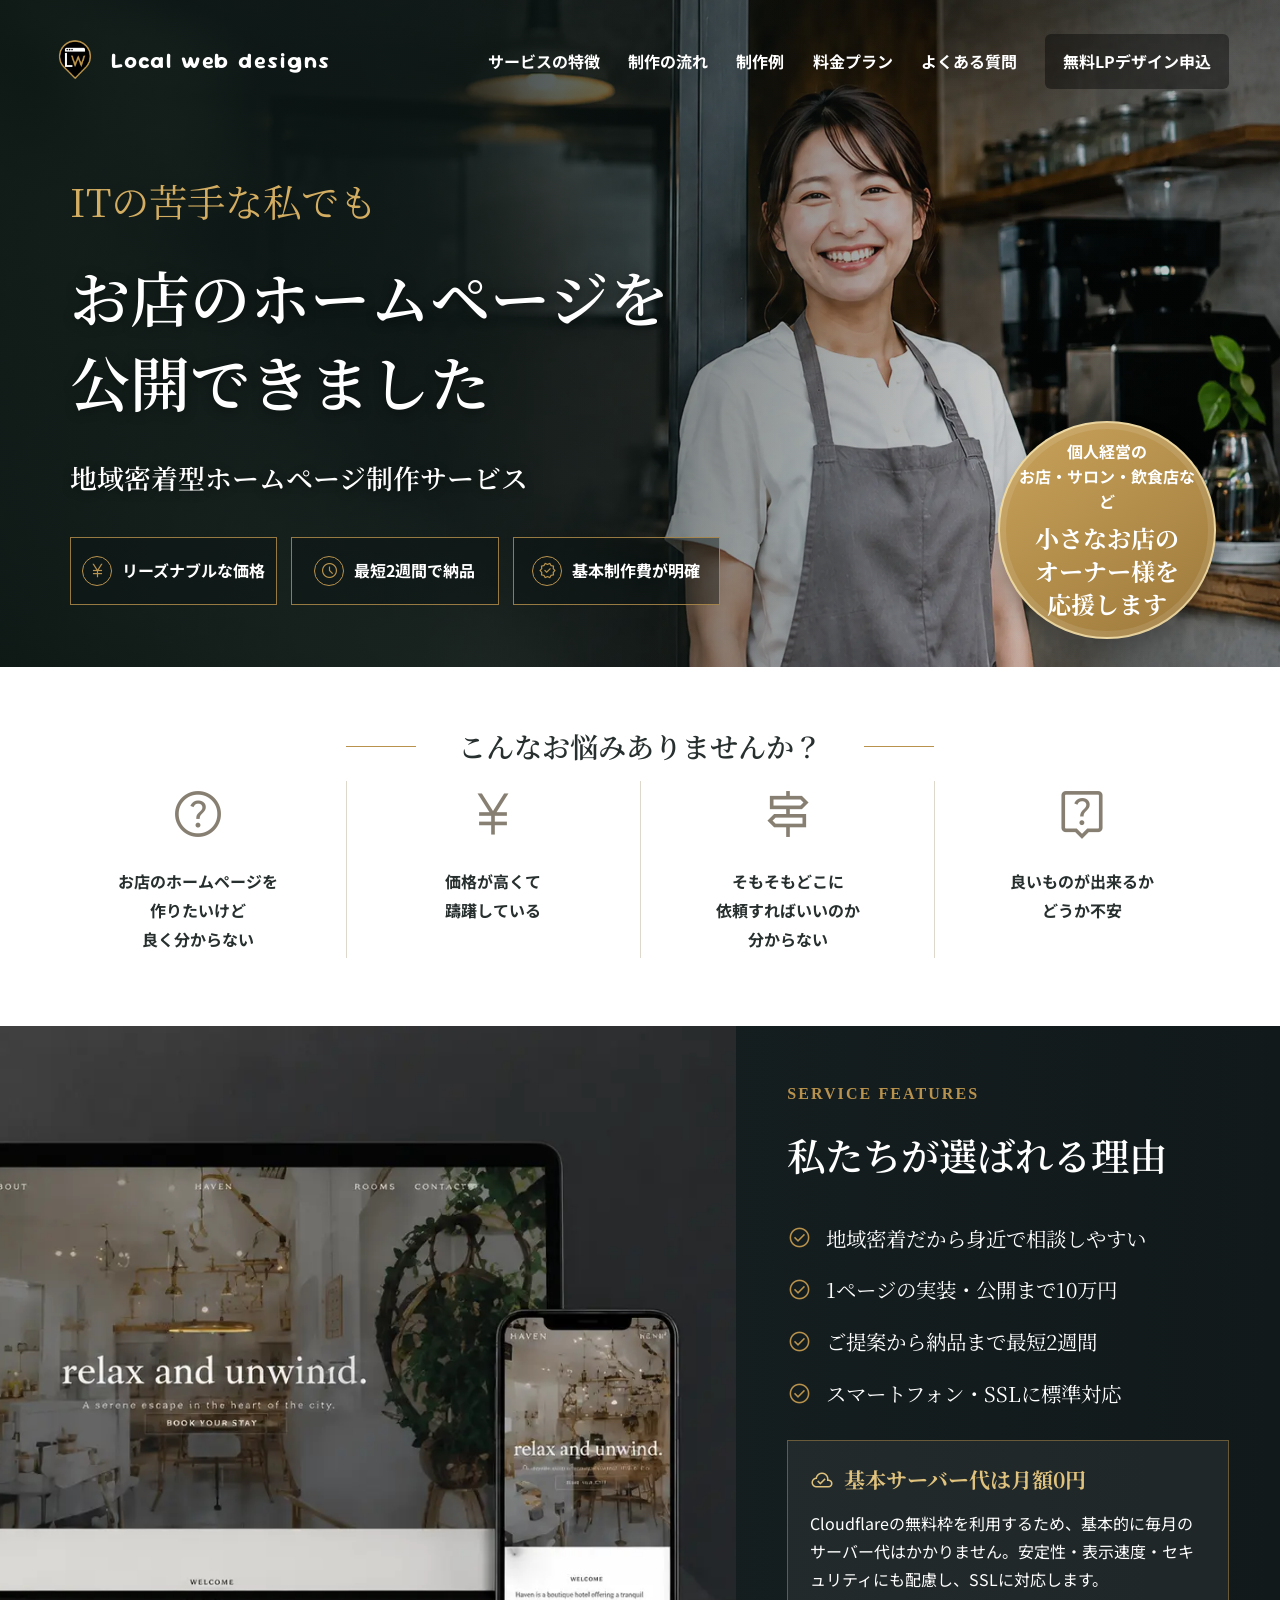
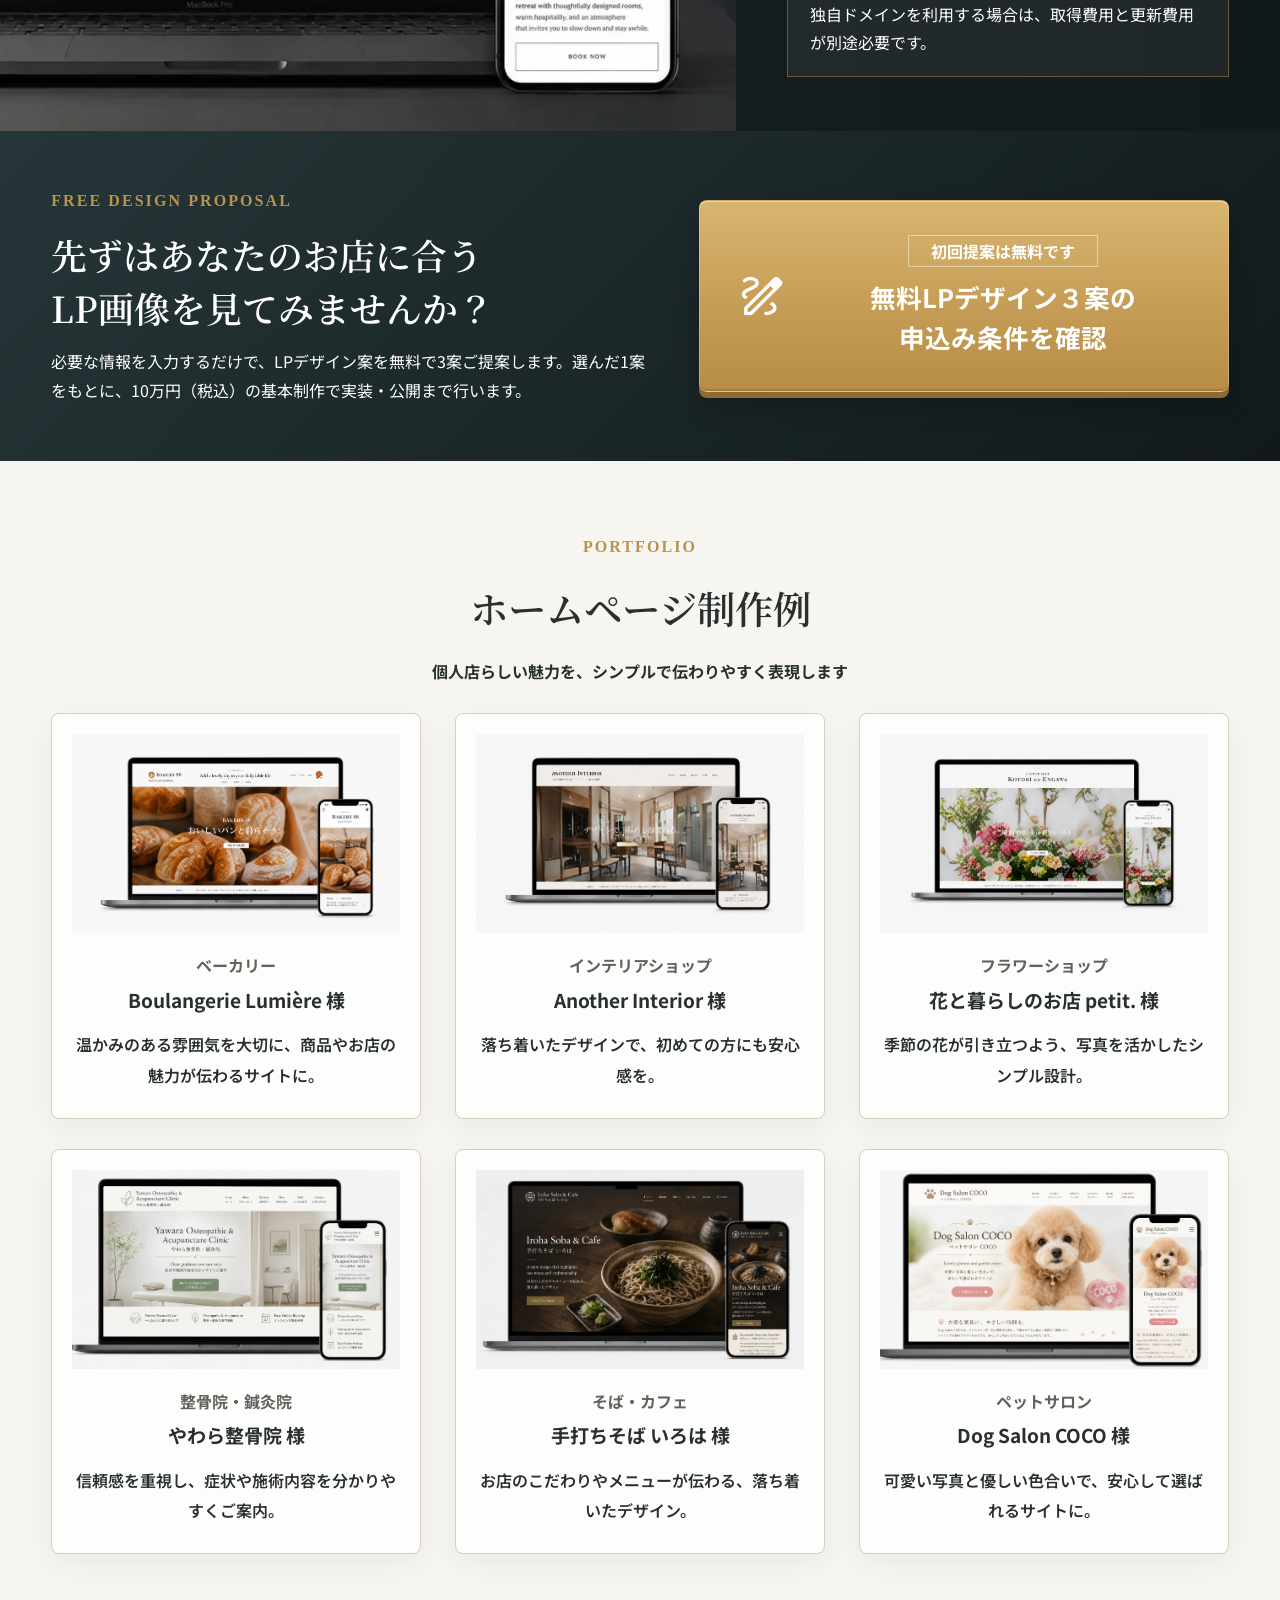
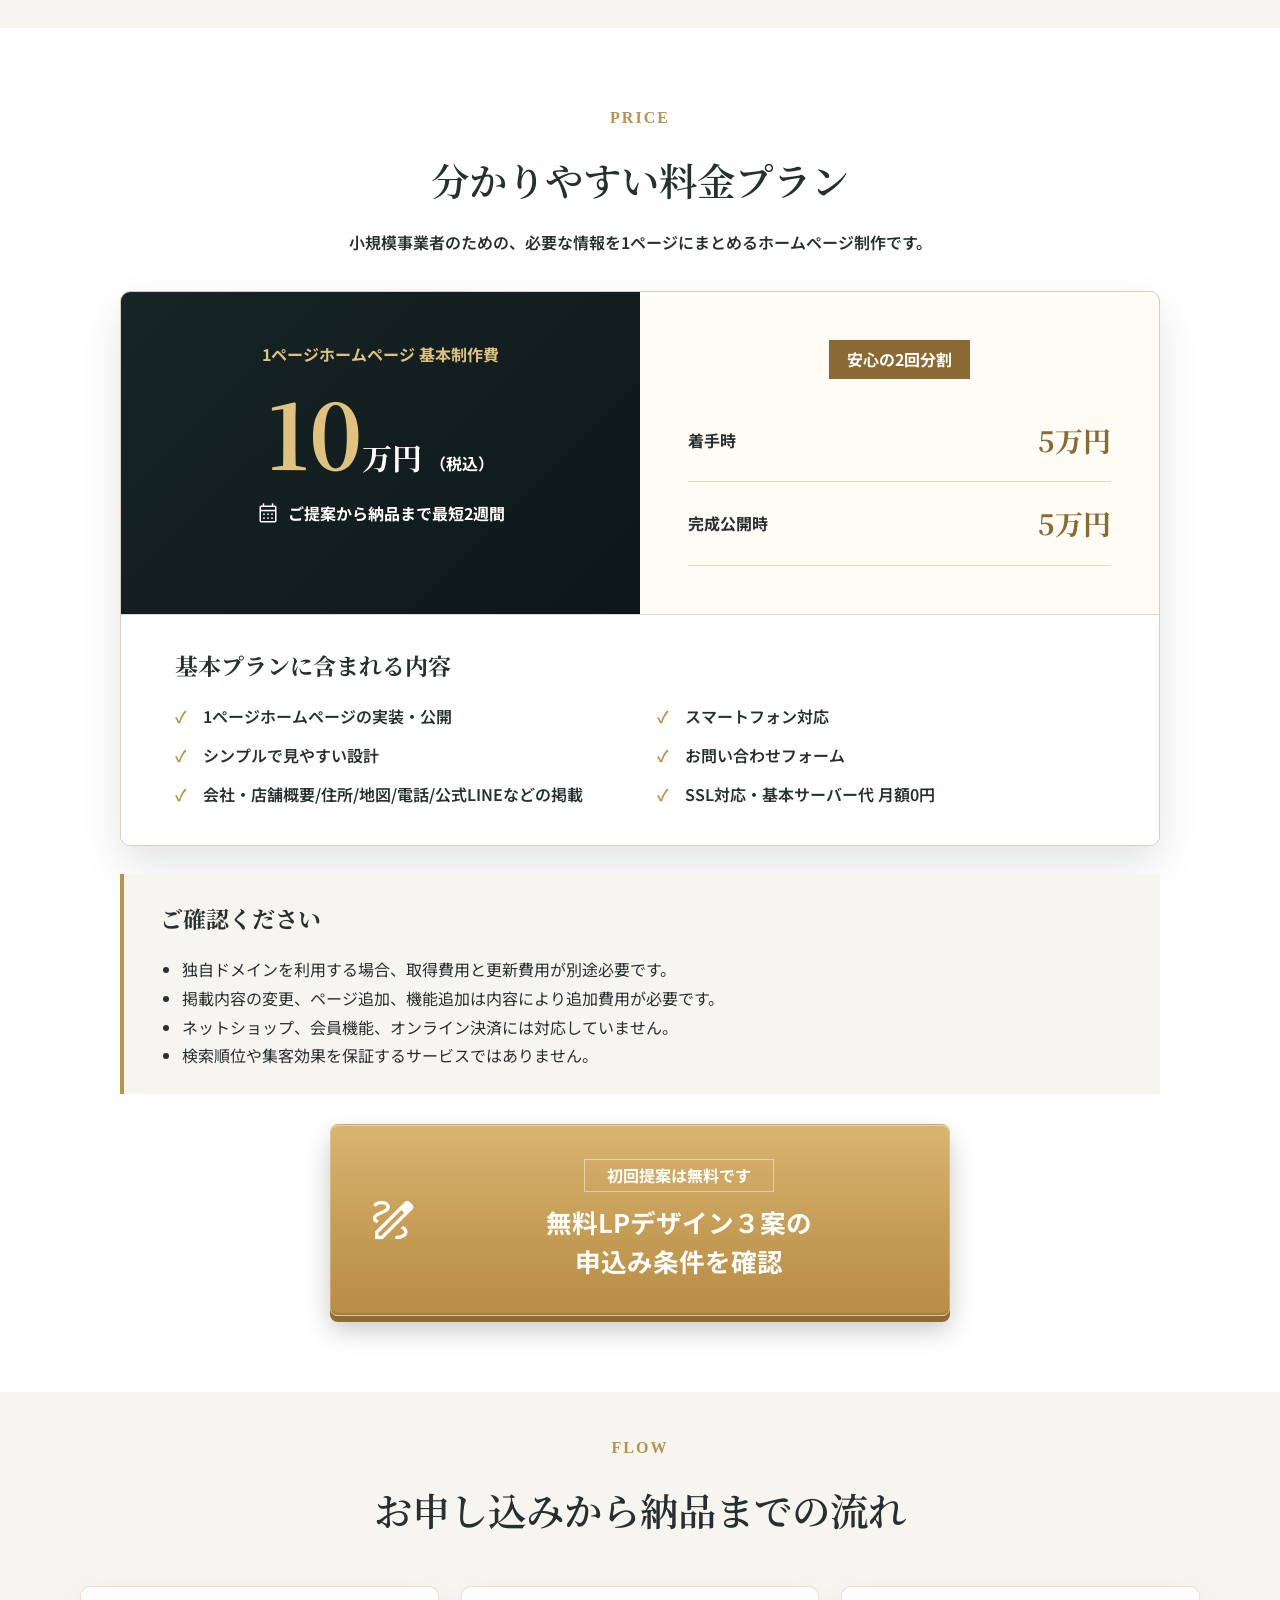
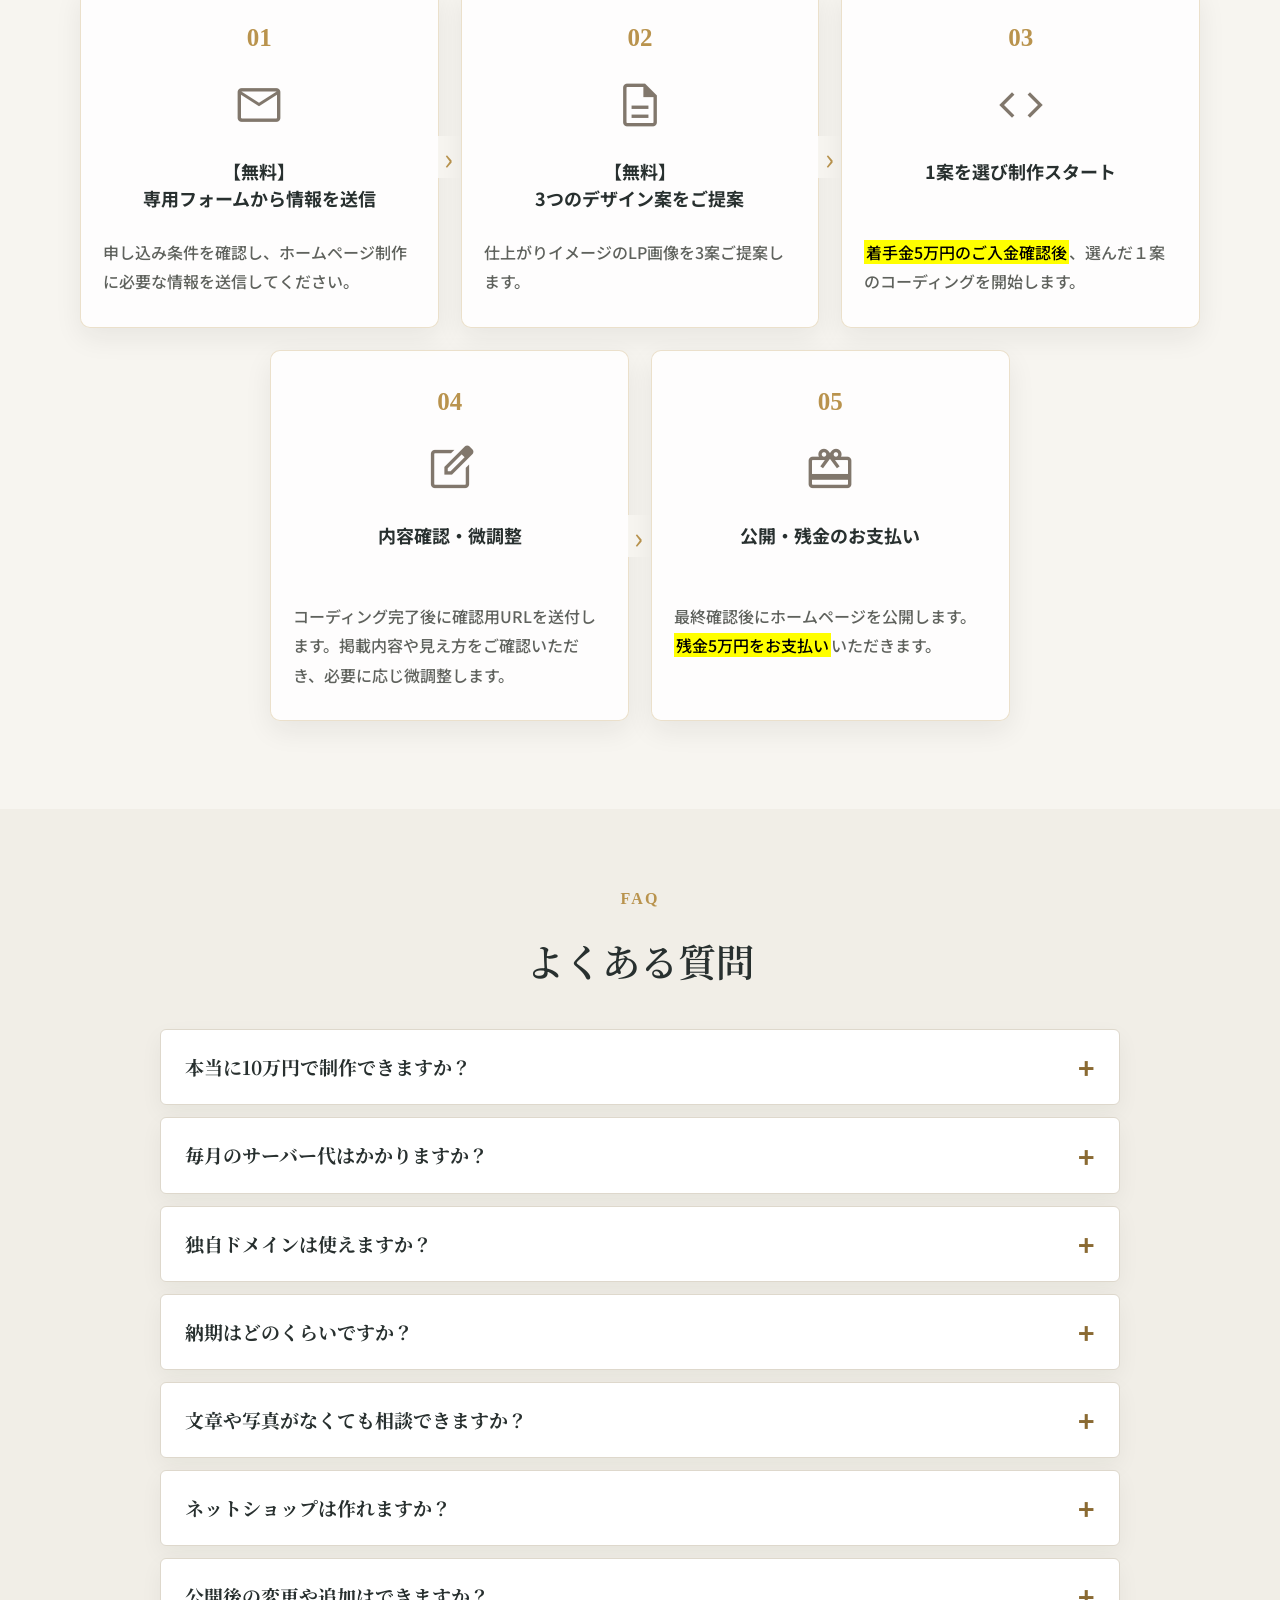
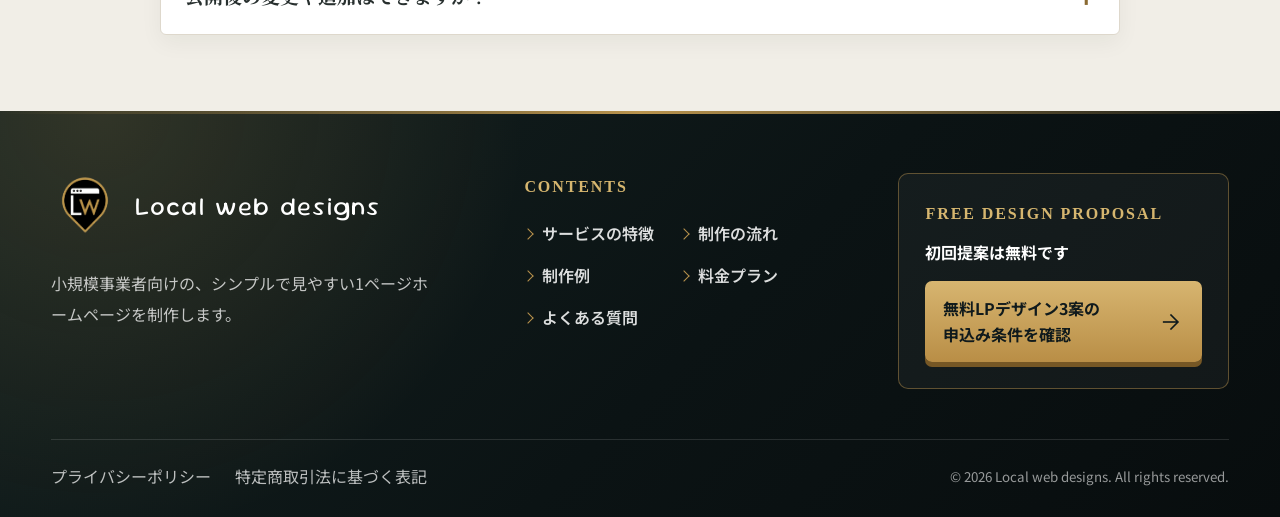
<file: index.html>
<!DOCTYPE html>
<html lang="ja">

<head>
	<meta charset="UTF-8">
	<meta name="robots" content="noindex">
	<meta name="viewport" content="width=device-width, initial-scale=1.0">
	<meta name="description" content="Local web designsは、小規模事業者向けの1ページホームページを10万円（税込）で制作します。無料のLPデザイン3案から1案を選び、実装・公開まで最短2週間で対応します。">
	<title>Local web designs | 小規模事業者向けホームページ制作</title>
	<meta property="og:title" content="Local web designs | 小規模事業者向けホームページ制作">
	<meta property="og:description" content="1ページホームページを10万円（税込）で制作。無料のLPデザイン3案から実装・公開まで、最短2週間で対応します。">
	<meta property="og:type" content="website">
	<meta property="og:url" content="https://local-web-designs.com/">
	<meta property="og:image" content="https://local-web-designs.com/assets/images/MV.webp">
	<meta property="og:site_name" content="Local web designs">

	<!-- Favicon -->
	<link rel="icon" type="image/png" href="./assets/images/favicon-96x96.png" sizes="96x96" />
	<link rel="icon" type="image/svg+xml" href="./assets/images/favicon.svg" />
	<link rel="shortcut icon" href="./assets/images/favicon.ico" />
	<link rel="apple-touch-icon" sizes="180x180" href="./assets/images/apple-touch-icon.png" />
	<link rel="manifest" href="./assets/images/site.webmanifest" />

	<link rel="preconnect" href="https://fonts.googleapis.com">
	<link rel="preconnect" href="https://fonts.gstatic.com" crossorigin>
	<link href="https://fonts.googleapis.com/css2?family=Material+Symbols+Outlined&family=Noto+Sans+JP:wght@400;500;600;700&family=Noto+Serif+JP:wght@500;600;700&family=Sour+Gummy:wght@400;500;600;700&display=swap" rel="stylesheet">
	<link rel="stylesheet" href="./assets/css/style.css?v=20260722-2">
</head>

<body class="home-page">
	<header class="site-header">

		<a class="site-logo" href="./index.html" aria-label="Local web designs トップページ">
			<img src="./assets/images/logo.png" alt="">
			<span class="site-name">Local web designs</span>
		</a>
		<button class="menu-button" type="button" aria-label="メニューを開閉する" aria-controls="global-nav" aria-expanded="false">
			<span class="material-symbols-outlined" aria-hidden="true">menu</span>
		</button>
		<nav class="global-nav" id="global-nav" aria-label="グローバルナビゲーション">
			<a href="#features">サービスの特徴</a>
			<a href="#flow">制作の流れ</a>
			<a href="#portfolio">制作例</a>
			<a href="#pricing">料金プラン</a>
			<a href="#faq">よくある質問</a>
			<a class="nav-contact" href="./lp-design-check.html">無料LPデザイン申込</a>
		</nav>
	</header>

	<main>
		<section class="mv" aria-labelledby="hero-title">
			<img class="hero-image" src="./assets/images/MV.webp" alt="カフェで笑顔で立つ小さなお店のオーナー">
			<div class="hero-overlay"></div>
			<div class="hero-content">
				<p class="hero-lead">ITの苦手な私でも</p>
				<h1 id="hero-title">お店のホームページを<br>公開できました</h1>
				<p class="hero-subtitle">地域密着型ホームページ制作サービス</p>
				<ul class="hero-points" aria-label="サービスの特徴">
					<li><span class="material-symbols-outlined" aria-hidden="true">currency_yen</span>リーズナブルな価格</li>
					<li><span class="material-symbols-outlined" aria-hidden="true">schedule</span>最短2週間で納品</li>
					<li><span class="material-symbols-outlined" aria-hidden="true">verified</span>基本制作費が明確</li>
				</ul>
			</div>
			<div class="hero-badge" aria-label="個人経営の小さなお店のオーナー様を応援します">
				<span>個人経営の<br>お店・サロン・飲食店など</span>
				<strong>小さなお店の<br>オーナー様を<br>応援します</strong>
			</div>
		</section>
		<section class="worries" aria-labelledby="worries-title">
			<div class="section-title-line">
				<span></span>
				<h2 id="worries-title">こんなお悩みありませんか？</h2>
				<span></span>
			</div>
			<div class="worry-grid">
				<article class="worry-item">
					<span class="material-symbols-outlined" aria-hidden="true">help_outline</span>
					<p>お店のホームページを<br>作りたいけど<br>良く分からない</p>
				</article>
				<article class="worry-item">
					<span class="material-symbols-outlined" aria-hidden="true">currency_yen</span>
					<p>価格が高くて<br>躊躇している</p>
				</article>
				<article class="worry-item">
					<span class="material-symbols-outlined" aria-hidden="true">signpost</span>
					<p>そもそもどこに<br>依頼すればいいのか<br>分からない</p>
				</article>
				<article class="worry-item">
					<span class="material-symbols-outlined" aria-hidden="true">live_help</span>
					<p>良いものが出来るか<br>どうか不安</p>
				</article>
			</div>
		</section>

		<section class="features dark-section" id="features" aria-labelledby="features-title">
			<div class="features-visual">
				<img src="./assets/images/service_features.webp" alt="制作したホームページを表示するノートパソコンとスマートフォン">
			</div>
			<div class="features-text">
				<p class="section-kicker">SERVICE FEATURES</p>
				<h2 id="features-title">私たちが選ばれる理由</h2>
				<ul class="feature-list">
					<li><span class="material-symbols-outlined" aria-hidden="true">check_circle</span>地域密着だから身近で相談しやすい</li>
					<li><span class="material-symbols-outlined" aria-hidden="true">check_circle</span>1ページの実装・公開まで10万円</li>
					<li><span class="material-symbols-outlined" aria-hidden="true">check_circle</span>ご提案から納品まで最短2週間</li>
					<li><span class="material-symbols-outlined" aria-hidden="true">check_circle</span>スマートフォン・SSLに標準対応</li>
				</ul>
				<div class="server-note">
					<h3><span class="material-symbols-outlined" aria-hidden="true">cloud_done</span>基本サーバー代は月額0円</h3>
					<p>Cloudflareの無料枠を利用するため、基本的に毎月のサーバー代はかかりません。安定性・表示速度・セキュリティにも配慮し、SSLに対応します。</p>
					<p>独自ドメインを利用する場合は、取得費用と更新費用が別途必要です。</p>
				</div>
			</div>
		</section>

		<section class="free-design-cta" aria-labelledby="free-design-title">
			<div class="free-design-cta__inner">
				<div>
					<p class="section-kicker">FREE DESIGN PROPOSAL</p>
					<h2 id="free-design-title">先ずはあなたのお店に合う<br>LP画像を見てみませんか？</h2>
					<p>必要な情報を入力するだけで、LPデザイン案を無料で3案ご提案します。選んだ1案をもとに、10万円（税込）の基本制作で実装・公開まで行います。</p>
				</div>
				<a class="large-contact-button free-design-cta__button" href="./lp-design-check.html">
					<span class="material-symbols-outlined" aria-hidden="true">draw</span>
					<span><small>初回提案は無料です</small>無料LPデザイン３案の<br>申込み条件を確認</span>
				</a>
			</div>
		</section>

		<section class="portfolio" id="portfolio" aria-labelledby="portfolio-title">
			<p class="section-kicker">PORTFOLIO</p>
			<h2 id="portfolio-title">ホームページ制作例</h2>
			<p class="section-copy">個人店らしい魅力を、シンプルで伝わりやすく表現します</p>
			<div class="portfolio-grid">
				<article class="portfolio-card">
					<a href="https://bakery-lumiere.pages.dev/" target="_blank" rel="noopener noreferrer">
						<img src="./assets/images/sample-1.webp" alt="ベーカリーのホームページ制作例">
					</a>
					<p class="portfolio-type">ベーカリー</p>
					<h3>Boulangerie Lumière 様</h3>
					<p>温かみのある雰囲気を大切に、商品やお店の魅力が伝わるサイトに。</p>
				</article>
				<article class="portfolio-card">
					<a href="https://another-interior.pages.dev/" target="_blank" rel="noopener noreferrer">
						<img src="./assets/images/sample-2.webp" alt="インテリアショップのホームページ制作例">
					</a>
					<p class="portfolio-type">インテリアショップ</p>
					<h3>Another Interior 様</h3>
					<p>落ち着いたデザインで、初めての方にも安心感を。</p>
				</article>
				<article class="portfolio-card">
					<a href="https://kotori-flower-shop.pages.dev/" target="_blank" rel="noopener noreferrer">
						<img src="./assets/images/sample-3.webp" alt="フラワーショップのホームページ制作例">
					</a>
					<p class="portfolio-type">フラワーショップ</p>
					<h3>花と暮らしのお店 petit. 様</h3>
					<p>季節の花が引き立つよう、写真を活かしたシンプル設計。</p>
				</article>
				<article class="portfolio-card">
					<a href="https://yawara-osteopathic-acupuncture-clinic.pages.dev/" target="_blank" rel="noopener noreferrer">
						<img src="./assets/images/sample-4.webp" alt="整骨院・鍼灸院のホームページ制作例">
					</a>
					<p class="portfolio-type">整骨院・鍼灸院</p>
					<h3>やわら整骨院 様</h3>
					<p>信頼感を重視し、症状や施術内容を分かりやすくご案内。</p>
				</article>
				<article class="portfolio-card">
					<a href="https://iroha-soba-cafe.pages.dev/" target="_blank" rel="noopener noreferrer">
						<img src="./assets/images/sample-5.webp" alt="そば・カフェのホームページ制作例">
					</a>
					<p class="portfolio-type">そば・カフェ</p>
					<h3>手打ちそば いろは 様</h3>
					<p>お店のこだわりやメニューが伝わる、落ち着いたデザイン。</p>
				</article>
				<article class="portfolio-card">
					<a href="https://dog-salon-coco.pages.dev/" target="_blank" rel="noopener noreferrer">
						<img src="./assets/images/sample-6.webp" alt="ペットサロンのホームページ制作例">
					</a>
					<p class="portfolio-type">ペットサロン</p>
					<h3>Dog Salon COCO 様</h3>
					<p>可愛い写真と優しい色合いで、安心して選ばれるサイトに。</p>
				</article>
			</div>
		</section>

		<section class="pricing" id="pricing" aria-labelledby="pricing-title">
			<div class="pricing-heading">
				<p class="section-kicker">PRICE</p>
				<h2 id="pricing-title">分かりやすい料金プラン</h2>
				<p>小規模事業者のための、必要な情報を1ページにまとめるホームページ制作です。</p>
			</div>
			<div class="pricing-card">
				<div class="pricing-summary">
					<p class="pricing-label">1ページホームページ 基本制作費</p>
					<p class="pricing-amount"><strong>10</strong>万円 <span>（税込）</span></p>
					<p class="pricing-speed"><span class="material-symbols-outlined" aria-hidden="true">calendar_month</span>ご提案から納品まで最短2週間</p>
				</div>
				<div class="payment-plan" aria-label="お支払いの内訳">
					<p>安心の2回分割</p>
					<div><span>着手時</span><strong>5万円</strong></div>
					<div><span>完成公開時</span><strong>5万円</strong></div>
				</div>
				<div class="pricing-includes">
					<h3>基本プランに含まれる内容</h3>
					<ul>
						<li>1ページホームページの実装・公開</li>
						<li>スマートフォン対応</li>
						<li>シンプルで見やすい設計</li>
						<li>お問い合わせフォーム</li>
						<li>会社・店舗概要/住所/地図/電話/公式LINEなどの掲載</li>
						<li>SSL対応・基本サーバー代 月額0円</li>
					</ul>
				</div>
			</div>
			<div class="pricing-notes" aria-labelledby="pricing-notes-title">
				<h3 id="pricing-notes-title">ご確認ください</h3>
				<ul>
					<li>独自ドメインを利用する場合、取得費用と更新費用が別途必要です。</li>
					<li>掲載内容の変更、ページ追加、機能追加は内容により追加費用が必要です。</li>
					<li>ネットショップ、会員機能、オンライン決済には対応していません。</li>
					<li>検索順位や集客効果を保証するサービスではありません。</li>
				</ul>
			</div>
			<a class="large-contact-button pricing-cta" href="./lp-design-check.html">
				<span class="material-symbols-outlined" aria-hidden="true">draw</span>
				<span><small>初回提案は無料です</small>無料LPデザイン３案の<br>申込み条件を確認</span>
			</a>
		</section>

		<section class="flow" id="flow" aria-labelledby="flow-title">
			<p class="section-kicker">FLOW</p>
			<h2 id="flow-title">お申し込みから<br class="sp-break">納品までの流れ</h2>
			<div class="flow-steps">
				<article class="flow-step">
					<p class="flow-number">01</p>
					<span class="material-symbols-outlined" aria-hidden="true">mail</span>
					<h3>【無料】<br>専用フォームから情報を送信</h3>
					<p>申し込み条件を確認し、ホームページ制作に必要な情報を送信してください。</p>
				</article>
				<article class="flow-step">
					<p class="flow-number">02</p>
					<span class="material-symbols-outlined" aria-hidden="true">description</span>
					<h3>【無料】<br>3つのデザイン案をご提案</h3>
					<p>仕上がりイメージのLP画像を3案ご提案します。</p>
				</article>
				<article class="flow-step">
					<p class="flow-number">03</p>
					<span class="material-symbols-outlined" aria-hidden="true">code</span>
					<h3>1案を選び制作スタート</h3>
					<p><mark>着手金5万円のご入金確認後</mark>、選んだ１案のコーディングを開始します。</p>
				</article>
				<article class="flow-step">
					<p class="flow-number">04</p>
					<span class="material-symbols-outlined" aria-hidden="true">edit_square</span>
					<h3>内容確認・微調整</h3>
					<p>コーディング完了後に確認用URLを送付します。掲載内容や見え方をご確認いただき、必要に応じ微調整します。</p>
				</article>
				<article class="flow-step">
					<p class="flow-number">05</p>
					<span class="material-symbols-outlined" aria-hidden="true">redeem</span>
					<h3>公開・残金のお支払い</h3>
					<p>最終確認後にホームページを公開します。<mark>残金5万円をお支払い</mark>いただきます。</p>
				</article>
			</div>
		</section>

		<section class="faq" id="faq" aria-labelledby="faq-title">
			<div class="faq-heading">
				<p class="section-kicker">FAQ</p>
				<h2 id="faq-title">よくある質問</h2>
			</div>
			<div class="faq-list">
				<details>
					<summary>本当に10万円で制作できますか？</summary>
					<p>はい。1ページホームページの実装・公開、スマートフォン対応、お問い合わせフォーム、地図、SSL対応まで基本制作費10万円（税込）に含まれます。ページ追加や標準外の機能、追加作業が必要な場合は事前にご案内します。</p>
				</details>
				<details>
					<summary>毎月のサーバー代はかかりますか？</summary>
					<p>Cloudflareの無料枠を利用するため、基本的に毎月のサーバー代は0円です。サービス内容や利用状況の変更により費用が必要になる場合は、事前にご相談します。</p>
				</details>
				<details>
					<summary>独自ドメインは使えますか？</summary>
					<p>はい、利用できます。独自ドメインの取得費用と更新費用は基本制作費に含まれず、別途必要です。</p>
				</details>
				<details>
					<summary>納期はどのくらいですか？</summary>
					<p>必要な情報や素材が揃い、確認がスムーズに進んだ場合、ご提案から納品まで最短2週間です。内容や確認状況により前後します。</p>
				</details>
				<details>
					<summary>文章や写真がなくても相談できますか？</summary>
					<p>はい。分からない項目は「おまかせ」でお申し込みいただけます。文章作成サポートやAI素材画像の作成など、必要な追加対応は内容と費用をご案内します。</p>
				</details>
				<details>
					<summary>ネットショップは作れますか？</summary>
					<p>ネットショップ、会員機能、オンライン決済には対応していません。既存の外部ネットショップや予約サービスへのリンク設置はご相談いただけます。</p>
				</details>
				<details>
					<summary>公開後の変更や追加はできますか？</summary>
					<p>はい。掲載内容の変更、ページ追加、機能追加は内容に応じて追加費用をご案内します。</p>
				</details>
			</div>
		</section>

	</main>

	<footer class="site-footer home-footer">
		<div class="home-footer__inner">
			<div class="home-footer__brand">
				<a class="home-footer__logo" href="./index.html" aria-label="Local web designs トップページ">
					<img src="./assets/images/logo.png" alt="">
					<span>Local web designs</span>
				</a>
				<p>小規模事業者向けの、シンプルで見やすい1ページホームページを制作します。</p>
			</div>
			<nav class="home-footer__nav" aria-label="フッターナビゲーション">
				<p class="home-footer__title">CONTENTS</p>
				<div>
					<a href="./index.html#features">サービスの特徴</a>
					<a href="./index.html#flow">制作の流れ</a>
					<a href="./index.html#portfolio">制作例</a>
					<a href="./index.html#pricing">料金プラン</a>
					<a href="./index.html#faq">よくある質問</a>
				</div>
			</nav>
			<div class="home-footer__cta">
				<p class="home-footer__title">FREE DESIGN PROPOSAL</p>
				<p>初回提案は無料です</p>
				<a href="./lp-design-check.html">
					<span>無料LPデザイン3案の<br>申込み条件を確認</span>
					<span class="material-symbols-outlined" aria-hidden="true">arrow_forward</span>
				</a>
			</div>
		</div>
		<div class="home-footer__bottom">
			<div class="footer-legal-links">
				<a class="footer-policy" href="./privacy-policy.html">プライバシーポリシー</a>
				<a class="footer-policy" href="./law.html">特定商取引法に基づく表記</a>
			</div>
			<small>&copy; 2026 Local web designs. All rights reserved.</small>
		</div>
	</footer>

	<script src="./assets/js/main.js?v=20260722-1"></script>
</body>
</html>
</file>
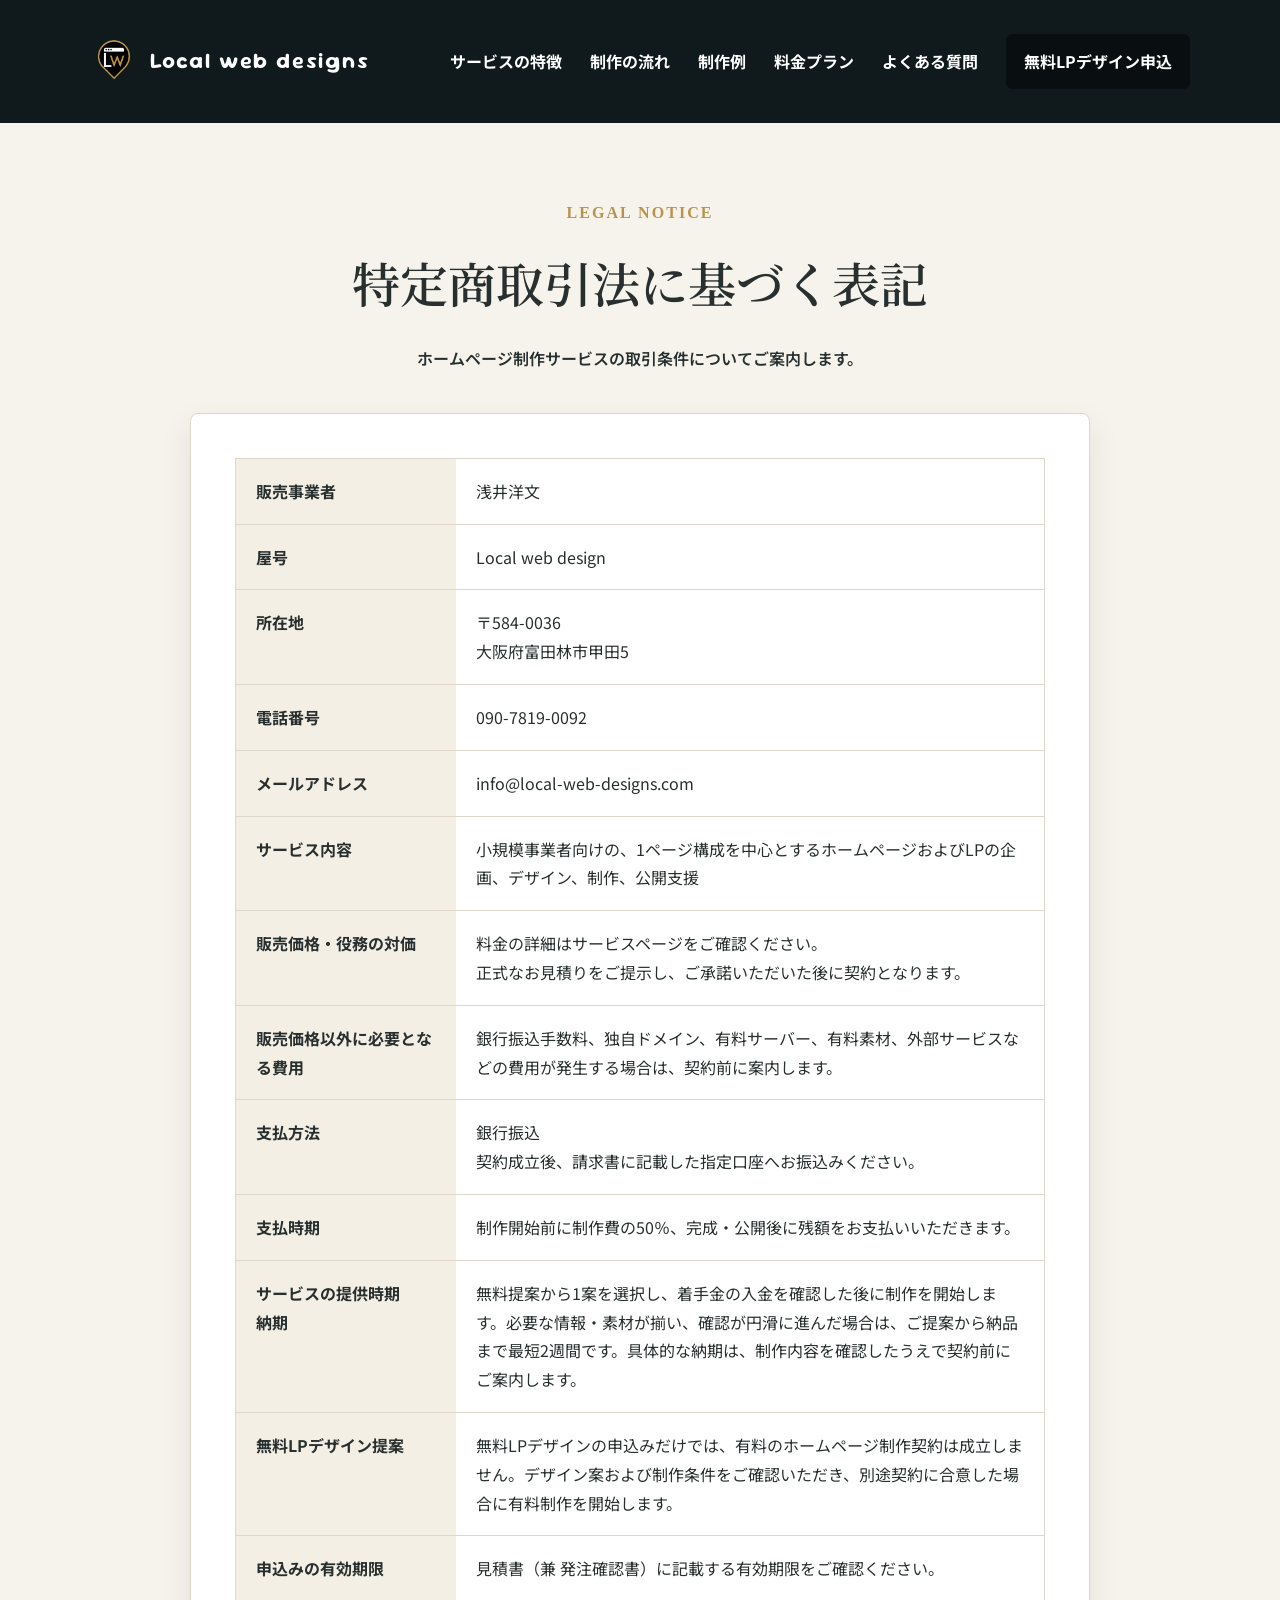
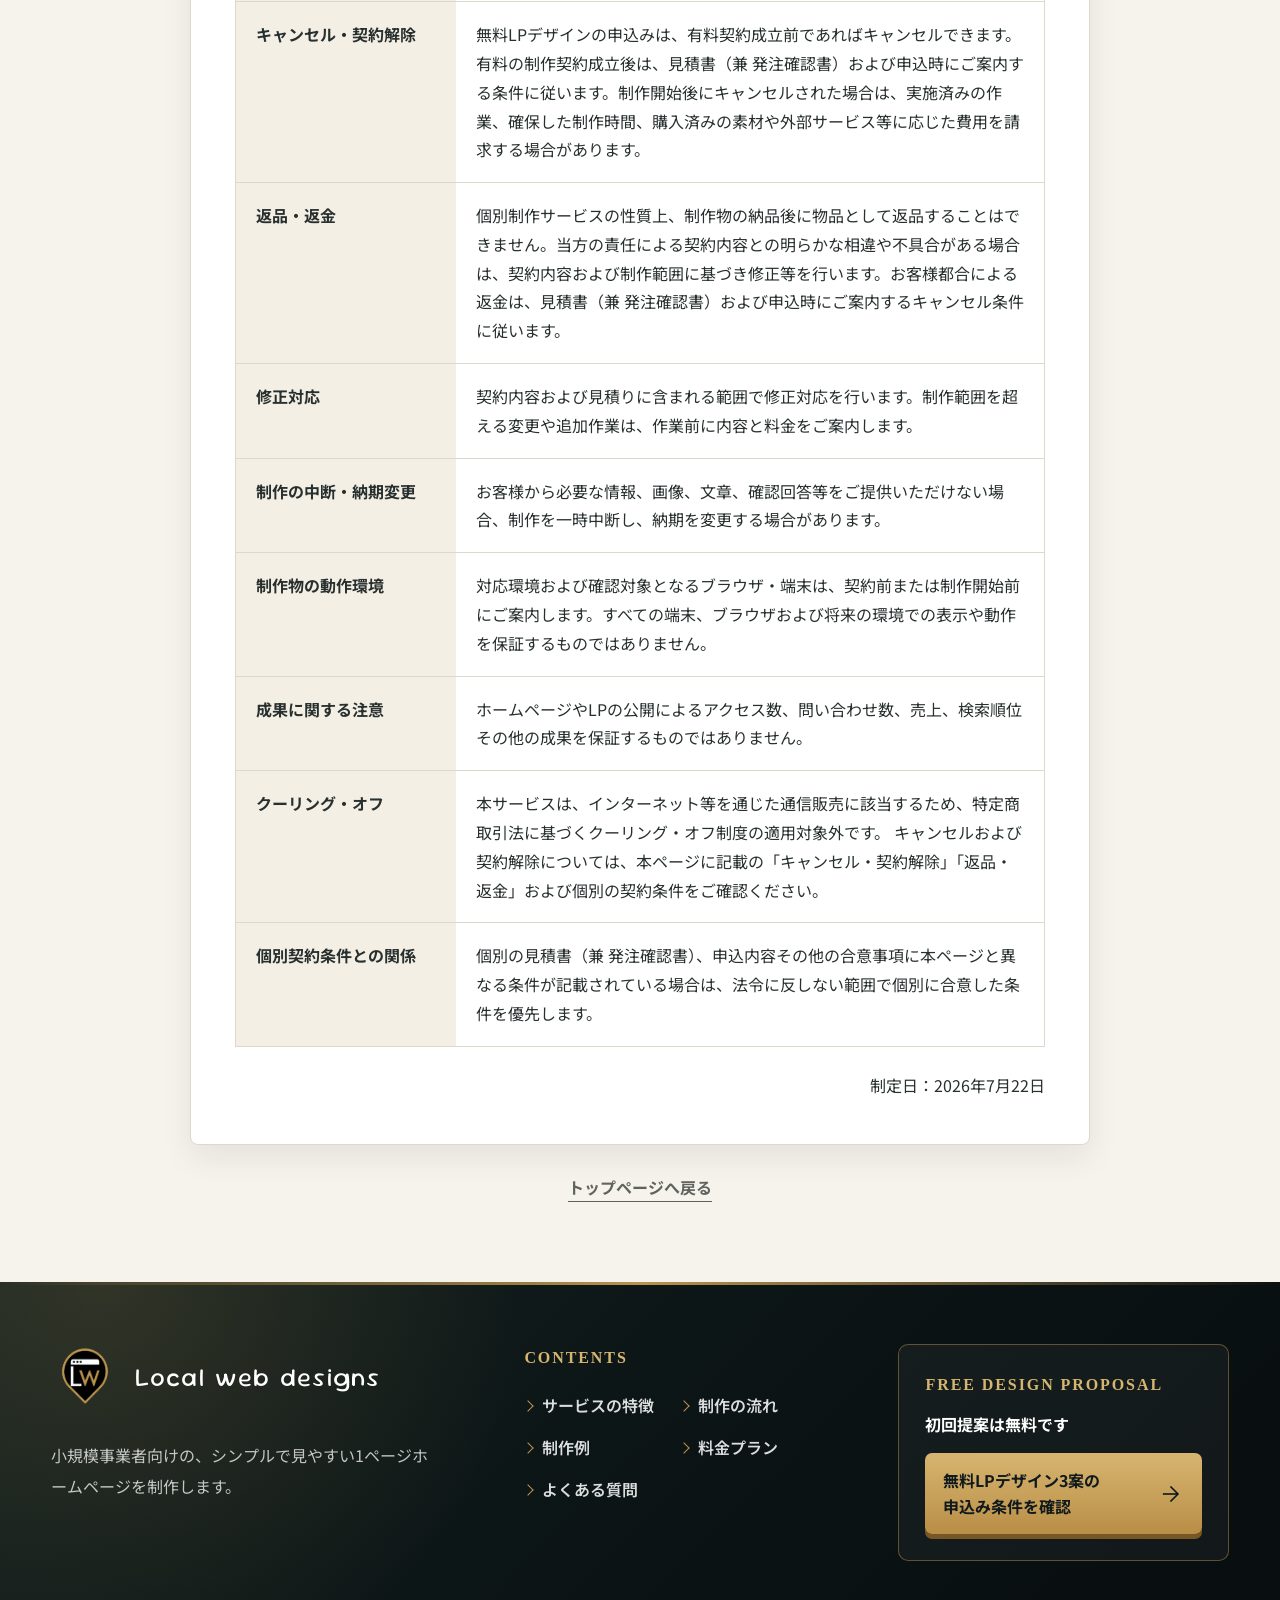
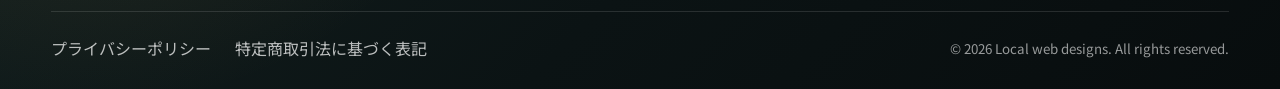
<file: law.html>
<!DOCTYPE html>

<html lang="ja">
<head>
	<meta charset="utf-8" />
	<meta content="noindex" name="robots" />
	<meta content="width=device-width, initial-scale=1.0" name="viewport" />
	<meta content="Local web designsの特定商取引法に基づく表記です。" name="description" />
	<title>特定商取引法に基づく表記 | Local web designs</title>
	<meta content="特定商取引法に基づく表記 | Local web designs" property="og:title" />
	<meta content="ホームページ制作サービスの取引条件についてご案内します。" property="og:description" />
	<meta content="website" property="og:type" />
	<meta content="https://local-web-designs.com/law.html" property="og:url" />
	<meta content="Local web designs" property="og:site_name" />
	<!-- Favicon -->
	<link href="./assets/images/favicon-96x96.png" rel="icon" sizes="96x96" type="image/png" />
	<link href="./assets/images/favicon.svg" rel="icon" type="image/svg+xml" />
	<link href="./assets/images/favicon.ico" rel="shortcut icon" />
	<link href="./assets/images/apple-touch-icon.png" rel="apple-touch-icon" sizes="180x180" />
	<link href="./assets/images/site.webmanifest" rel="manifest" />
	<link href="https://fonts.googleapis.com" rel="preconnect" />
	<link crossorigin="" href="https://fonts.gstatic.com" rel="preconnect" />
	<link href="https://fonts.googleapis.com/css2?family=Material+Symbols+Outlined&amp;family=Noto+Sans+JP:wght@400;500;600;700&amp;family=Noto+Serif+JP:wght@500;600;700&amp;family=Sour+Gummy:wght@400;500;600;700&amp;display=swap" rel="stylesheet" />
	<link href="./assets/css/style.css?v=20260722-2" rel="stylesheet" />
</head>
<body class="sub-page">
	<header class="site-header sub-header">
		<a aria-label="Local web designs トップページ" class="site-logo" href="./index.html">
			<img alt="" src="./assets/images/logo.png" />
			<span class="site-name">Local web designs</span>
		</a>
		<button aria-controls="global-nav" aria-expanded="false" aria-label="メニューを開閉する" class="menu-button" type="button">
			<span aria-hidden="true" class="material-symbols-outlined">menu</span>
		</button>
		<nav aria-label="グローバルナビゲーション" class="global-nav" id="global-nav">
			<a href="./index.html#features">サービスの特徴</a>
			<a href="./index.html#flow">制作の流れ</a>
			<a href="./index.html#portfolio">制作例</a>
			<a href="./index.html#pricing">料金プラン</a>
			<a href="./index.html#faq">よくある質問</a>
			<a class="nav-contact" href="./lp-design-check.html">無料LPデザイン申込</a>
		</nav>
	</header>
	<main>
		<section aria-labelledby="law-title" class="page-hero">
			<p class="section-kicker">LEGAL NOTICE</p>
			<h1 id="law-title">特定商取引法に基づく表記</h1>
			<p>ホームページ制作サービスの取引条件についてご案内します。</p>
		</section>
		<div class="privacy-layout">
			<section class="privacy-section">
				<dl class="legal-details">
					<div class="legal-details__row">
						<dt>販売事業者</dt>
						<dd>浅井洋文</dd>
					</div>
					<div class="legal-details__row">
						<dt>屋号</dt>
						<dd>Local web design</dd>
					</div>
					<div class="legal-details__row">
						<dt>所在地</dt>
						<dd>〒584-0036<br />大阪府富田林市甲田5</dd>
					</div>
					<div class="legal-details__row">
						<dt>電話番号</dt>
						<dd>090-7819-0092</dd>
					</div>
					<div class="legal-details__row">
						<dt>メールアドレス</dt>
						<dd><span>info@local-web-designs.com</span></dd>
					</div>
					<div class="legal-details__row">
						<dt>サービス内容</dt>
						<dd>小規模事業者向けの、1ページ構成を中心とするホームページおよびLPの企画、デザイン、制作、公開支援</dd>
					</div>
					<div class="legal-details__row">
						<dt>販売価格・役務の対価</dt>
						<dd>料金の詳細はサービスページをご確認ください。<br>
							正式なお見積りをご提示し、ご承諾いただいた後に契約となります。</dd>
					</div>
					<div class="legal-details__row">
						<dt>販売価格以外に必要となる費用</dt>
						<dd>銀行振込手数料、独自ドメイン、有料サーバー、有料素材、外部サービスなどの費用が発生する場合は、契約前に案内します。</dd>
					</div>
					<div class="legal-details__row">
						<dt>支払方法</dt>
						<dd>銀行振込<br />
							契約成立後、請求書に記載した指定口座へお振込みください。</dd>
					</div>
					<div class="legal-details__row">
						<dt>支払時期</dt>
						<dd>制作開始前に制作費の50％、完成・公開後に残額をお支払いいただきます。</dd>
					</div>
					<div class="legal-details__row">
						<dt>サービスの提供時期<br />納期</dt>
						<dd>無料提案から1案を選択し、着手金の入金を確認した後に制作を開始します。必要な情報・素材が揃い、確認が円滑に進んだ場合は、ご提案から納品まで最短2週間です。具体的な納期は、制作内容を確認したうえで契約前にご案内します。</dd>
					</div>
					<div class="legal-details__row">
						<dt>無料LPデザイン提案</dt>
						<dd>無料LPデザインの申込みだけでは、有料のホームページ制作契約は成立しません。デザイン案および制作条件をご確認いただき、別途契約に合意した場合に有料制作を開始します。</dd>
					</div>
					<div class="legal-details__row">
						<dt>申込みの有効期限</dt>
						<dd>見積書（兼 発注確認書）に記載する有効期限をご確認ください。</dd>
					</div>
					<div class="legal-details__row">
						<dt>キャンセル・契約解除</dt>
						<dd>無料LPデザインの申込みは、有料契約成立前であればキャンセルできます。有料の制作契約成立後は、見積書（兼 発注確認書）および申込時にご案内する条件に従います。制作開始後にキャンセルされた場合は、実施済みの作業、確保した制作時間、購入済みの素材や外部サービス等に応じた費用を請求する場合があります。</dd>
					</div>
					<div class="legal-details__row">
						<dt>返品・返金</dt>
						<dd>個別制作サービスの性質上、制作物の納品後に物品として返品することはできません。当方の責任による契約内容との明らかな相違や不具合がある場合は、契約内容および制作範囲に基づき修正等を行います。お客様都合による返金は、見積書（兼 発注確認書）および申込時にご案内するキャンセル条件に従います。</dd>
					</div>
					<div class="legal-details__row">
						<dt>修正対応</dt>
						<dd>契約内容および見積りに含まれる範囲で修正対応を行います。制作範囲を超える変更や追加作業は、作業前に内容と料金をご案内します。</dd>
					</div>
					<div class="legal-details__row">
						<dt>制作の中断・納期変更</dt>
						<dd>お客様から必要な情報、画像、文章、確認回答等をご提供いただけない場合、制作を一時中断し、納期を変更する場合があります。</dd>
					</div>
					<div class="legal-details__row">
						<dt>制作物の動作環境</dt>
						<dd>対応環境および確認対象となるブラウザ・端末は、契約前または制作開始前にご案内します。すべての端末、ブラウザおよび将来の環境での表示や動作を保証するものではありません。</dd>
					</div>
					<div class="legal-details__row">
						<dt>成果に関する注意</dt>
						<dd>ホームページやLPの公開によるアクセス数、問い合わせ数、売上、検索順位その他の成果を保証するものではありません。</dd>
					</div>
					<div class="legal-details__row">
						<dt>クーリング・オフ</dt>
						<dd>
							本サービスは、インターネット等を通じた通信販売に該当するため、特定商取引法に基づくクーリング・オフ制度の適用対象外です。

							キャンセルおよび契約解除については、本ページに記載の「キャンセル・契約解除」「返品・返金」および個別の契約条件をご確認ください。

						</dd>
					</div>
					<div class="legal-details__row">
						<dt>個別契約条件との関係</dt>
						<dd>個別の見積書（兼 発注確認書）、申込内容その他の合意事項に本ページと異なる条件が記載されている場合は、法令に反しない範囲で個別に合意した条件を優先します。</dd>
					</div>
				</dl>
				<p class="legal-enacted-date">制定日：2026年7月22日</p>
			</section>
			<a class="back-link" href="./index.html">トップページへ戻る</a>
		</div>
	</main>
	<footer class="site-footer home-footer">
		<div class="home-footer__inner">
			<div class="home-footer__brand">
				<a aria-label="Local web designs トップページ" class="home-footer__logo" href="./index.html">
					<img alt="" src="./assets/images/logo.png" />
					<span>Local web designs</span>
				</a>
				<p>小規模事業者向けの、シンプルで見やすい1ページホームページを制作します。</p>
			</div>
			<nav aria-label="フッターナビゲーション" class="home-footer__nav">
				<p class="home-footer__title">CONTENTS</p>
				<div>
					<a href="./index.html#features">サービスの特徴</a>
					<a href="./index.html#flow">制作の流れ</a>
					<a href="./index.html#portfolio">制作例</a>
					<a href="./index.html#pricing">料金プラン</a>
					<a href="./index.html#faq">よくある質問</a>
				</div>
			</nav>
			<div class="home-footer__cta">
				<p class="home-footer__title">FREE DESIGN PROPOSAL</p>
				<p>初回提案は無料です</p>
				<a href="./lp-design-check.html">
					<span>無料LPデザイン3案の<br />申込み条件を確認</span>
					<span aria-hidden="true" class="material-symbols-outlined">arrow_forward</span>
				</a>
			</div>
		</div>
		<div class="home-footer__bottom">
			<div class="footer-legal-links">
				<a class="footer-policy" href="./privacy-policy.html">プライバシーポリシー</a>
				<a aria-current="page" class="footer-policy" href="./law.html">特定商取引法に基づく表記</a>
			</div>
			<small>© 2026 Local web designs. All rights reserved.</small>
		</div>
	</footer>
	<script src="./assets/js/main.js?v=20260722-1"></script>
</body>
</html>
</file>
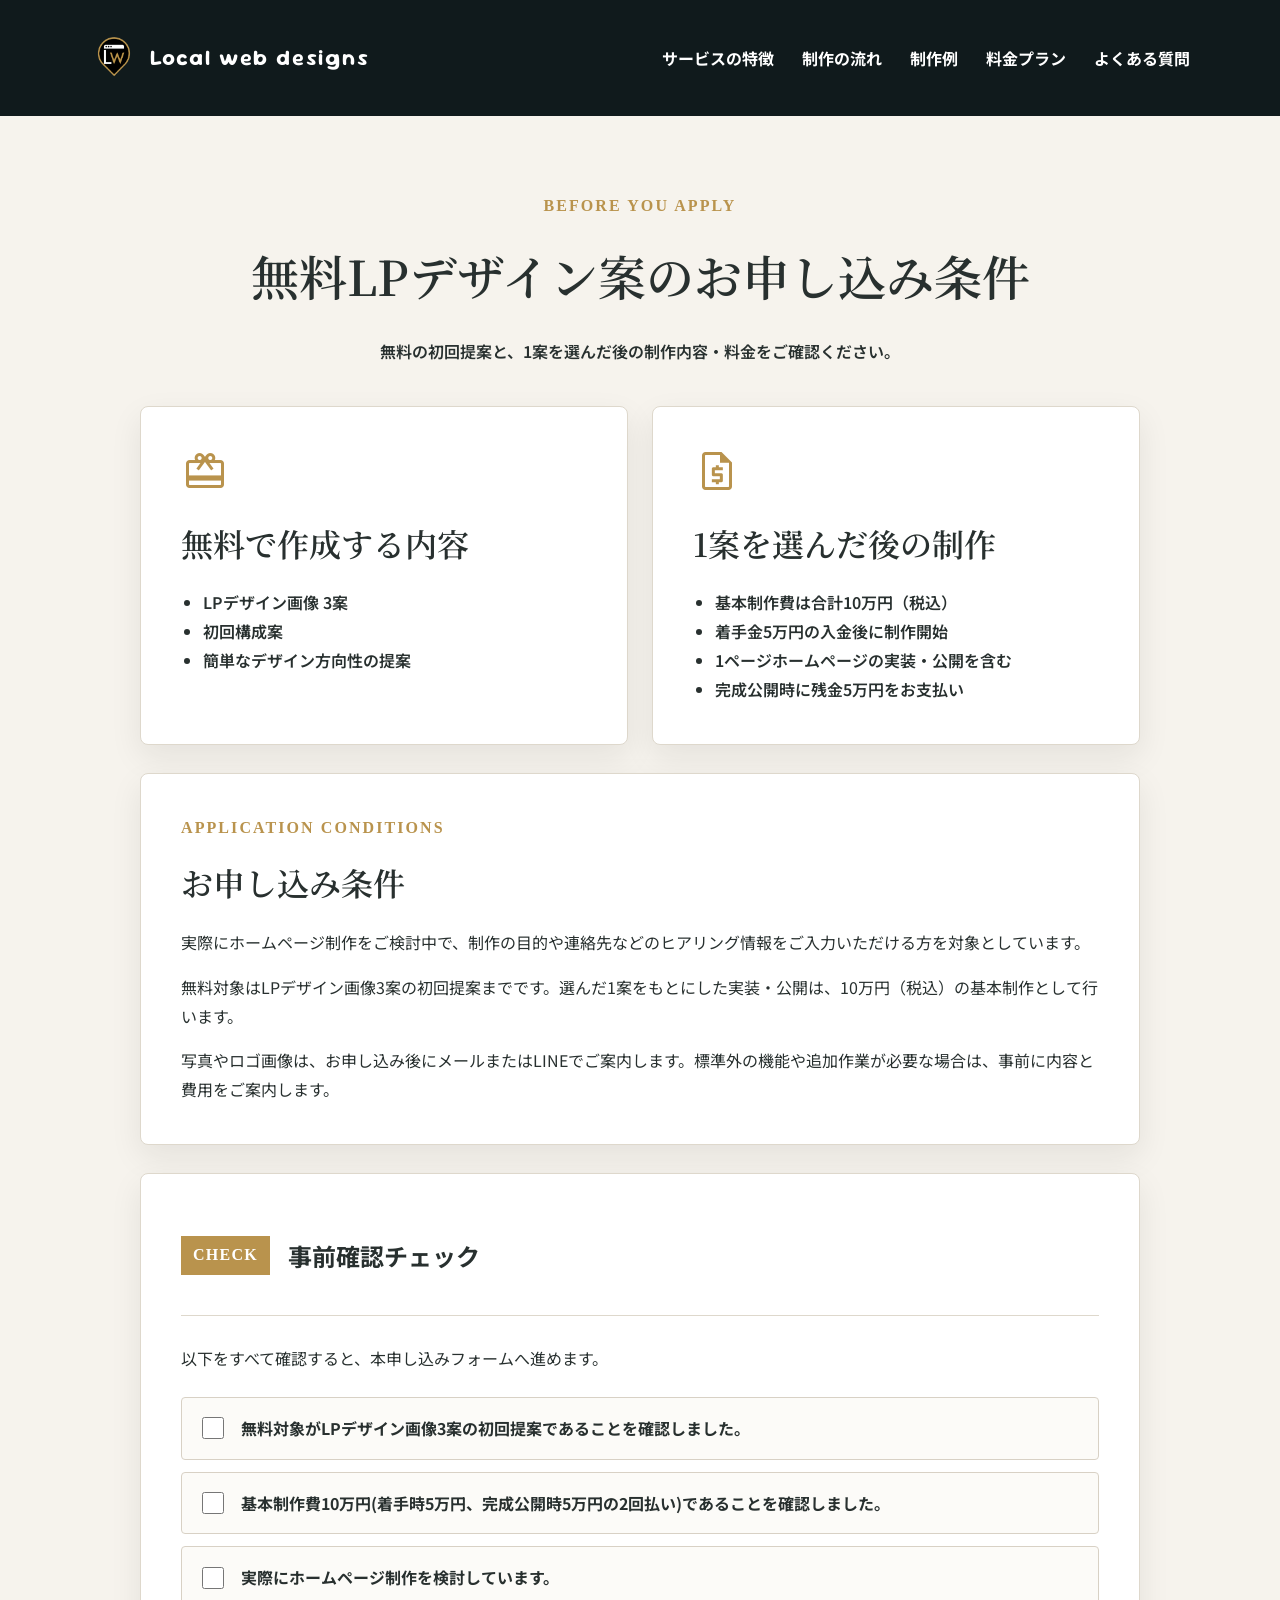
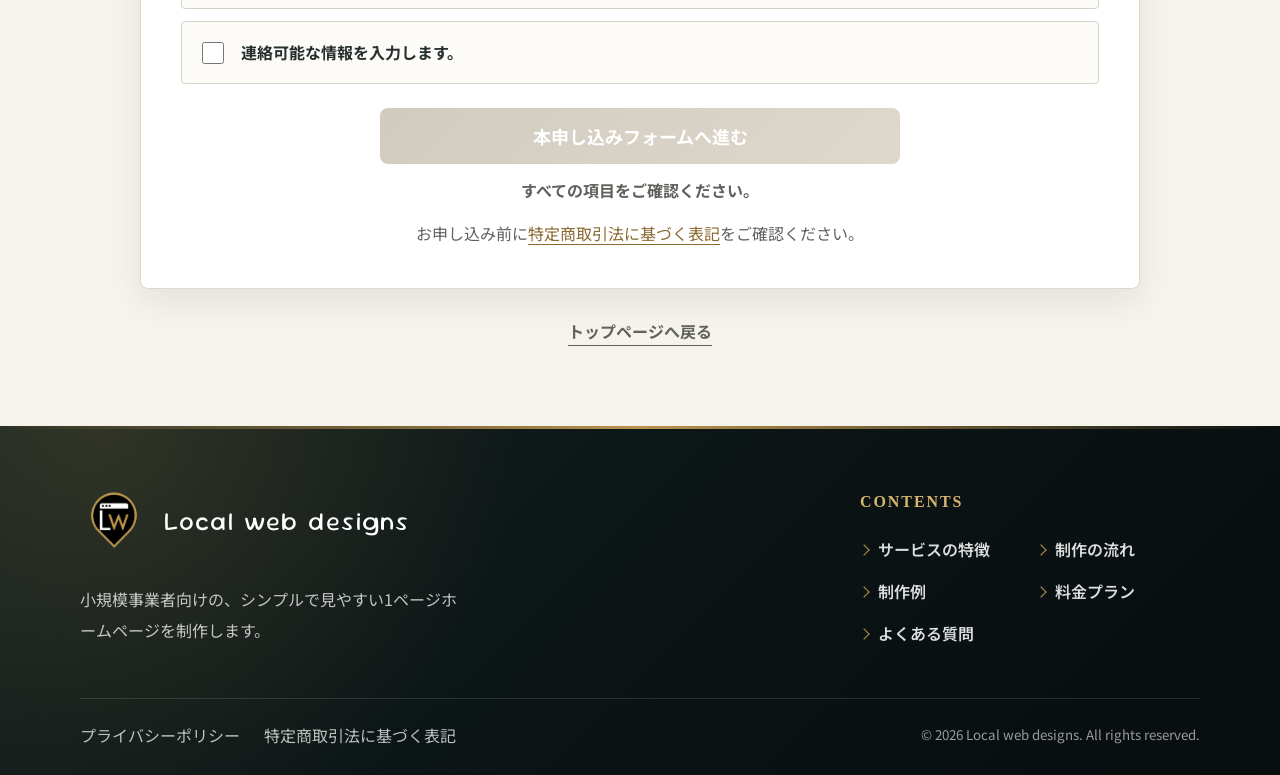
<file: lp-design-check.html>
<!DOCTYPE html>
<html lang="ja">
<head>
	<meta charset="UTF-8">
	<meta name="robots" content="noindex">
	<meta name="viewport" content="width=device-width, initial-scale=1.0">
	<meta name="description" content="Local web designsの無料LPデザイン案申し込み条件の確認ページです。">
	<title>無料LPデザイン案のお申し込み条件 | Local web designs</title>
	<meta property="og:title" content="無料LPデザイン案のお申し込み条件 | Local web designs">
	<meta property="og:description" content="無料LPデザイン3案と、基本制作費10万円（税込）に含まれる実装・公開の条件をご案内します。">
	<meta property="og:type" content="website">
	<meta property="og:url" content="https://local-web-designs.com/lp-design-check.html">
	<meta property="og:site_name" content="Local web designs">

	<!-- Favicon -->
	<link rel="icon" type="image/png" href="./assets/images/favicon-96x96.png" sizes="96x96">
	<link rel="icon" type="image/svg+xml" href="./assets/images/favicon.svg">
	<link rel="shortcut icon" href="./assets/images/favicon.ico">
	<link rel="apple-touch-icon" sizes="180x180" href="./assets/images/apple-touch-icon.png">
	<link rel="manifest" href="./assets/images/site.webmanifest">

	<link rel="preconnect" href="https://fonts.googleapis.com">
	<link rel="preconnect" href="https://fonts.gstatic.com" crossorigin>
	<link href="https://fonts.googleapis.com/css2?family=Material+Symbols+Outlined&family=Noto+Sans+JP:wght@400;500;600;700&family=Noto+Serif+JP:wght@500;600;700&family=Sour+Gummy:wght@400;500;600;700&display=swap" rel="stylesheet">
	<link rel="stylesheet" href="./assets/css/style.css?v=20260722-2">
</head>
<body class="sub-page">
	<header class="site-header sub-header">
		<a class="site-logo" href="./index.html" aria-label="Local web designs トップページ">
			<img src="./assets/images/logo.png" alt="">
			<span class="site-name">Local web designs</span>
		</a>
		<button class="menu-button" type="button" aria-label="メニューを開閉する" aria-controls="global-nav" aria-expanded="false">
			<span class="material-symbols-outlined" aria-hidden="true">menu</span>
		</button>
		<nav class="global-nav" id="global-nav" aria-label="グローバルナビゲーション">
			<a href="./index.html#features">サービスの特徴</a>
			<a href="./index.html#flow">制作の流れ</a>
			<a href="./index.html#portfolio">制作例</a>
			<a href="./index.html#pricing">料金プラン</a>
			<a href="./index.html#faq">よくある質問</a>
		</nav>
	</header>

	<main>
		<section class="page-hero" aria-labelledby="check-title">
			<p class="section-kicker">BEFORE YOU APPLY</p>
			<h1 id="check-title">無料LPデザイン案の<br class="mobile-only">お申し込み条件</h1>
			<p>無料の初回提案と、1案を選んだ後の制作内容・料金をご確認ください。</p>
		</section>

		<div class="check-layout">
			<div class="check-info-grid">
				<section class="check-info-card">
					<span class="material-symbols-outlined" aria-hidden="true">redeem</span>
					<h2>無料で作成する内容</h2>
					<ul>
						<li>LPデザイン画像 3案</li>
						<li>初回構成案</li>
						<li>簡単なデザイン方向性の提案</li>
					</ul>
				</section>
				<section class="check-info-card">
					<span class="material-symbols-outlined" aria-hidden="true">request_quote</span>
					<h2>1案を選んだ後の制作</h2>
					<ul>
						<li>基本制作費は合計10万円（税込）</li>
						<li>着手金5万円の入金後に制作開始</li>
						<li>1ページホームページの実装・公開を含む</li>
						<li>完成公開時に残金5万円をお支払い</li>
					</ul>
				</section>
			</div>

			<section class="application-conditions" aria-labelledby="conditions-title">
				<p class="section-kicker">APPLICATION CONDITIONS</p>
				<h2 id="conditions-title">お申し込み条件</h2>
				<p>実際にホームページ制作をご検討中で、制作の目的や連絡先などのヒアリング情報をご入力いただける方を対象としています。</p>
				<p>無料対象はLPデザイン画像3案の初回提案までです。選んだ1案をもとにした実装・公開は、10万円（税込）の基本制作として行います。</p>
				<p>写真やロゴ画像は、お申し込み後にメールまたはLINEでご案内します。標準外の機能や追加作業が必要な場合は、事前に内容と費用をご案内します。</p>
			</section>

			<section class="precheck-card" aria-labelledby="precheck-title">
				<div class="form-step__heading"><span>CHECK</span>
					<h2 id="precheck-title">事前確認チェック</h2>
				</div>
				<p>以下をすべて確認すると、本申し込みフォームへ進めます。</p>
				<div class="precheck-list">
					<label><input class="precheck-input" type="checkbox"><span>無料対象がLPデザイン画像3案の初回提案であることを確認しました。</span></label>
					<label><input class="precheck-input" type="checkbox"><span>基本制作費10万円(着手時5万円、完成公開時5万円の2回払い)であることを確認しました。</span></label>
					<label><input class="precheck-input" type="checkbox"><span>実際にホームページ制作を検討しています。</span></label>
					<label><input class="precheck-input" type="checkbox"><span>連絡可能な情報を入力します。</span></label>
				</div>
				<a class="submit-button precheck-button is-disabled" id="precheck-button" href="./lp-design-form.html" aria-disabled="true" tabindex="-1">本申し込みフォームへ進む</a>
				<p class="precheck-status" id="precheck-status" aria-live="polite">すべての項目をご確認ください。</p>
				<p class="precheck-legal-note">お申し込み前に<a href="./law.html">特定商取引法に基づく表記</a>をご確認ください。</p>
			</section>
			<a class="back-link" href="./index.html">トップページへ戻る</a>
		</div>
	</main>

	<footer class="site-footer home-footer home-footer--compact">
		<div class="home-footer__inner">
			<div class="home-footer__brand">
				<a class="home-footer__logo" href="./index.html" aria-label="Local web designs トップページ">
					<img src="./assets/images/logo.png" alt="">
					<span>Local web designs</span>
				</a>
				<p>小規模事業者向けの、シンプルで見やすい1ページホームページを制作します。</p>
			</div>
			<nav class="home-footer__nav" aria-label="フッターナビゲーション">
				<p class="home-footer__title">CONTENTS</p>
				<div>
					<a href="./index.html#features">サービスの特徴</a>
					<a href="./index.html#flow">制作の流れ</a>
					<a href="./index.html#portfolio">制作例</a>
					<a href="./index.html#pricing">料金プラン</a>
					<a href="./index.html#faq">よくある質問</a>
				</div>
			</nav>
		</div>
		<div class="home-footer__bottom">
			<div class="footer-legal-links">
				<a class="footer-policy" href="./privacy-policy.html">プライバシーポリシー</a>
				<a class="footer-policy" href="./law.html">特定商取引法に基づく表記</a>
			</div>
			<small>&copy; 2026 Local web designs. All rights reserved.</small>
		</div>
	</footer>
	<script src="./assets/js/main.js?v=20260722-1"></script>
</body>
</html>
</file>
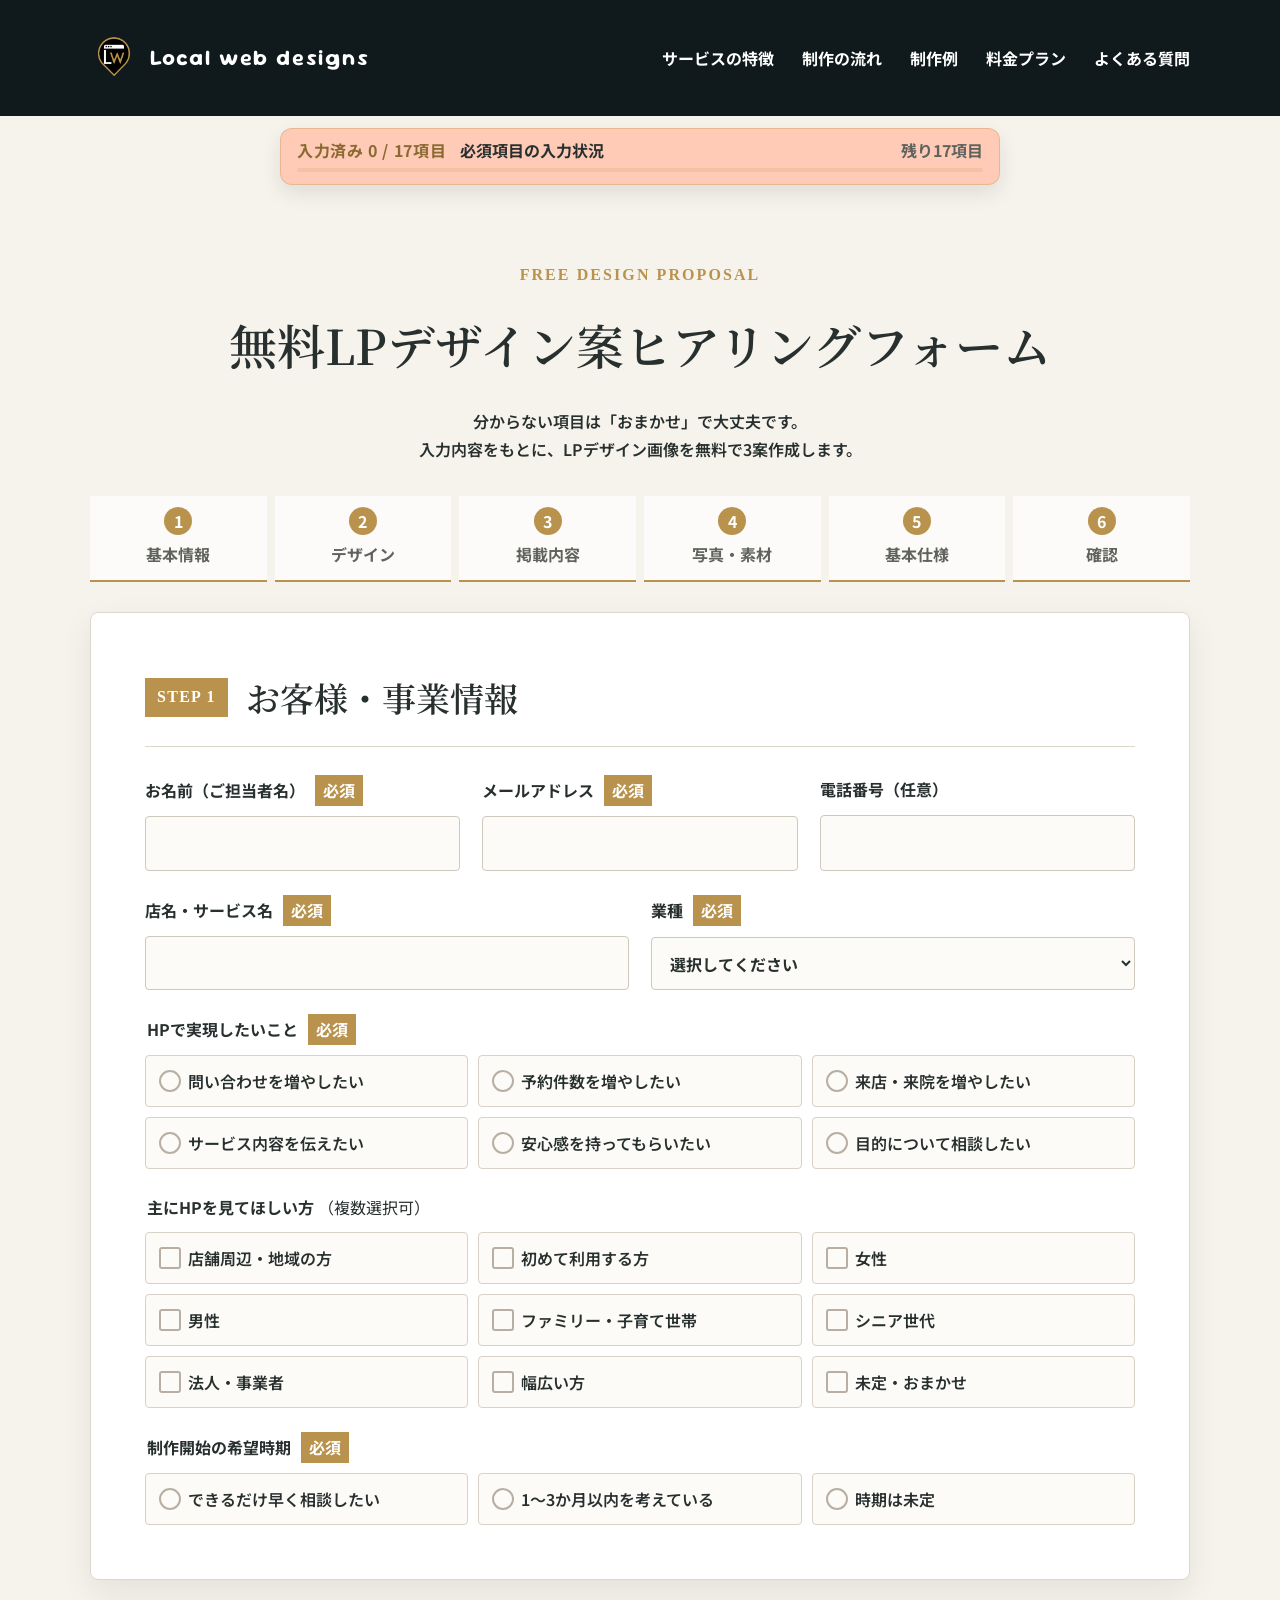
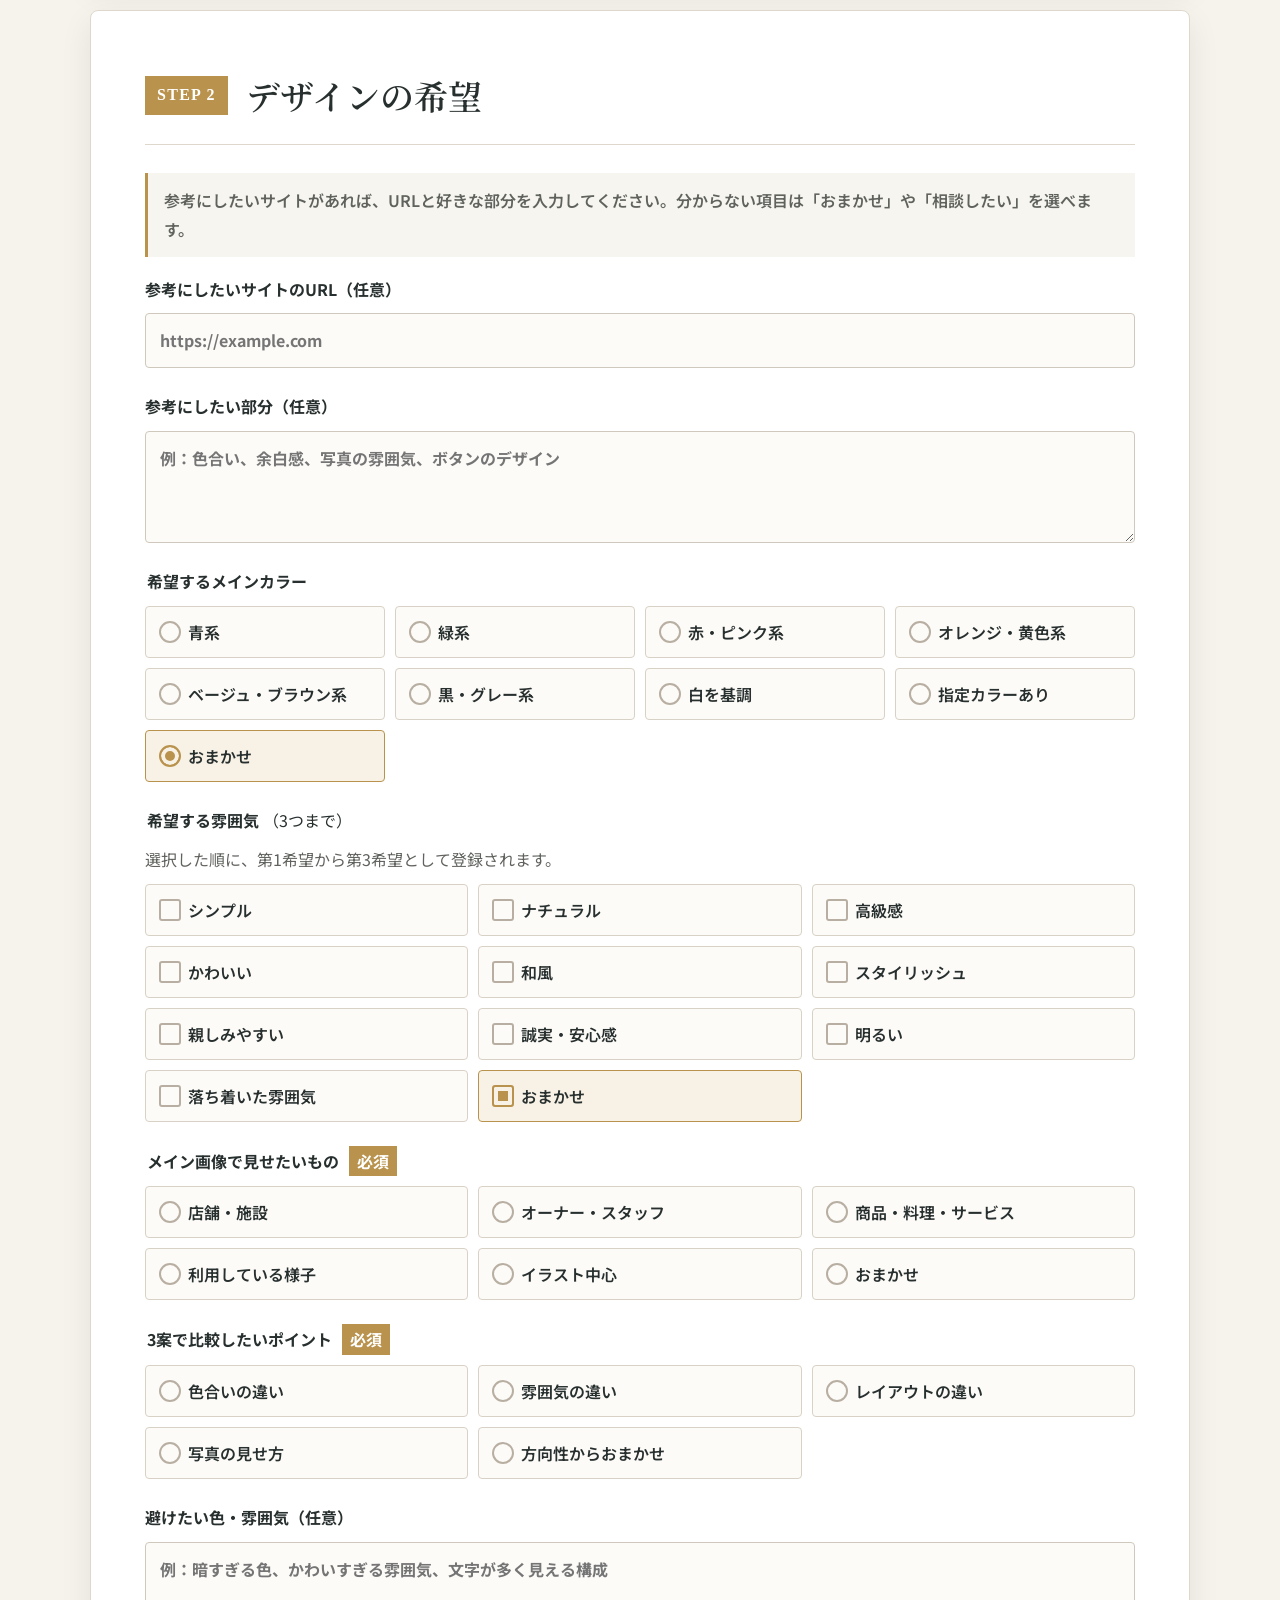
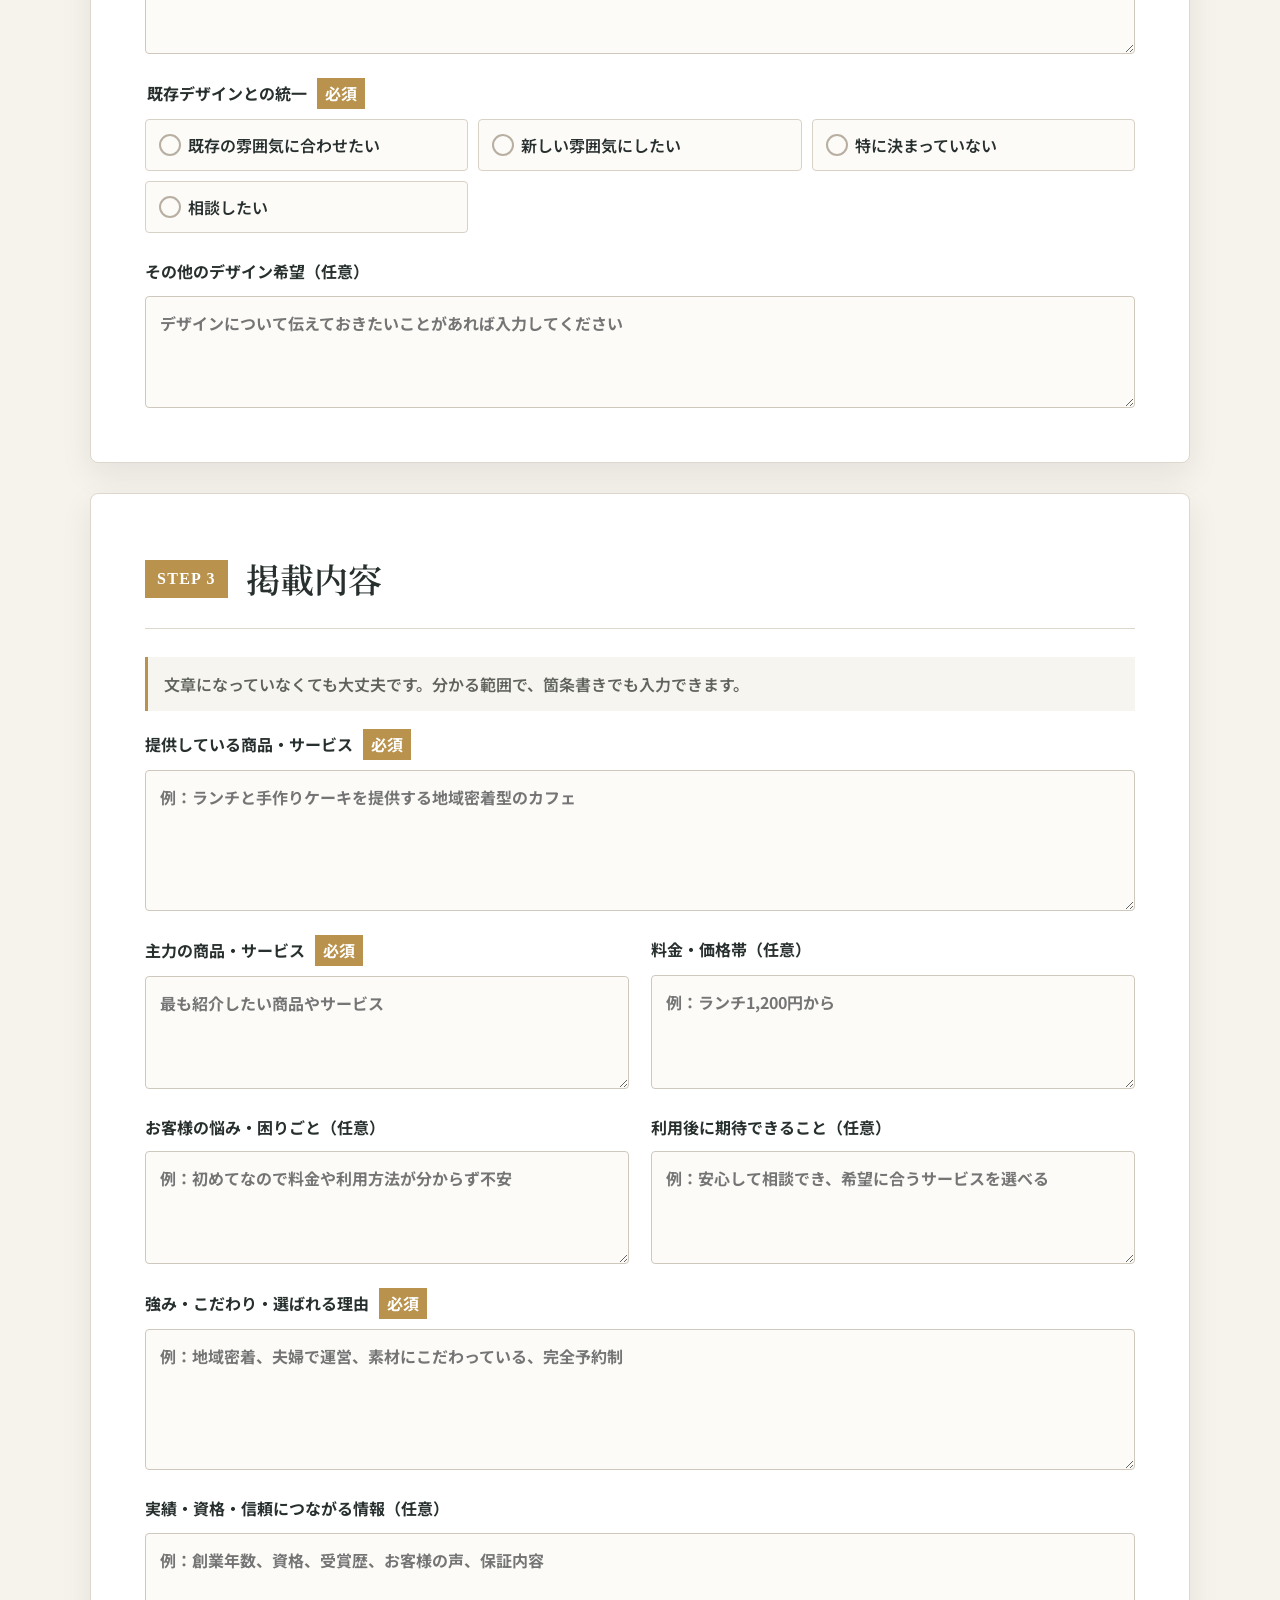
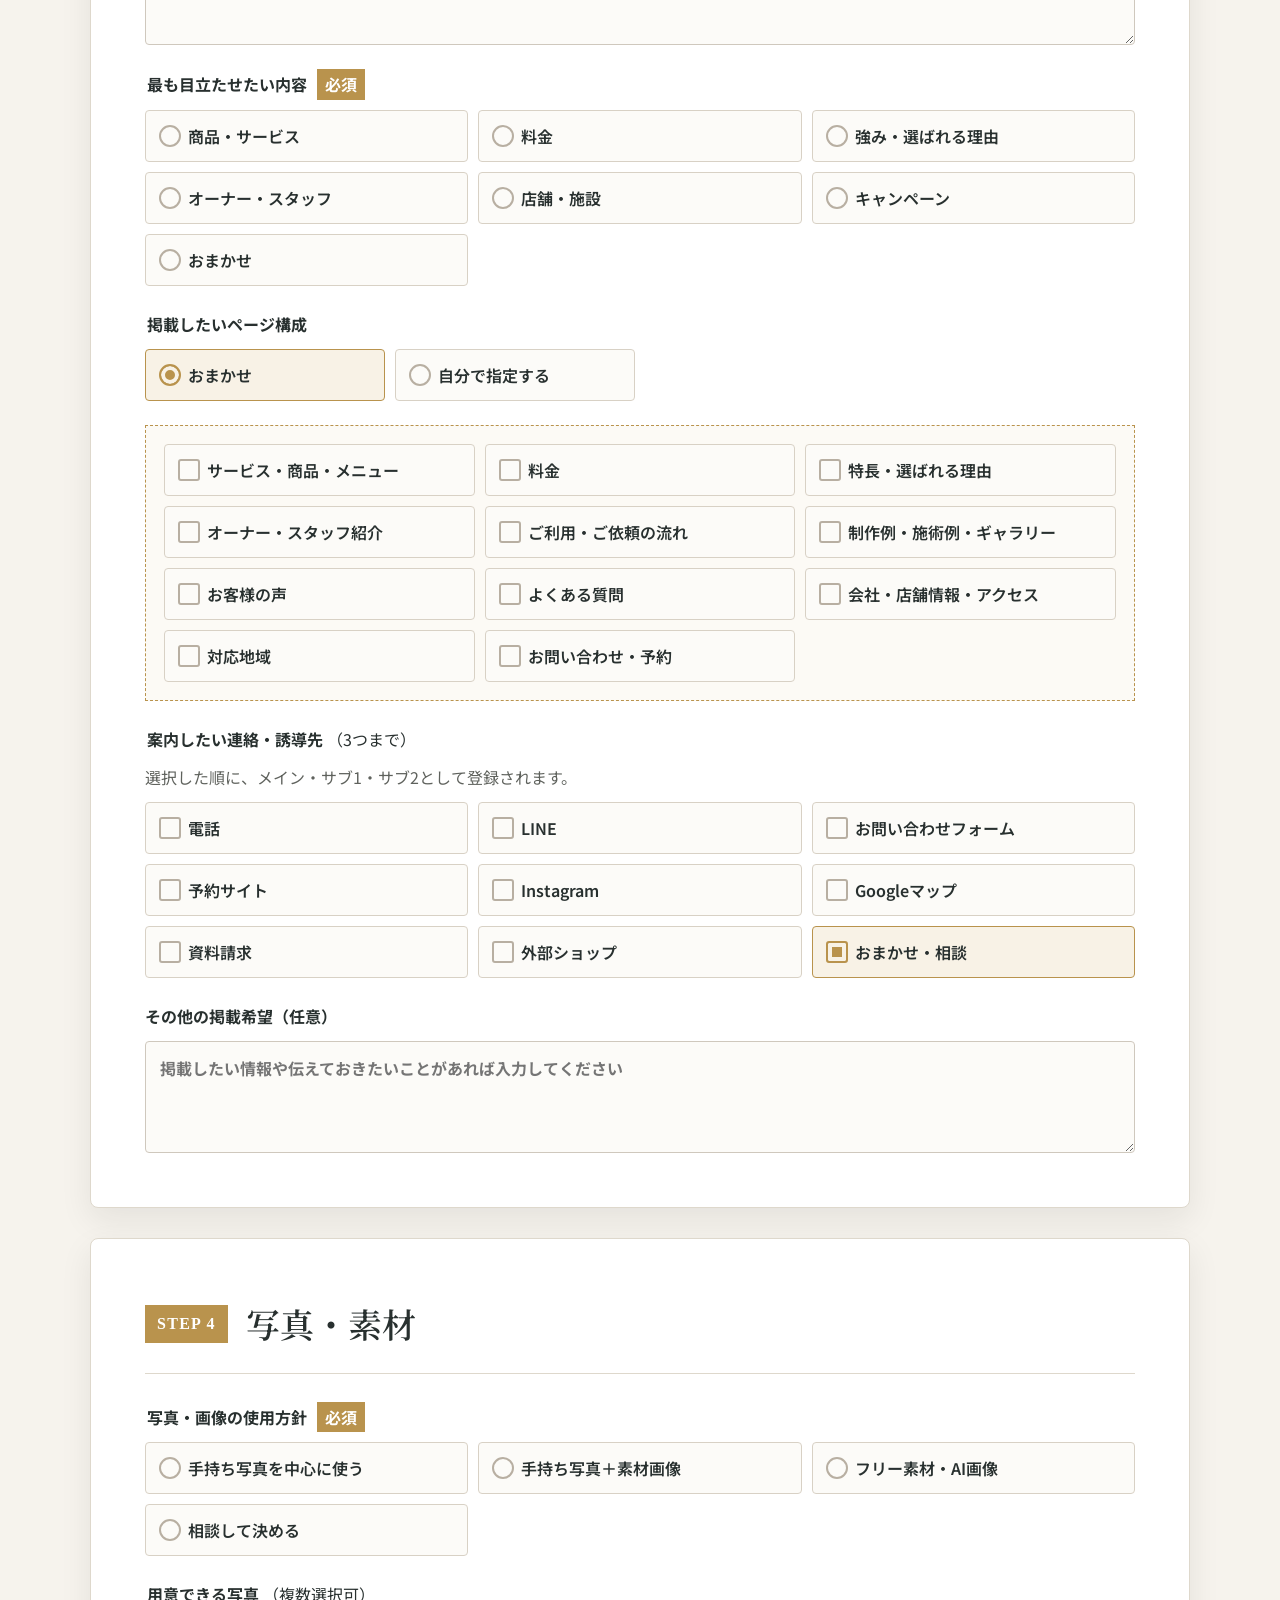
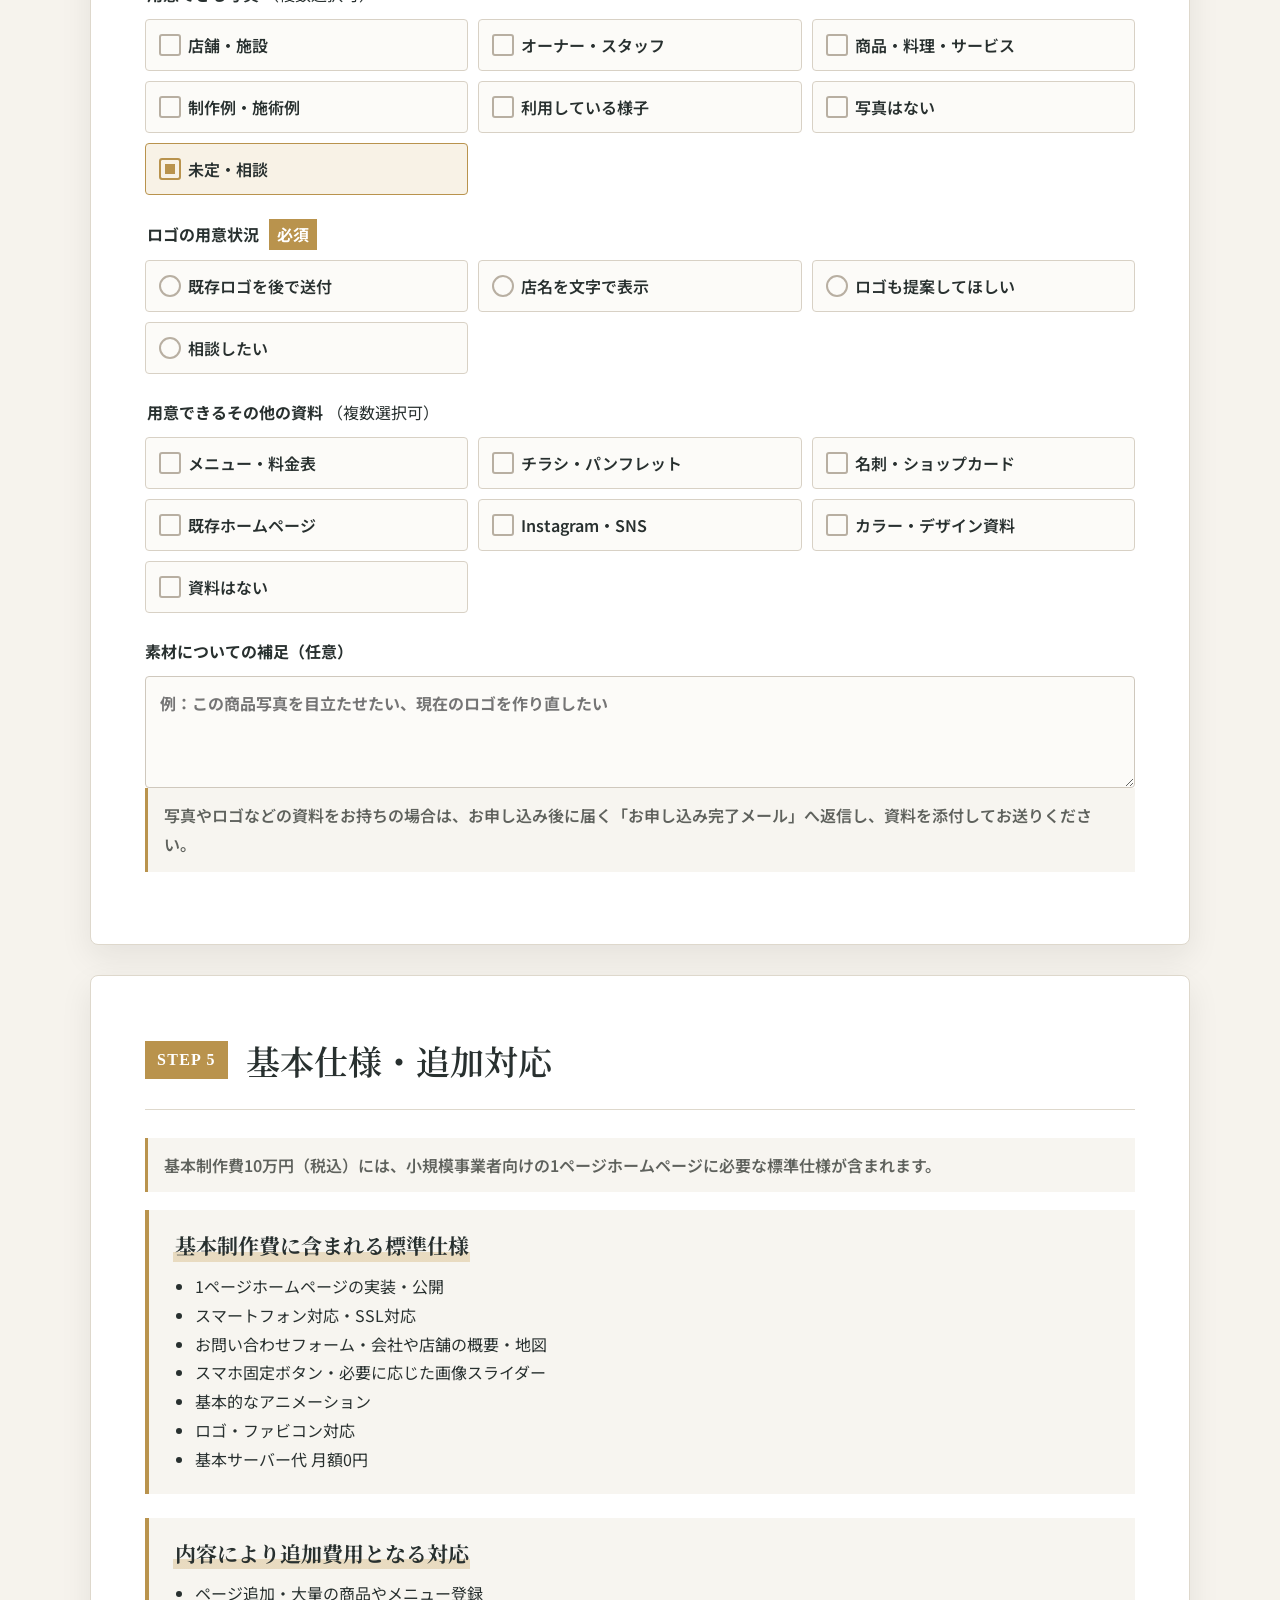
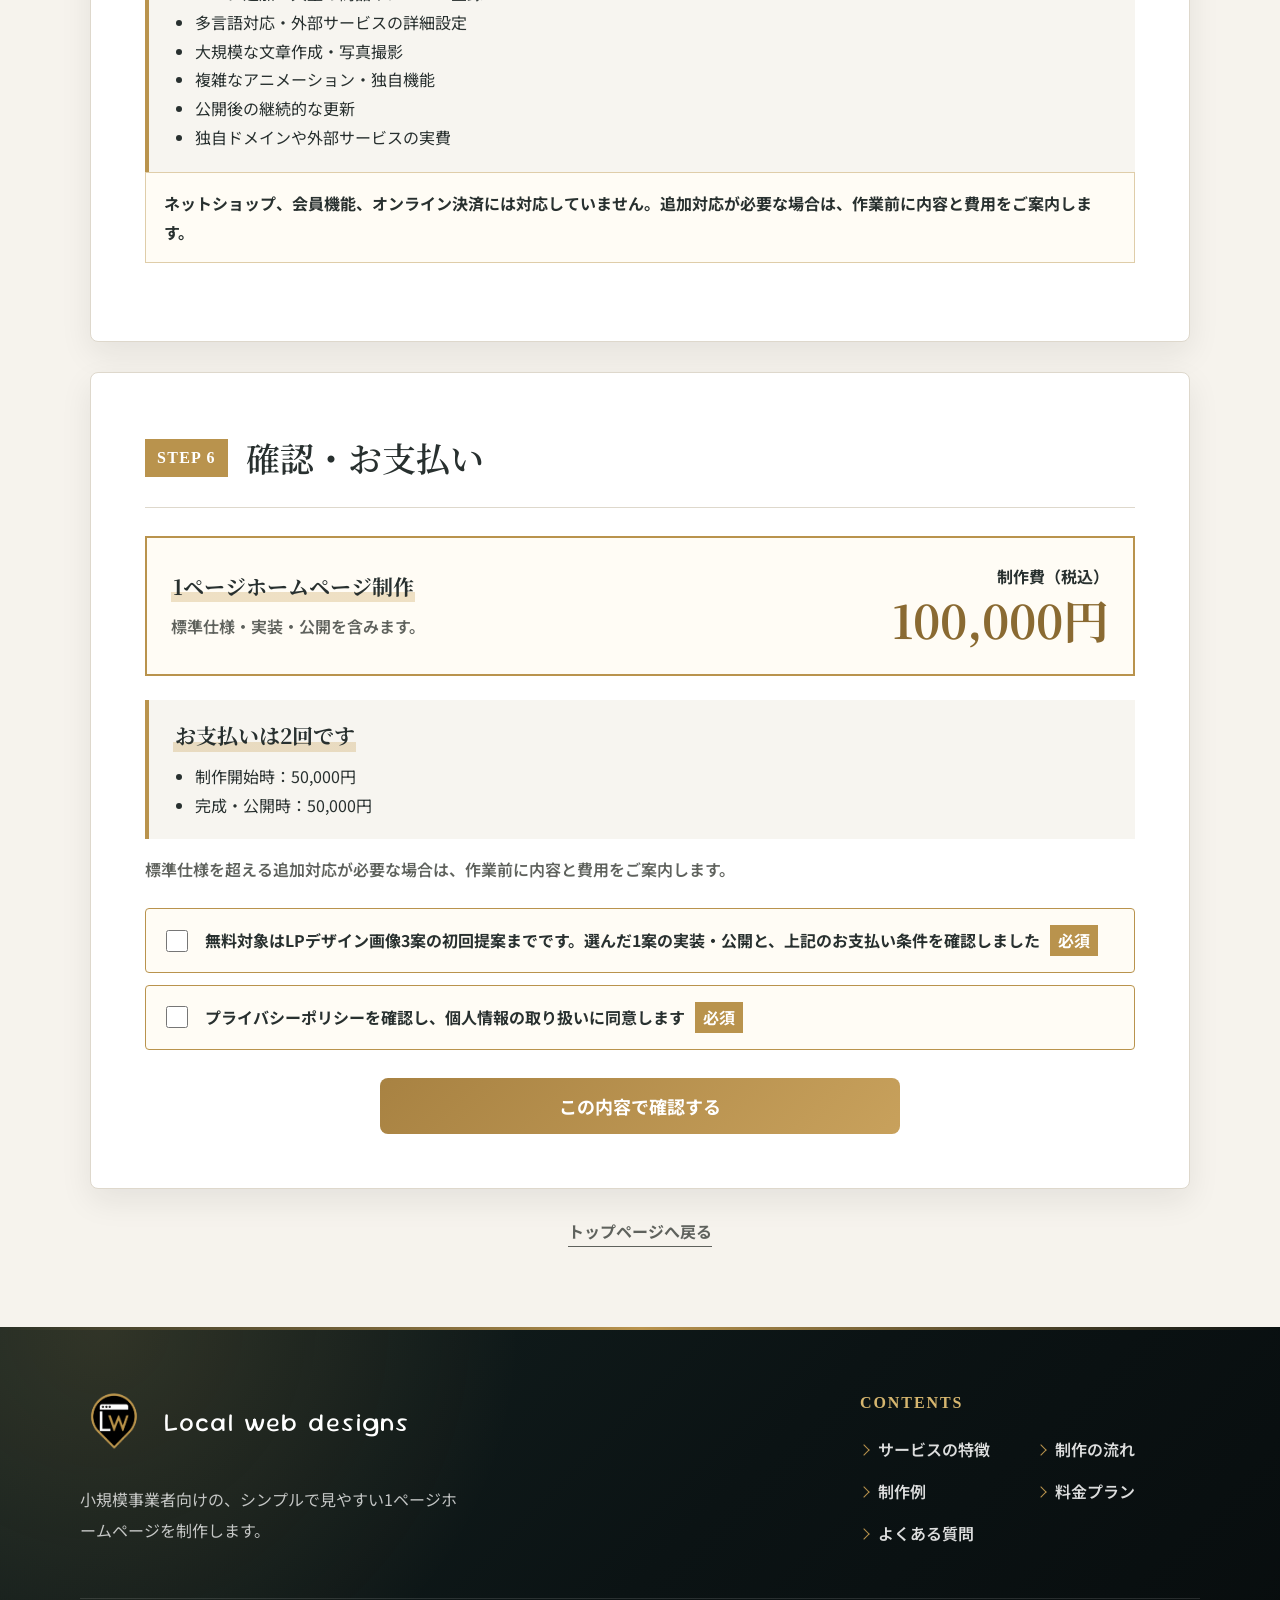
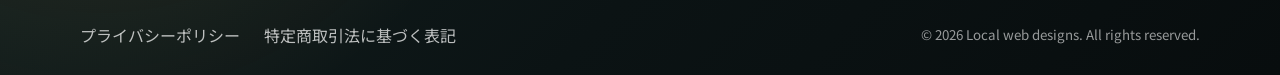
<file: lp-design-form.html>
<!DOCTYPE html>
<html lang="ja">
<head>
	<meta charset="UTF-8">
	<meta name="robots" content="noindex">
	<meta name="viewport" content="width=device-width, initial-scale=1.0">
	<meta name="description" content="Local web designsの無料LPデザイン案ヒアリングフォームです。">
	<title>無料LPデザイン案ヒアリング | Local web designs</title>
	<meta property="og:title" content="無料LPデザイン案ヒアリング | Local web designs">
	<meta property="og:description" content="小規模事業者向けホームページ制作の無料LPデザイン3案お申し込みフォームです。">
	<meta property="og:type" content="website">
	<meta property="og:url" content="https://local-web-designs.com/lp-design-form.html">
	<meta property="og:site_name" content="Local web designs">

	<!-- Favicon -->
	<link rel="icon" type="image/png" href="./assets/images/favicon-96x96.png" sizes="96x96">
	<link rel="icon" type="image/svg+xml" href="./assets/images/favicon.svg">
	<link rel="shortcut icon" href="./assets/images/favicon.ico">
	<link rel="apple-touch-icon" sizes="180x180" href="./assets/images/apple-touch-icon.png">
	<link rel="manifest" href="./assets/images/site.webmanifest">

	<link rel="preconnect" href="https://fonts.googleapis.com">
	<link rel="preconnect" href="https://fonts.gstatic.com" crossorigin>
	<link href="https://fonts.googleapis.com/css2?family=Material+Symbols+Outlined&family=Noto+Sans+JP:wght@400;500;600;700&family=Noto+Serif+JP:wght@500;600;700&family=Sour+Gummy:wght@400;500;600;700&display=swap" rel="stylesheet">
	<script src="https://challenges.cloudflare.com/turnstile/v0/api.js?render=explicit" defer></script>
	<link rel="stylesheet" href="./assets/css/style.css?v=20260722-3">
</head>
<body class="sub-page">
	<header class="site-header sub-header">
		<a class="site-logo" href="./index.html" aria-label="Local web designs トップページ">
			<img src="./assets/images/logo.png" alt="">
			<span class="site-name">Local web designs</span>
		</a>
		<button class="menu-button" type="button" aria-label="メニューを開閉する" aria-controls="global-nav" aria-expanded="false">
			<span class="material-symbols-outlined" aria-hidden="true">menu</span>
		</button>
		<nav class="global-nav" id="global-nav" aria-label="グローバルナビゲーション">
			<a href="./index.html#features">サービスの特徴</a>
			<a href="./index.html#flow">制作の流れ</a>
			<a href="./index.html#portfolio">制作例</a>
			<a href="./index.html#pricing">料金プラン</a>
			<a href="./index.html#faq">よくある質問</a>
		</nav>
	</header>

	<main>
		<aside class="form-progress" data-form-progress aria-label="フォーム入力の進行状況">
			<div class="form-progress__inner">
				<p class="form-progress__status">
					<span class="form-progress__count"><span class="form-progress__count-prefix">入力済み </span><span data-progress-count>0 / 17</span><span class="form-progress__count-suffix">項目</span></span>
					<strong>必須項目の入力状況</strong>
					<span class="form-progress__remaining"><span data-progress-remaining-prefix>残り</span><span data-progress-remaining>17</span><span class="form-progress__remaining-suffix" data-progress-remaining-suffix>項目</span><span data-progress-final hidden>入力完了</span></span>
				</p>
				<div class="form-progress__track" data-progress-track role="progressbar" aria-label="必須項目の入力状況" aria-valuemin="0" aria-valuemax="17" aria-valuenow="0" aria-valuetext="必須項目17件中0件入力済み">
					<span class="form-progress__bar" data-progress-bar></span>
				</div>
			</div>
		</aside>

		<section class="page-hero form-page-hero" aria-labelledby="form-title">
			<p class="section-kicker">FREE DESIGN PROPOSAL</p>
			<h1 id="form-title">無料LPデザイン案<br class="mobile-only">ヒアリングフォーム</h1>
			<p>分からない項目は「おまかせ」で大丈夫です。<br>入力内容をもとに、LPデザイン画像を無料で3案作成します。</p>
		</section>

		<div class="form-layout">
			<!-- SSGformの通知件名と送信後転送先は、SSGform管理画面で設定します。 -->
			<form class="design-form" id="lp-design-form" action="https://ssgform.com/s/R6h9qThwWsys" method="POST">
				<div hidden><label>この項目は入力しないでください<input type="text" name="wana" tabindex="-1" autocomplete="off"></label></div>
				<ol class="step-nav" aria-label="フォームの流れ">
					<li><span>1</span>基本情報</li>
					<li><span>2</span>デザイン</li>
					<li><span>3</span>掲載内容</li>
					<li><span>4</span>写真・素材</li>
					<li><span>5</span>基本仕様</li>
					<li><span>6</span>確認</li>
				</ol>

				<section class="form-step" aria-labelledby="step-1-title">
					<div class="form-step__heading"><span>STEP 1</span>
						<h2 id="step-1-title">お客様・事業情報</h2>
					</div>
					<div class="form-grid contact-grid">
						<label class="field">
							<span>お名前（ご担当者名） <em>必須</em></span>
							<input type="text" name="お名前（ご担当者名）" autocomplete="name" required>
						</label>
						<label class="field">
							<span>メールアドレス <em>必須</em></span>
							<input type="email" name="メールアドレス" autocomplete="email" inputmode="email" autocapitalize="none" spellcheck="false" pattern="[A-Za-z0-9._%+\-]+@[A-Za-z0-9](?:[A-Za-z0-9\-]{0,61}[A-Za-z0-9])?(?:\.[A-Za-z0-9](?:[A-Za-z0-9\-]{0,61}[A-Za-z0-9])?)+" title="半角英数字・記号を使い、メールアドレス形式で入力してください" required>
						</label>
						<label class="field">
							<span>電話番号（任意）</span>
							<input type="tel" name="電話番号" autocomplete="tel">
						</label>
					</div>
					<div class="form-grid">
						<label class="field">
							<span>店名・サービス名 <em>必須</em></span>
							<input type="text" name="店名・サービス名" autocomplete="organization" required>
						</label>
						<label class="field">
							<span>業種 <em>必須</em></span>
							<select name="業種" required>
								<option value="">選択してください</option>
								<option>飲食店</option>
								<option>美容室・サロン</option>
								<option>整骨院・整体院</option>
								<option>工務店・建築</option>
								<option>士業</option>
								<option>教室・スクール</option>
								<option>小売店（通販機能なし）</option>
								<option>地域サービス</option>
								<option>サークル・ボランティア活動</option>
								<option>その他</option>
							</select>
						</label>
					</div>
					<fieldset class="field-group goal-field-group">
						<legend>HPで実現したいこと <em>必須</em></legend>
						<div class="choice-grid">
							<label><input type="radio" name="HPで実現したいこと" value="問い合わせを増やしたい" required><span>問い合わせを増やしたい</span></label>
							<label><input type="radio" name="HPで実現したいこと" value="予約件数を増やしたい"><span>予約件数を増やしたい</span></label>
							<label><input type="radio" name="HPで実現したいこと" value="来店・来院を増やしたい"><span>来店・来院を増やしたい</span></label>
							<label><input type="radio" name="HPで実現したいこと" value="サービス内容を伝えたい"><span>サービス内容を伝えたい</span></label>
							<label><input type="radio" name="HPで実現したいこと" value="安心感を持ってもらいたい"><span>安心感を持ってもらいたい</span></label>
							<label><input type="radio" name="HPで実現したいこと" value="目的について相談したい"><span>目的について相談したい</span></label>
						</div>
					</fieldset>
					<fieldset class="field-group">
						<legend>主にHPを見てほしい方 <span class="choice-note">（複数選択可）</span></legend>
						<div class="choice-grid">
							<label><input type="checkbox" name="主にHPを見てほしい方[]" value="店舗周辺・地域の方"><span>店舗周辺・地域の方</span></label>
							<label><input type="checkbox" name="主にHPを見てほしい方[]" value="初めて利用する方"><span>初めて利用する方</span></label>
							<label><input type="checkbox" name="主にHPを見てほしい方[]" value="女性"><span>女性</span></label>
							<label><input type="checkbox" name="主にHPを見てほしい方[]" value="男性"><span>男性</span></label>
							<label><input type="checkbox" name="主にHPを見てほしい方[]" value="ファミリー・子育て世帯"><span>ファミリー・子育て世帯</span></label>
							<label><input type="checkbox" name="主にHPを見てほしい方[]" value="シニア世代"><span>シニア世代</span></label>
							<label><input type="checkbox" name="主にHPを見てほしい方[]" value="法人・事業者"><span>法人・事業者</span></label>
							<label><input type="checkbox" name="主にHPを見てほしい方[]" value="幅広い方"><span>幅広い方</span></label>
							<label><input type="checkbox" name="主にHPを見てほしい方[]" value="未定・おまかせ"><span>未定・おまかせ</span></label>
						</div>
					</fieldset>
					<fieldset class="field-group">
						<legend>制作開始の希望時期 <em>必須</em></legend>
						<div class="choice-grid">
							<label><input type="radio" name="制作開始の希望時期" value="できるだけ早く相談したい" required><span>できるだけ早く相談したい</span></label>
							<label><input type="radio" name="制作開始の希望時期" value="1〜3か月以内を考えている"><span>1〜3か月以内を考えている</span></label>
							<label><input type="radio" name="制作開始の希望時期" value="時期は未定"><span>時期は未定</span></label>
						</div>
					</fieldset>
				</section>

				<section class="form-step" aria-labelledby="step-2-title">
					<input type="hidden" name="希望する雰囲気・第1希望" id="mood-priority-1">
					<input type="hidden" name="希望する雰囲気・第2希望" id="mood-priority-2" disabled>
					<input type="hidden" name="希望する雰囲気・第3希望" id="mood-priority-3" disabled>
					<div class="form-step__heading"><span>STEP 2</span>
						<h2 id="step-2-title">デザインの希望</h2>
					</div>
					<p class="field-help">参考にしたいサイトがあれば、URLと好きな部分を入力してください。分からない項目は「おまかせ」や「相談したい」を選べます。</p>
					<label class="field"><span>参考にしたいサイトのURL（任意）</span><input type="url" name="参考サイトURL" placeholder="https://example.com"></label>
					<label class="field"><span>参考にしたい部分（任意）</span><textarea name="参考にしたい部分" rows="3" placeholder="例：色合い、余白感、写真の雰囲気、ボタンのデザイン"></textarea></label>
					<fieldset class="field-group">
						<legend>希望するメインカラー</legend>
						<div class="choice-grid compact">
							<label><input type="radio" name="希望するメインカラー" value="青系"><span>青系</span></label><label><input type="radio" name="希望するメインカラー" value="緑系"><span>緑系</span></label>
							<label><input type="radio" name="希望するメインカラー" value="赤・ピンク系"><span>赤・ピンク系</span></label><label><input type="radio" name="希望するメインカラー" value="オレンジ・黄色系"><span>オレンジ・黄色系</span></label>
							<label><input type="radio" name="希望するメインカラー" value="ベージュ・ブラウン系"><span>ベージュ・ブラウン系</span></label><label><input type="radio" name="希望するメインカラー" value="黒・グレー系"><span>黒・グレー系</span></label>
							<label><input type="radio" name="希望するメインカラー" value="白を基調"><span>白を基調</span></label><label><input type="radio" name="希望するメインカラー" value="使用したい色が決まっている"><span>指定カラーあり</span></label>
							<label><input type="radio" name="希望するメインカラー" value="おまかせ" checked><span>おまかせ</span></label>
						</div>
					</fieldset>
					<label class="field conditional-field" id="color-detail-field" hidden><span>使用したい色 <em>必須</em></span><input type="text" name="使用したい色" placeholder="例：ロゴと同じ深緑、カラーコード #123456"></label>
					<fieldset class="field-group">
						<legend>希望する雰囲気 <span class="choice-note">（3つまで）</span></legend>
						<p class="choice-instruction" id="mood-instruction">選択した順に、第1希望から第3希望として登録されます。</p>
						<div class="choice-grid mood-choice-grid" aria-describedby="mood-instruction">
							<label><input type="checkbox" name="希望する雰囲気[]" value="シンプル"><span>シンプル</span></label><label><input type="checkbox" name="希望する雰囲気[]" value="ナチュラル"><span>ナチュラル</span></label>
							<label><input type="checkbox" name="希望する雰囲気[]" value="高級感"><span>高級感</span></label><label><input type="checkbox" name="希望する雰囲気[]" value="かわいい"><span>かわいい</span></label>
							<label><input type="checkbox" name="希望する雰囲気[]" value="和風"><span>和風</span></label><label><input type="checkbox" name="希望する雰囲気[]" value="スタイリッシュ"><span>スタイリッシュ</span></label>
							<label><input type="checkbox" name="希望する雰囲気[]" value="親しみやすい"><span>親しみやすい</span></label><label><input type="checkbox" name="希望する雰囲気[]" value="誠実・安心感"><span>誠実・安心感</span></label>
							<label><input type="checkbox" name="希望する雰囲気[]" value="明るい"><span>明るい</span></label><label><input type="checkbox" name="希望する雰囲気[]" value="落ち着いた雰囲気"><span>落ち着いた雰囲気</span></label>
							<label><input type="checkbox" name="希望する雰囲気[]" value="おまかせ" checked><span>おまかせ</span></label>
						</div>
					</fieldset>
					<fieldset class="field-group">
						<legend>メイン画像で見せたいもの <em>必須</em></legend>
						<div class="choice-grid">
							<label><input type="radio" name="メイン画像で見せたいもの" value="店舗・施設" required><span>店舗・施設</span></label>
							<label><input type="radio" name="メイン画像で見せたいもの" value="オーナー・スタッフ"><span>オーナー・スタッフ</span></label>
							<label><input type="radio" name="メイン画像で見せたいもの" value="商品・料理・サービス"><span>商品・料理・サービス</span></label>
							<label><input type="radio" name="メイン画像で見せたいもの" value="利用している様子"><span>利用している様子</span></label>
							<label><input type="radio" name="メイン画像で見せたいもの" value="イラスト中心"><span>イラスト中心</span></label>
							<label><input type="radio" name="メイン画像で見せたいもの" value="おまかせ"><span>おまかせ</span></label>
						</div>
					</fieldset>
					<fieldset class="field-group">
						<legend>3案で比較したいポイント <em>必須</em></legend>
						<div class="choice-grid">
							<label><input type="radio" name="3案で比較したいポイント" value="色合いの違い" required><span>色合いの違い</span></label>
							<label><input type="radio" name="3案で比較したいポイント" value="雰囲気の違い"><span>雰囲気の違い</span></label>
							<label><input type="radio" name="3案で比較したいポイント" value="レイアウトの違い"><span>レイアウトの違い</span></label>
							<label><input type="radio" name="3案で比較したいポイント" value="写真の見せ方"><span>写真の見せ方</span></label>
							<label><input type="radio" name="3案で比較したいポイント" value="方向性からおまかせ"><span>方向性からおまかせ</span></label>
						</div>
					</fieldset>
					<label class="field"><span>避けたい色・雰囲気（任意）</span><textarea name="避けたい色・雰囲気" rows="3" placeholder="例：暗すぎる色、かわいすぎる雰囲気、文字が多く見える構成"></textarea></label>
					<fieldset class="field-group">
						<legend>既存デザインとの統一 <em>必須</em></legend>
						<div class="choice-grid">
							<label><input type="radio" name="既存デザインとの統一" value="既存の雰囲気に合わせたい" required><span>既存の雰囲気に合わせたい</span></label>
							<label><input type="radio" name="既存デザインとの統一" value="新しい雰囲気にしたい"><span>新しい雰囲気にしたい</span></label>
							<label><input type="radio" name="既存デザインとの統一" value="特に決まっていない"><span>特に決まっていない</span></label>
							<label><input type="radio" name="既存デザインとの統一" value="相談したい"><span>相談したい</span></label>
						</div>
					</fieldset>
					<label class="field"><span>その他のデザイン希望（任意）</span><textarea name="その他のデザイン希望" rows="3" placeholder="デザインについて伝えておきたいことがあれば入力してください"></textarea></label>
				</section>

				<section class="form-step" aria-labelledby="step-3-title">
					<input type="hidden" name="誘導先・メイン" id="action-priority-1">
					<input type="hidden" name="誘導先・サブ1" id="action-priority-2" disabled>
					<input type="hidden" name="誘導先・サブ2" id="action-priority-3" disabled>
					<div class="form-step__heading"><span>STEP 3</span>
						<h2 id="step-3-title">掲載内容</h2>
					</div>
					<p class="field-help">文章になっていなくても大丈夫です。分かる範囲で、箇条書きでも入力できます。</p>
					<label class="field"><span>提供している商品・サービス <em>必須</em></span><textarea name="提供している商品・サービス" rows="4" required placeholder="例：ランチと手作りケーキを提供する地域密着型のカフェ"></textarea></label>
					<div class="form-grid">
						<label class="field"><span>主力の商品・サービス <em>必須</em></span><textarea name="主力の商品・サービス" rows="3" required placeholder="最も紹介したい商品やサービス"></textarea></label>
						<label class="field"><span>料金・価格帯（任意）</span><textarea name="料金・価格帯" rows="3" placeholder="例：ランチ1,200円から"></textarea></label>
					</div>
					<div class="form-grid">
						<label class="field"><span>お客様の悩み・困りごと（任意）</span><textarea name="お客様の悩み・困りごと" rows="3" placeholder="例：初めてなので料金や利用方法が分からず不安"></textarea></label>
						<label class="field"><span>利用後に期待できること（任意）</span><textarea name="利用後に期待できること" rows="3" placeholder="例：安心して相談でき、希望に合うサービスを選べる"></textarea></label>
					</div>
					<label class="field"><span>強み・こだわり・選ばれる理由 <em>必須</em></span><textarea name="強み・こだわり・選ばれる理由" rows="4" required placeholder="例：地域密着、夫婦で運営、素材にこだわっている、完全予約制"></textarea></label>
					<label class="field"><span>実績・資格・信頼につながる情報（任意）</span><textarea name="実績・資格・信頼情報" rows="3" placeholder="例：創業年数、資格、受賞歴、お客様の声、保証内容"></textarea></label>
					<fieldset class="field-group">
						<legend>最も目立たせたい内容 <em>必須</em></legend>
						<div class="choice-grid">
							<label><input type="radio" name="最も目立たせたい内容" value="商品・サービス" required><span>商品・サービス</span></label>
							<label><input type="radio" name="最も目立たせたい内容" value="料金"><span>料金</span></label>
							<label><input type="radio" name="最も目立たせたい内容" value="強み・選ばれる理由"><span>強み・選ばれる理由</span></label>
							<label><input type="radio" name="最も目立たせたい内容" value="オーナー・スタッフ"><span>オーナー・スタッフ</span></label>
							<label><input type="radio" name="最も目立たせたい内容" value="店舗・施設"><span>店舗・施設</span></label>
							<label><input type="radio" name="最も目立たせたい内容" value="キャンペーン"><span>キャンペーン</span></label>
							<label><input type="radio" name="最も目立たせたい内容" value="おまかせ"><span>おまかせ</span></label>
						</div>
					</fieldset>
					<fieldset class="field-group">
						<legend>掲載したいページ構成</legend>
						<div class="choice-grid compact">
							<label><input type="radio" name="掲載したいページ構成" value="おまかせ" checked><span>おまかせ</span></label>
							<label><input type="radio" name="掲載したいページ構成" value="自分で指定する"><span>自分で指定する</span></label>
						</div>
						<div class="choice-grid page-sections" id="page-sections" hidden>
							<label><input type="checkbox" name="指定するページ構成[]" value="サービス・商品・メニュー"><span>サービス・商品・メニュー</span></label>
							<label><input type="checkbox" name="指定するページ構成[]" value="料金"><span>料金</span></label>
							<label><input type="checkbox" name="指定するページ構成[]" value="特長・選ばれる理由"><span>特長・選ばれる理由</span></label>
							<label><input type="checkbox" name="指定するページ構成[]" value="オーナー・スタッフ紹介"><span>オーナー・スタッフ紹介</span></label>
							<label><input type="checkbox" name="指定するページ構成[]" value="ご利用・ご依頼の流れ"><span>ご利用・ご依頼の流れ</span></label>
							<label><input type="checkbox" name="指定するページ構成[]" value="制作例・施術例・ギャラリー"><span>制作例・施術例・ギャラリー</span></label>
							<label><input type="checkbox" name="指定するページ構成[]" value="お客様の声"><span>お客様の声</span></label>
							<label><input type="checkbox" name="指定するページ構成[]" value="よくある質問"><span>よくある質問</span></label>
							<label><input type="checkbox" name="指定するページ構成[]" value="会社・店舗情報・アクセス"><span>会社・店舗情報・アクセス</span></label>
							<label><input type="checkbox" name="指定するページ構成[]" value="対応地域"><span>対応地域</span></label>
							<label><input type="checkbox" name="指定するページ構成[]" value="お問い合わせ・予約"><span>お問い合わせ・予約</span></label>
						</div>
					</fieldset>
					<fieldset class="field-group">
						<legend>案内したい連絡・誘導先 <span class="choice-note">（3つまで）</span></legend>
						<p class="choice-instruction" id="action-instruction">選択した順に、メイン・サブ1・サブ2として登録されます。</p>
						<div class="choice-grid priority-choice-grid" aria-describedby="action-instruction">
							<label><input type="checkbox" name="案内したい連絡・誘導先[]" value="電話"><span>電話</span></label>
							<label><input type="checkbox" name="案内したい連絡・誘導先[]" value="LINE"><span>LINE</span></label>
							<label><input type="checkbox" name="案内したい連絡・誘導先[]" value="お問い合わせフォーム"><span>お問い合わせフォーム</span></label>
							<label><input type="checkbox" name="案内したい連絡・誘導先[]" value="予約サイト"><span>予約サイト</span></label>
							<label><input type="checkbox" name="案内したい連絡・誘導先[]" value="Instagram"><span>Instagram</span></label>
							<label><input type="checkbox" name="案内したい連絡・誘導先[]" value="Googleマップ"><span>Googleマップ</span></label>
							<label><input type="checkbox" name="案内したい連絡・誘導先[]" value="資料請求"><span>資料請求</span></label>
							<label><input type="checkbox" name="案内したい連絡・誘導先[]" value="外部ショップ"><span>外部ショップ</span></label>
							<label><input type="checkbox" name="案内したい連絡・誘導先[]" value="おまかせ・相談" checked><span>おまかせ・相談</span></label>
						</div>
					</fieldset>
					<label class="field"><span>その他の掲載希望（任意）</span><textarea name="その他の掲載希望" rows="3" placeholder="掲載したい情報や伝えておきたいことがあれば入力してください"></textarea></label>
				</section>

				<section class="form-step" aria-labelledby="step-4-title">
					<div class="form-step__heading"><span>STEP 4</span>
						<h2 id="step-4-title">写真・素材</h2>
					</div>
					<fieldset class="field-group">
						<legend>写真・画像の使用方針 <em>必須</em></legend>
						<div class="choice-grid">
							<label><input type="radio" name="写真・画像の使用方針" value="手持ち写真を中心に使いたい" required><span>手持ち写真を中心に使う</span></label>
							<label><input type="radio" name="写真・画像の使用方針" value="手持ち写真と素材画像を組み合わせたい"><span>手持ち写真＋素材画像</span></label>
							<label><input type="radio" name="写真・画像の使用方針" value="フリー素材・AI画像で提案してほしい"><span>フリー素材・AI画像</span></label>
							<label><input type="radio" name="写真・画像の使用方針" value="相談して決めたい"><span>相談して決める</span></label>
						</div>
					</fieldset>
					<fieldset class="field-group">
						<legend>用意できる写真 <span class="choice-note">（複数選択可）</span></legend>
						<div class="choice-grid">
							<label><input type="checkbox" name="用意できる写真[]" value="店舗・施設"><span>店舗・施設</span></label>
							<label><input type="checkbox" name="用意できる写真[]" value="オーナー・スタッフ"><span>オーナー・スタッフ</span></label>
							<label><input type="checkbox" name="用意できる写真[]" value="商品・料理・サービス"><span>商品・料理・サービス</span></label>
							<label><input type="checkbox" name="用意できる写真[]" value="制作例・施術例"><span>制作例・施術例</span></label>
							<label><input type="checkbox" name="用意できる写真[]" value="利用している様子"><span>利用している様子</span></label>
							<label><input type="checkbox" name="用意できる写真[]" value="用意できる写真はない"><span>写真はない</span></label>
							<label><input type="checkbox" name="用意できる写真[]" value="まだ分からない・相談したい" checked><span>未定・相談</span></label>
						</div>
					</fieldset>
					<fieldset class="field-group">
						<legend>ロゴの用意状況 <em>必須</em></legend>
						<div class="choice-grid">
							<label><input type="radio" name="ロゴの用意状況" value="既存ロゴを申し込み後に送付する" required><span>既存ロゴを後で送付</span></label>
							<label><input type="radio" name="ロゴの用意状況" value="店名・サービス名を文字で表示したい"><span>店名を文字で表示</span></label>
							<label><input type="radio" name="ロゴの用意状況" value="ロゴも提案してほしい"><span>ロゴも提案してほしい</span></label>
							<label><input type="radio" name="ロゴの用意状況" value="相談したい"><span>相談したい</span></label>
						</div>
					</fieldset>
					<fieldset class="field-group">
						<legend>用意できるその他の資料 <span class="choice-note">（複数選択可）</span></legend>
						<div class="choice-grid">
							<label><input type="checkbox" name="用意できるその他の資料[]" value="メニュー・料金表"><span>メニュー・料金表</span></label>
							<label><input type="checkbox" name="用意できるその他の資料[]" value="チラシ・パンフレット"><span>チラシ・パンフレット</span></label>
							<label><input type="checkbox" name="用意できるその他の資料[]" value="名刺・ショップカード"><span>名刺・ショップカード</span></label>
							<label><input type="checkbox" name="用意できるその他の資料[]" value="既存ホームページ"><span>既存ホームページ</span></label>
							<label><input type="checkbox" name="用意できるその他の資料[]" value="Instagram・SNS"><span>Instagram・SNS</span></label>
							<label><input type="checkbox" name="用意できるその他の資料[]" value="カラー・デザイン資料"><span>カラー・デザイン資料</span></label>
							<label><input type="checkbox" name="用意できるその他の資料[]" value="用意できる資料はない"><span>資料はない</span></label>
						</div>
					</fieldset>
					<label class="field"><span>素材についての補足（任意）</span><textarea name="素材についての補足" rows="3" placeholder="例：この商品写真を目立たせたい、現在のロゴを作り直したい"></textarea></label>
					<p class="field-help">写真やロゴなどの資料をお持ちの場合は、お申し込み後に届く「お申し込み完了メール」へ返信し、資料を添付してお送りください。</p>
				</section>

				<section class="form-step" aria-labelledby="step-5-title">
					<div class="form-step__heading"><span>STEP 5</span>
						<h2 id="step-5-title">基本仕様・追加対応</h2>
					</div>
					<p class="field-help">基本制作費10万円（税込）には、小規模事業者向けの1ページホームページに必要な標準仕様が含まれます。</p>
					<div class="free-includes">
						<h3>基本制作費に含まれる標準仕様</h3>
						<ul>
							<li>1ページホームページの実装・公開</li>
							<li>スマートフォン対応・SSL対応</li>
							<li>お問い合わせフォーム・会社や店舗の概要・地図</li>
							<li>スマホ固定ボタン・必要に応じた画像スライダー</li>
							<li>基本的なアニメーション</li>
							<li>ロゴ・ファビコン対応</li>
							<li>基本サーバー代 月額0円</li>
						</ul>
					</div>
					<div class="free-includes additional-scope">
						<h3>内容により追加費用となる対応</h3>
						<ul>
							<li>ページ追加・大量の商品やメニュー登録</li>
							<li>多言語対応・外部サービスの詳細設定</li>
							<li>大規模な文章作成・写真撮影</li>
							<li>複雑なアニメーション・独自機能</li>
							<li>公開後の継続的な更新</li>
							<li>独自ドメインや外部サービスの実費</li>
						</ul>
					</div>
					<p class="standard-includes-note">ネットショップ、会員機能、オンライン決済には対応していません。追加対応が必要な場合は、作業前に内容と費用をご案内します。</p>
				</section>

				<section class="form-step" aria-labelledby="step-6-title">
					<input type="hidden" name="基本制作費（税込）" value="100,000円">
					<div class="form-step__heading"><span>STEP 6</span>
						<h2 id="step-6-title">確認・お支払い</h2>
					</div>
					<div class="estimate-card">
						<div>
							<h3>1ページホームページ制作</h3>
							<p>標準仕様・実装・公開を含みます。</p>
						</div>
						<p>制作費（税込）<strong id="estimate-price">100,000円</strong></p>
					</div>
					<div class="free-includes payment-summary">
						<h3>お支払いは2回です</h3>
						<ul>
							<li>制作開始時：50,000円</li>
							<li>完成・公開時：50,000円</li>
						</ul>
					</div>
					<p class="estimate-note">標準仕様を超える追加対応が必要な場合は、作業前に内容と費用をご案内します。</p>
					<label class="scope-agreement">
						<input type="checkbox" name="無料対象範囲への同意" value="同意しました" required>
						<span>無料対象はLPデザイン画像3案の初回提案までです。選んだ1案の実装・公開と、上記のお支払い条件を確認しました <em>必須</em></span>
					</label>
					<label class="scope-agreement privacy-agreement">
						<input type="checkbox" name="個人情報の取り扱いへの同意" value="同意しました" required>
						<span>プライバシーポリシーを確認し、個人情報の取り扱いに同意します <em>必須</em></span>
					</label>

					<p class="form-validation-message" id="form-validation-message" role="alert" hidden>入力漏れがあります。赤枠の必須項目をご確認ください。</p>
					<button class="submit-button design-submit" type="submit">この内容で確認する</button>
				</section>
			</form>
			<section class="form-confirmation" id="form-confirmation" aria-labelledby="confirmation-title" tabindex="-1" hidden>
				<div class="form-confirmation__heading">
					<p class="section-kicker">CONFIRMATION</p>
					<h2 id="confirmation-title">入力内容の確認</h2>
					<p>以下の内容で送信します。修正する場合は「入力画面へ戻る」を押してください。</p>
				</div>
				<div class="confirmation-content" id="confirmation-content"></div>
				<div class="turnstile-verification" aria-live="polite">
					<div id="turnstile-widget" data-sitekey="0x4AAAAAAD7QzTCU_UsEqcRJ"></div>
					<p id="turnstile-status" role="status" hidden></p>
				</div>
				<div class="confirmation-actions">
					<button class="confirmation-back-button" id="confirmation-back-button" type="button">入力画面へ戻る</button>
					<button class="submit-button confirmation-submit-button" id="confirmation-submit-button" type="button">この内容を送信する</button>
				</div>
			</section>
			<a class="back-link" href="./index.html">トップページへ戻る</a>
		</div>
	</main>

	<footer class="site-footer home-footer home-footer--compact">
		<div class="home-footer__inner">
			<div class="home-footer__brand">
				<a class="home-footer__logo" href="./index.html" aria-label="Local web designs トップページ">
					<img src="./assets/images/logo.png" alt="">
					<span>Local web designs</span>
				</a>
				<p>小規模事業者向けの、シンプルで見やすい1ページホームページを制作します。</p>
			</div>
			<nav class="home-footer__nav" aria-label="フッターナビゲーション">
				<p class="home-footer__title">CONTENTS</p>
				<div>
					<a href="./index.html#features">サービスの特徴</a>
					<a href="./index.html#flow">制作の流れ</a>
					<a href="./index.html#portfolio">制作例</a>
					<a href="./index.html#pricing">料金プラン</a>
					<a href="./index.html#faq">よくある質問</a>
				</div>
			</nav>
		</div>
		<div class="home-footer__bottom">
			<div class="footer-legal-links">
				<a class="footer-policy" href="./privacy-policy.html">プライバシーポリシー</a>
				<a class="footer-policy" href="./law.html">特定商取引法に基づく表記</a>
			</div>
			<small>&copy; 2026 Local web designs. All rights reserved.</small>
		</div>
	</footer>
	<script src="./assets/js/main.js?v=20260723-1"></script>
</body>
</html>
</file>
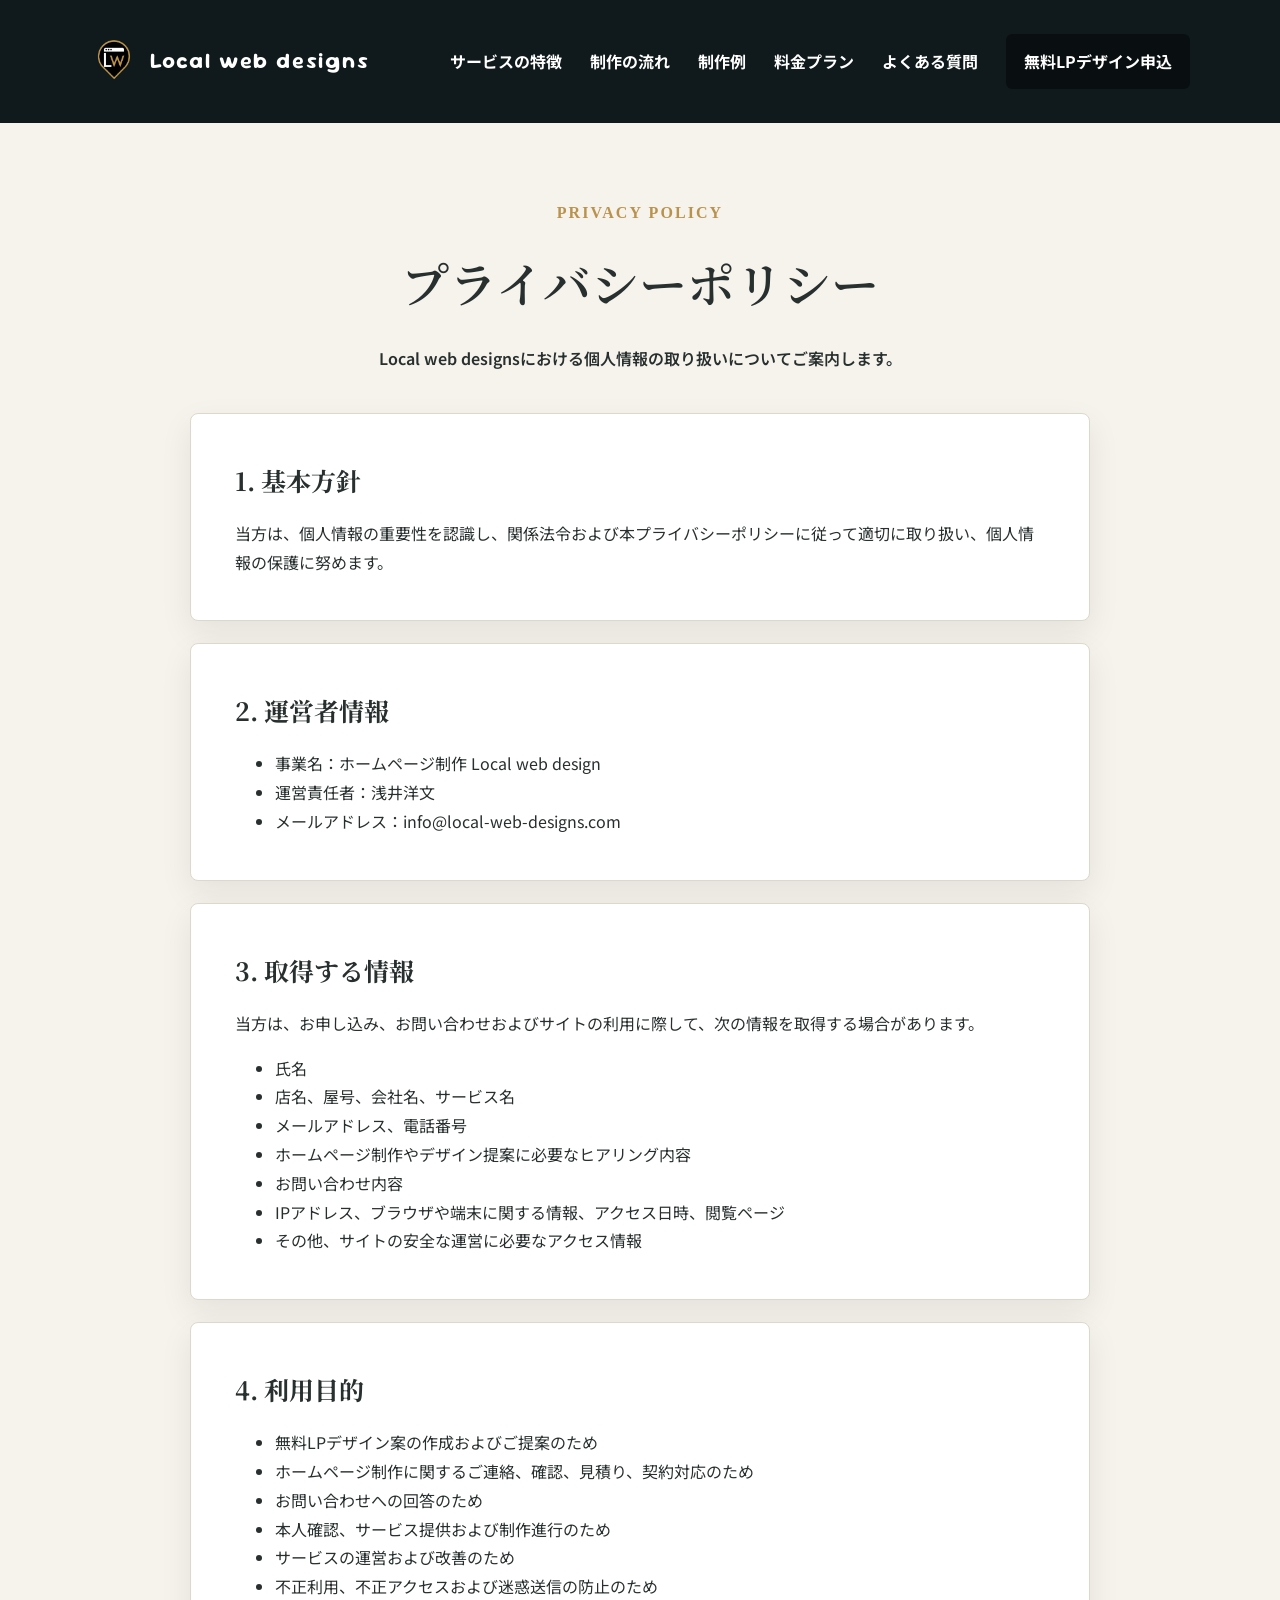
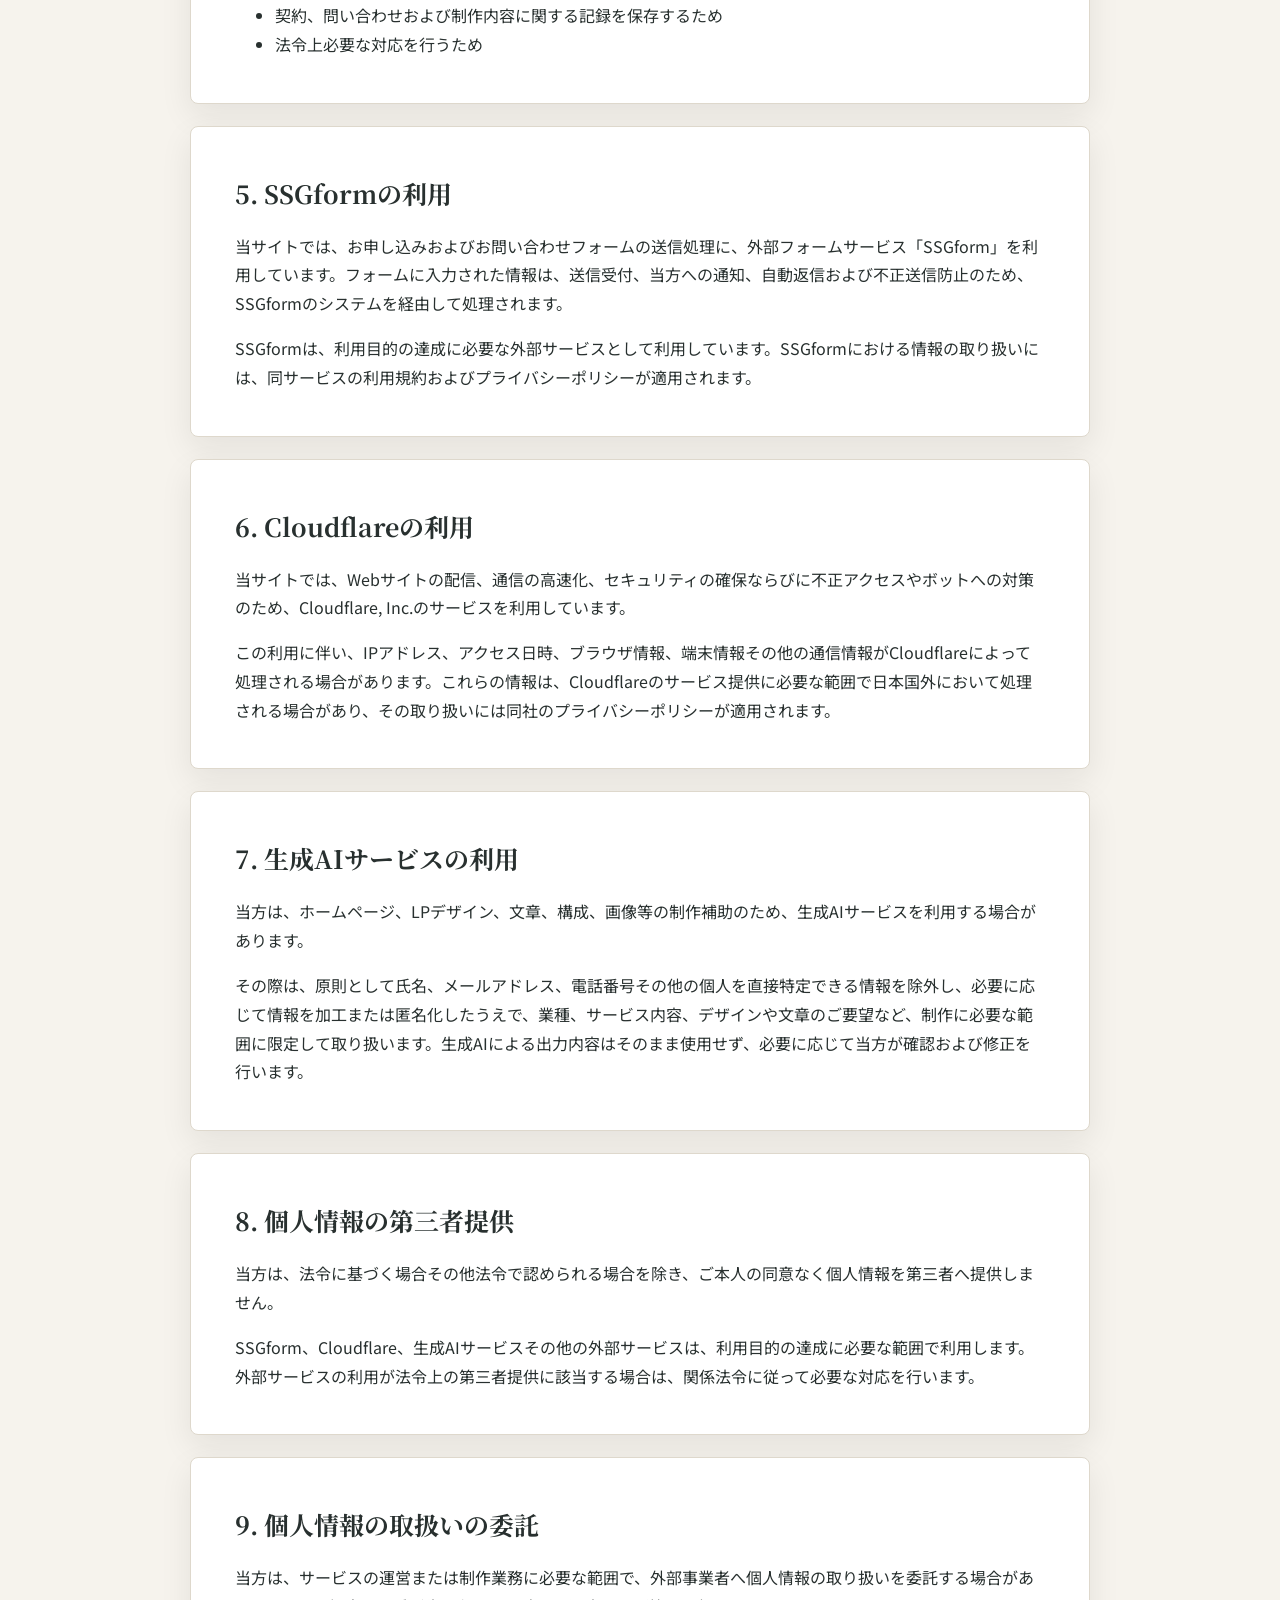
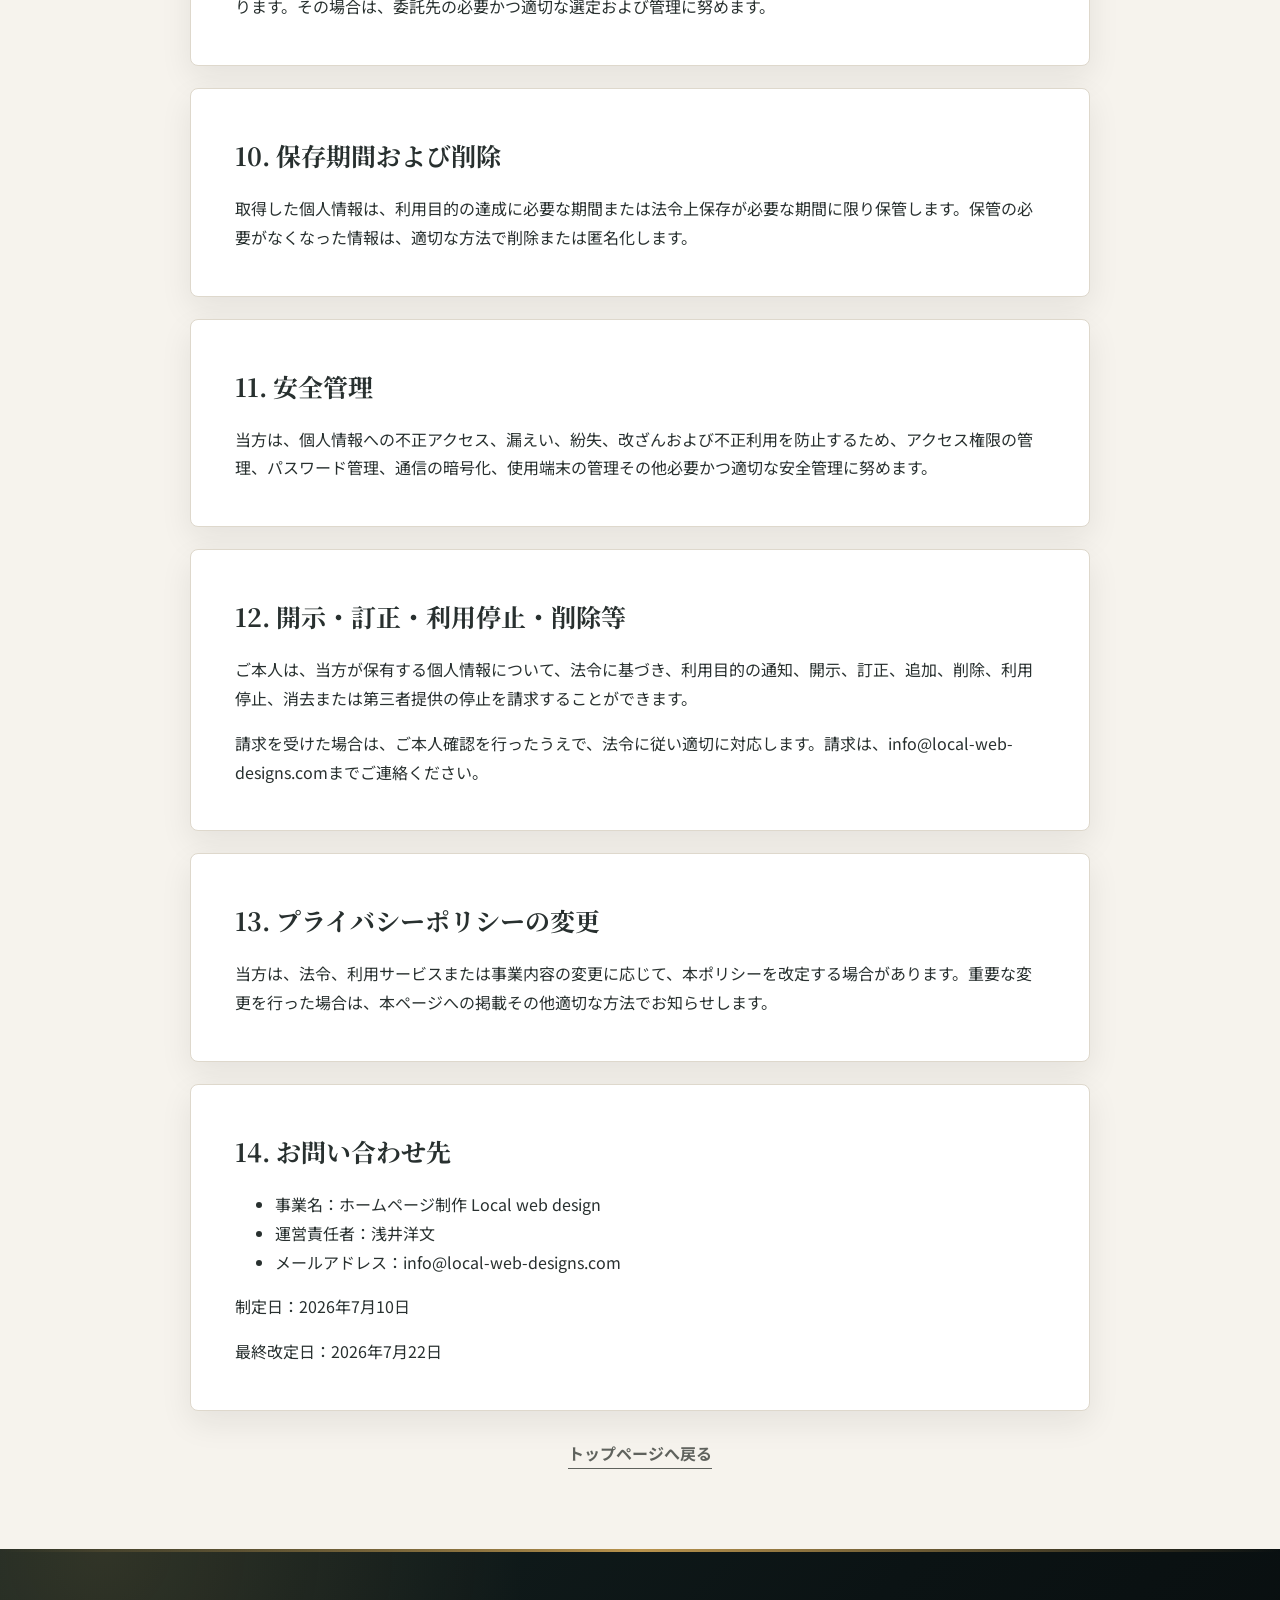
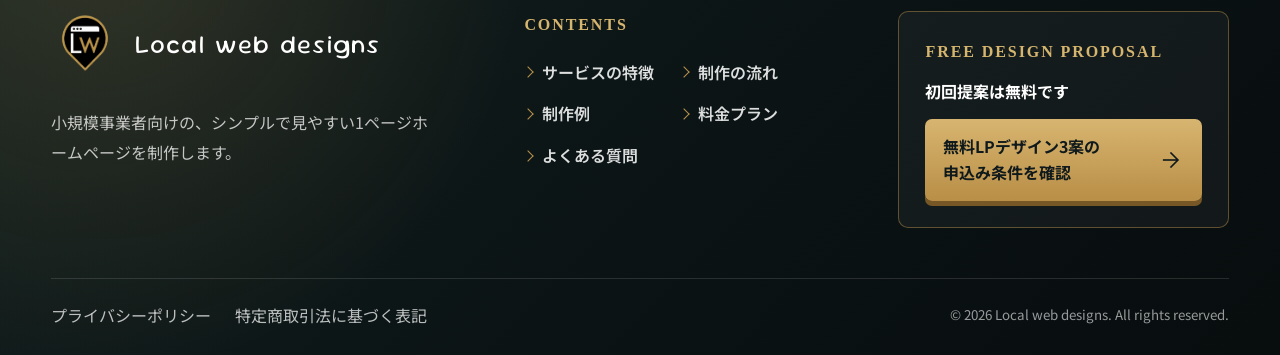
<file: privacy-policy.html>
<!DOCTYPE html>
<html lang="ja">
<head>
  <meta charset="UTF-8">
  <meta name="robots" content="noindex">
  <meta name="viewport" content="width=device-width, initial-scale=1.0">
  <meta name="description" content="Local web designsのプライバシーポリシーです。">
  <title>プライバシーポリシー | Local web designs</title>
  <meta property="og:title" content="プライバシーポリシー | Local web designs">
  <meta property="og:description" content="Local web designsにおける個人情報の取り扱いについてご案内します。">
  <meta property="og:type" content="website">
  <meta property="og:url" content="https://local-web-designs.com/privacy-policy.html">
  <meta property="og:site_name" content="Local web designs">

  <!-- Favicon -->
  <link rel="icon" type="image/png" href="./assets/images/favicon-96x96.png" sizes="96x96">
  <link rel="icon" type="image/svg+xml" href="./assets/images/favicon.svg">
  <link rel="shortcut icon" href="./assets/images/favicon.ico">
  <link rel="apple-touch-icon" sizes="180x180" href="./assets/images/apple-touch-icon.png">
  <link rel="manifest" href="./assets/images/site.webmanifest">

  <link rel="preconnect" href="https://fonts.googleapis.com">
  <link rel="preconnect" href="https://fonts.gstatic.com" crossorigin>
  <link href="https://fonts.googleapis.com/css2?family=Material+Symbols+Outlined&family=Noto+Sans+JP:wght@400;500;600;700&family=Noto+Serif+JP:wght@500;600;700&family=Sour+Gummy:wght@400;500;600;700&display=swap" rel="stylesheet">
  <link rel="stylesheet" href="./assets/css/style.css?v=20260722-2">
</head>
<body class="sub-page">
  <header class="site-header sub-header">
    <a class="site-logo" href="./index.html" aria-label="Local web designs トップページ">
      <img src="./assets/images/logo.png" alt="">
      <span class="site-name">Local web designs</span>
    </a>
    <button class="menu-button" type="button" aria-label="メニューを開閉する" aria-controls="global-nav" aria-expanded="false">
      <span class="material-symbols-outlined" aria-hidden="true">menu</span>
    </button>
    <nav class="global-nav" id="global-nav" aria-label="グローバルナビゲーション">
      <a href="./index.html#features">サービスの特徴</a>
      <a href="./index.html#flow">制作の流れ</a>
      <a href="./index.html#portfolio">制作例</a>
      <a href="./index.html#pricing">料金プラン</a>
      <a href="./index.html#faq">よくある質問</a>
      <a class="nav-contact" href="./lp-design-check.html">無料LPデザイン申込</a>
    </nav>
  </header>

  <main>
    <section class="page-hero" aria-labelledby="privacy-title">
      <p class="section-kicker">PRIVACY POLICY</p>
      <h1 id="privacy-title">プライバシーポリシー</h1>
      <p>Local web designsにおける個人情報の取り扱いについてご案内します。</p>
    </section>

    <div class="privacy-layout">
      <section class="privacy-section">
        <h2>1. 基本方針</h2>
        <p>当方は、個人情報の重要性を認識し、関係法令および本プライバシーポリシーに従って適切に取り扱い、個人情報の保護に努めます。</p>
      </section>

      <section class="privacy-section">
        <h2>2. 運営者情報</h2>
        <ul>
          <li>事業名：ホームページ制作 Local web design</li>
          <li>運営責任者：浅井洋文</li>
          <li>メールアドレス：info@local-web-designs.com</li>
        </ul>
      </section>

      <section class="privacy-section">
        <h2>3. 取得する情報</h2>
        <p>当方は、お申し込み、お問い合わせおよびサイトの利用に際して、次の情報を取得する場合があります。</p>
        <ul>
          <li>氏名</li>
          <li>店名、屋号、会社名、サービス名</li>
          <li>メールアドレス、電話番号</li>
          <li>ホームページ制作やデザイン提案に必要なヒアリング内容</li>
          <li>お問い合わせ内容</li>
          <li>IPアドレス、ブラウザや端末に関する情報、アクセス日時、閲覧ページ</li>
          <li>その他、サイトの安全な運営に必要なアクセス情報</li>
        </ul>
      </section>

      <section class="privacy-section">
        <h2>4. 利用目的</h2>
        <ul>
          <li>無料LPデザイン案の作成およびご提案のため</li>
          <li>ホームページ制作に関するご連絡、確認、見積り、契約対応のため</li>
          <li>お問い合わせへの回答のため</li>
          <li>本人確認、サービス提供および制作進行のため</li>
          <li>サービスの運営および改善のため</li>
          <li>不正利用、不正アクセスおよび迷惑送信の防止のため</li>
          <li>契約、問い合わせおよび制作内容に関する記録を保存するため</li>
          <li>法令上必要な対応を行うため</li>
        </ul>
      </section>

      <section class="privacy-section">
        <h2>5. SSGformの利用</h2>
        <p>当サイトでは、お申し込みおよびお問い合わせフォームの送信処理に、外部フォームサービス「SSGform」を利用しています。フォームに入力された情報は、送信受付、当方への通知、自動返信および不正送信防止のため、SSGformのシステムを経由して処理されます。</p>
        <p>SSGformは、利用目的の達成に必要な外部サービスとして利用しています。SSGformにおける情報の取り扱いには、同サービスの利用規約およびプライバシーポリシーが適用されます。</p>
      </section>

      <section class="privacy-section">
        <h2>6. Cloudflareの利用</h2>
        <p>当サイトでは、Webサイトの配信、通信の高速化、セキュリティの確保ならびに不正アクセスやボットへの対策のため、Cloudflare, Inc.のサービスを利用しています。</p>
        <p>この利用に伴い、IPアドレス、アクセス日時、ブラウザ情報、端末情報その他の通信情報がCloudflareによって処理される場合があります。これらの情報は、Cloudflareのサービス提供に必要な範囲で日本国外において処理される場合があり、その取り扱いには同社のプライバシーポリシーが適用されます。</p>
      </section>

      <section class="privacy-section">
        <h2>7. 生成AIサービスの利用</h2>
        <p>当方は、ホームページ、LPデザイン、文章、構成、画像等の制作補助のため、生成AIサービスを利用する場合があります。</p>
        <p>その際は、原則として氏名、メールアドレス、電話番号その他の個人を直接特定できる情報を除外し、必要に応じて情報を加工または匿名化したうえで、業種、サービス内容、デザインや文章のご要望など、制作に必要な範囲に限定して取り扱います。生成AIによる出力内容はそのまま使用せず、必要に応じて当方が確認および修正を行います。</p>
      </section>

      <section class="privacy-section">
        <h2>8. 個人情報の第三者提供</h2>
        <p>当方は、法令に基づく場合その他法令で認められる場合を除き、ご本人の同意なく個人情報を第三者へ提供しません。</p>
        <p>SSGform、Cloudflare、生成AIサービスその他の外部サービスは、利用目的の達成に必要な範囲で利用します。外部サービスの利用が法令上の第三者提供に該当する場合は、関係法令に従って必要な対応を行います。</p>
      </section>

      <section class="privacy-section">
        <h2>9. 個人情報の取扱いの委託</h2>
        <p>当方は、サービスの運営または制作業務に必要な範囲で、外部事業者へ個人情報の取り扱いを委託する場合があります。その場合は、委託先の必要かつ適切な選定および管理に努めます。</p>
      </section>

      <section class="privacy-section">
        <h2>10. 保存期間および削除</h2>
        <p>取得した個人情報は、利用目的の達成に必要な期間または法令上保存が必要な期間に限り保管します。保管の必要がなくなった情報は、適切な方法で削除または匿名化します。</p>
      </section>

      <section class="privacy-section">
        <h2>11. 安全管理</h2>
        <p>当方は、個人情報への不正アクセス、漏えい、紛失、改ざんおよび不正利用を防止するため、アクセス権限の管理、パスワード管理、通信の暗号化、使用端末の管理その他必要かつ適切な安全管理に努めます。</p>
      </section>

      <section class="privacy-section">
        <h2>12. 開示・訂正・利用停止・削除等</h2>
        <p>ご本人は、当方が保有する個人情報について、法令に基づき、利用目的の通知、開示、訂正、追加、削除、利用停止、消去または第三者提供の停止を請求することができます。</p>
        <p>請求を受けた場合は、ご本人確認を行ったうえで、法令に従い適切に対応します。請求は、info@local-web-designs.comまでご連絡ください。</p>
      </section>

      <section class="privacy-section">
        <h2>13. プライバシーポリシーの変更</h2>
        <p>当方は、法令、利用サービスまたは事業内容の変更に応じて、本ポリシーを改定する場合があります。重要な変更を行った場合は、本ページへの掲載その他適切な方法でお知らせします。</p>
      </section>

      <section class="privacy-section">
        <h2>14. お問い合わせ先</h2>
        <ul>
          <li>事業名：ホームページ制作 Local web design</li>
          <li>運営責任者：浅井洋文</li>
          <li>メールアドレス：info@local-web-designs.com</li>
        </ul>
        <p>制定日：2026年7月10日</p>
        <p>最終改定日：2026年7月22日</p>
      </section>

      <a class="back-link" href="./index.html">トップページへ戻る</a>
    </div>
  </main>

  <footer class="site-footer home-footer">
    <div class="home-footer__inner">
      <div class="home-footer__brand">
        <a class="home-footer__logo" href="./index.html" aria-label="Local web designs トップページ">
          <img src="./assets/images/logo.png" alt="">
          <span>Local web designs</span>
        </a>
        <p>小規模事業者向けの、シンプルで見やすい1ページホームページを制作します。</p>
      </div>
      <nav class="home-footer__nav" aria-label="フッターナビゲーション">
        <p class="home-footer__title">CONTENTS</p>
        <div>
          <a href="./index.html#features">サービスの特徴</a>
          <a href="./index.html#flow">制作の流れ</a>
          <a href="./index.html#portfolio">制作例</a>
          <a href="./index.html#pricing">料金プラン</a>
          <a href="./index.html#faq">よくある質問</a>
        </div>
      </nav>
      <div class="home-footer__cta">
        <p class="home-footer__title">FREE DESIGN PROPOSAL</p>
        <p>初回提案は無料です</p>
        <a href="./lp-design-check.html">
          <span>無料LPデザイン3案の<br>申込み条件を確認</span>
          <span class="material-symbols-outlined" aria-hidden="true">arrow_forward</span>
        </a>
      </div>
    </div>
    <div class="home-footer__bottom">
      <div class="footer-legal-links">
        <a class="footer-policy" href="./privacy-policy.html" aria-current="page">プライバシーポリシー</a>
        <a class="footer-policy" href="./law.html">特定商取引法に基づく表記</a>
      </div>
      <small>&copy; 2026 Local web designs. All rights reserved.</small>
    </div>
  </footer>
  <script src="./assets/js/main.js?v=20260722-1"></script>
</body>
</html>
</file>
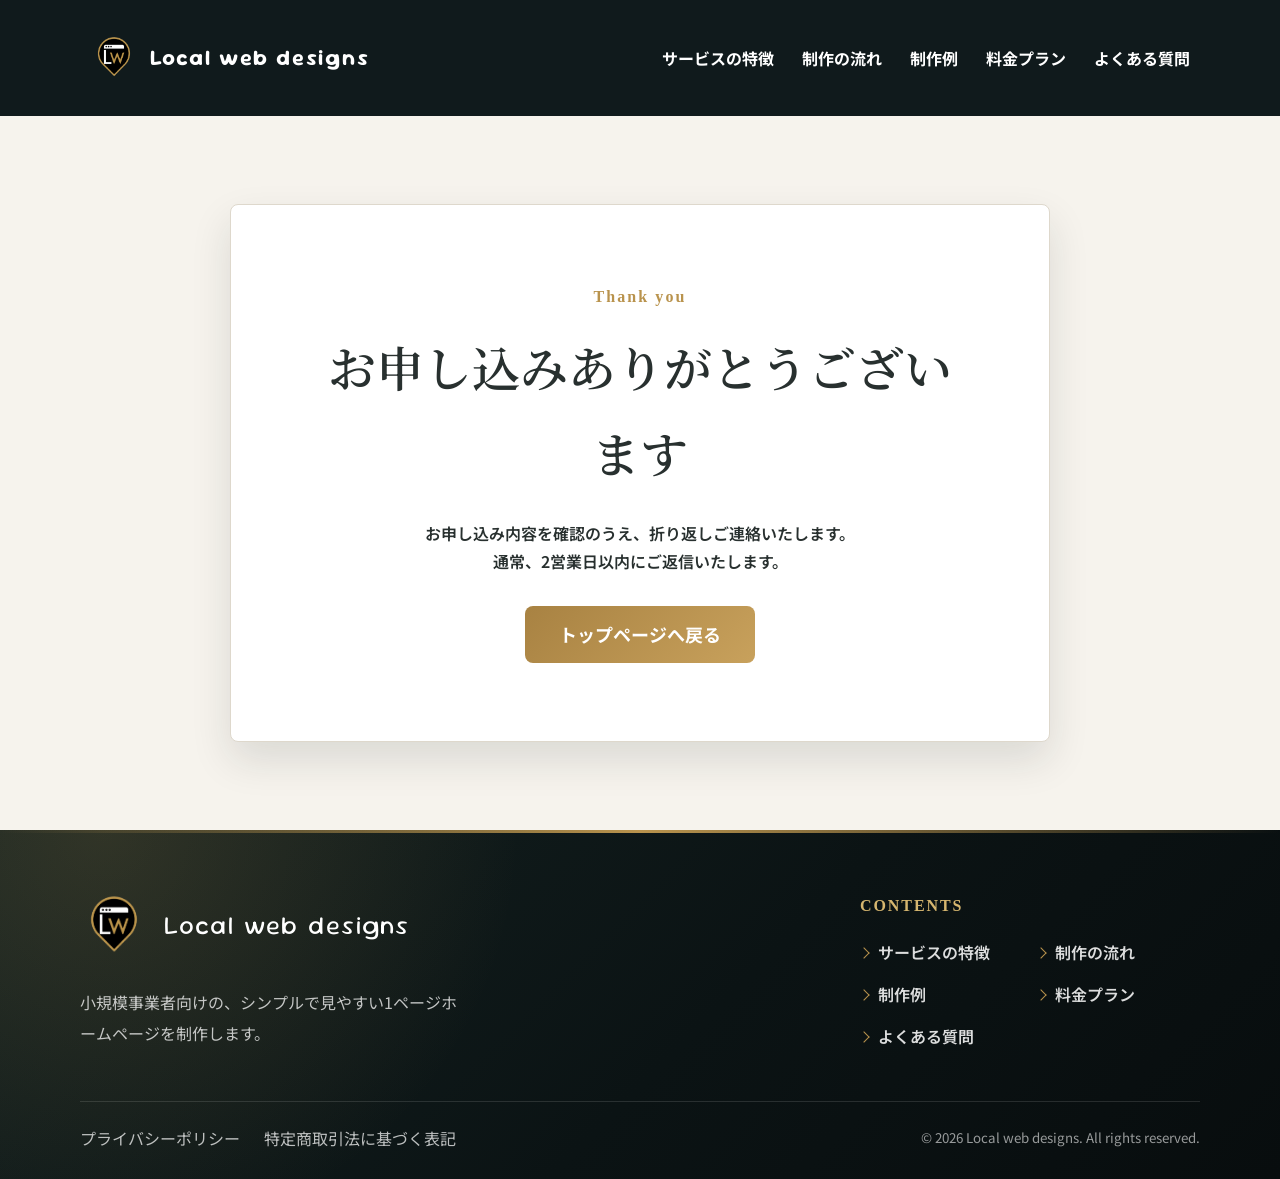
<file: thanks.html>
<!DOCTYPE html>
<html lang="ja">
<head>
  <meta charset="UTF-8">
  <meta name="robots" content="noindex">
  <meta name="viewport" content="width=device-width, initial-scale=1.0">
  <meta name="description" content="Local web designsへのお申し込み完了ページです。">
  <title>お申し込みありがとうございます | Local web designs</title>
  <meta property="og:title" content="お申し込みありがとうございます | Local web designs">
  <meta property="og:description" content="Local web designsへのお申し込み完了ページです。">
  <meta property="og:type" content="website">
  <meta property="og:url" content="https://local-web-designs.com/thanks.html">
  <meta property="og:site_name" content="Local web designs">
  <!-- Favicon -->
  <link rel="icon" type="image/png" href="./assets/images/favicon-96x96.png" sizes="96x96">
  <link rel="icon" type="image/svg+xml" href="./assets/images/favicon.svg">
  <link rel="shortcut icon" href="./assets/images/favicon.ico">
  <link rel="apple-touch-icon" sizes="180x180" href="./assets/images/apple-touch-icon.png">
  <link rel="manifest" href="./assets/images/site.webmanifest">
  <link rel="preconnect" href="https://fonts.googleapis.com">
  <link rel="preconnect" href="https://fonts.gstatic.com" crossorigin>
  <link href="https://fonts.googleapis.com/css2?family=Material+Symbols+Outlined&family=Noto+Sans+JP:wght@400;500;600;700&family=Noto+Serif+JP:wght@500;600;700&family=Sour+Gummy:wght@400;500;600;700&display=swap" rel="stylesheet">
  <link rel="stylesheet" href="./assets/css/style.css?v=20260722-2">
</head>
<body class="sub-page">
  <header class="site-header sub-header">
    <a class="site-logo" href="./index.html" aria-label="Local web designs トップページ">
      <img src="./assets/images/logo.png" alt="">
      <span class="site-name">Local web designs</span>
    </a>
    <button class="menu-button" type="button" aria-label="メニューを開閉する" aria-controls="global-nav" aria-expanded="false">
      <span class="material-symbols-outlined" aria-hidden="true">menu</span>
    </button>
    <nav class="global-nav" id="global-nav" aria-label="グローバルナビゲーション">
      <a href="./index.html#features">サービスの特徴</a>
      <a href="./index.html#flow">制作の流れ</a>
      <a href="./index.html#portfolio">制作例</a>
      <a href="./index.html#pricing">料金プラン</a>
      <a href="./index.html#faq">よくある質問</a>
    </nav>
  </header>

  <main>
    <section class="thanks-panel" aria-labelledby="thanks-title">
      <p class="section-kicker">Thank you</p>
      <h1 id="thanks-title">お申し込みありがとうございます</h1>
      <p>お申し込み内容を確認のうえ、折り返しご連絡いたします。<br>通常、2営業日以内にご返信いたします。</p>
      <a class="primary-button" href="./index.html">トップページへ戻る</a>
    </section>
  </main>

  <footer class="site-footer home-footer home-footer--compact">
    <div class="home-footer__inner">
      <div class="home-footer__brand">
        <a class="home-footer__logo" href="./index.html" aria-label="Local web designs トップページ">
          <img src="./assets/images/logo.png" alt="">
          <span>Local web designs</span>
        </a>
        <p>小規模事業者向けの、シンプルで見やすい1ページホームページを制作します。</p>
      </div>
      <nav class="home-footer__nav" aria-label="フッターナビゲーション">
        <p class="home-footer__title">CONTENTS</p>
        <div>
          <a href="./index.html#features">サービスの特徴</a>
          <a href="./index.html#flow">制作の流れ</a>
          <a href="./index.html#portfolio">制作例</a>
          <a href="./index.html#pricing">料金プラン</a>
          <a href="./index.html#faq">よくある質問</a>
        </div>
      </nav>
    </div>
    <div class="home-footer__bottom">
      <div class="footer-legal-links">
        <a class="footer-policy" href="./privacy-policy.html">プライバシーポリシー</a>
        <a class="footer-policy" href="./law.html">特定商取引法に基づく表記</a>
      </div>
      <small>&copy; 2026 Local web designs. All rights reserved.</small>
    </div>
  </footer>
  <script src="./assets/js/main.js?v=20260722-1"></script>
</body>
</html>
</file>
<file: assets/css/style.css>
:root {
  --ink: #28302f;
  --soft-ink: #5f625d;
  --deep: #101a1c;
  --deep-2: #182324;
  --paper: #f7f5f0;
  --white: #ffffff;
  --line: #ded8cc;
  --gold: #b9934d;
  --gold-dark: #8a6a32;
  --field-border: #cfc8bd;
  --field-background: #fcfbf8;
  --accent-background: #fffcf5;
  --error: #b42318;
  --error-background: #fff5f4;
  --shadow: 0 18px 40px rgba(27, 30, 29, 0.12);
  --card-shadow: 0 12px 32px rgba(27, 30, 29, 0.08);
  --sans: 'Noto Sans JP', sans-serif;
  --serif: 'Noto Serif JP', serif;
}

* {
  box-sizing: border-box;
}

html {
  font-size: 62.5%;
  scroll-behavior: smooth;
}

body {
  margin: 0;
  color: var(--ink);
  background: var(--paper);
  font-family: var(--sans);
  font-size: 1.6rem;
  line-height: 1.8;
  overflow-x: hidden;
}

img {
  display: block;
  max-width: 100%;
}

a {
  color: inherit;
  text-decoration: none;
}

button,
input,
select,
textarea {
  font: inherit;
}

:focus-visible {
  outline: 3px solid rgba(185, 147, 77, 0.55);
  outline-offset: 4px;
}

.material-symbols-outlined {
  font-variation-settings:
    'FILL' 0,
    'wght' 300,
    'GRAD' 0,
    'opsz' 24;
  line-height: 1;
}

.site-header {
  position: absolute;
  top: 0;
  right: 0;
  left: 0;
  z-index: 20;
  display: flex;
  align-items: center;
  justify-content: space-between;
  gap: 24px;
  width: auto;
  max-width: 100vw;
  padding: 34px clamp(22px, 7vw, 108px);
  color: var(--white);
}

.sub-header {
  position: relative;
  background: var(--deep);
}

.site-logo {
  display: inline-flex;
  align-items: center;
  flex: 0 0 auto;
  gap: 12px;
  width: auto;
  max-width: min(320px, calc(100vw - 92px));
  padding: 0;
  background: transparent;
}

.site-logo img {
  width: 48px;
  height: 48px;
  object-fit: contain;
}

.site-name {
  color: var(--white);
  font-family: var(--serif);
  font-size: 2.2rem;
  font-weight: 700;
  letter-spacing: 0.08em;
  line-height: 1.2;
  white-space: nowrap;
}

.site-header .site-name,
.site-footer .home-footer__logo span {
  font-family: 'Sour Gummy', cursive;
}

.global-nav {
  display: flex;
  align-items: center;
  gap: clamp(18px, 2.2vw, 32px);
  font-size: 1.6rem;
  font-weight: 700;
}

.global-nav a {
  flex: 0 0 auto;
  white-space: nowrap;
  transition:
    color 0.2s ease,
    background 0.2s ease;
}

.global-nav a:hover {
  color: #dfc27e;
}

.nav-contact {
  padding: 13px 18px;
  border-radius: 6px;
  background: rgba(0, 0, 0, 0.42);
}

.nav-contact:hover {
  background: rgba(185, 147, 77, 0.85);
  color: var(--white);
}

.menu-button {
  display: none;
  place-items: center;
  width: 46px;
  height: 46px;
  border: 1px solid rgba(255, 255, 255, 0.42);
  color: var(--white);
  background: rgba(0, 0, 0, 0.28);
  cursor: pointer;
}

.mv {
  position: relative;
  display: grid;
  grid-template-columns: minmax(500px, 52%) minmax(0, 1fr);
  min-height: 690px;
  overflow: hidden;
  color: var(--ink);
  background: #f7fbfd;
}

.mv::before {
  position: absolute;
  inset: 0 auto 0 0;
  z-index: 2;
  width: min(52%, 720px);
  border-radius: 0 24px 24px 0;
  background: rgba(255, 255, 255, 0.96);
  box-shadow: 18px 0 42px rgba(20, 48, 70, 0.08);
  clip-path: polygon(0 0, 92% 0, 100% 100%, 0 100%);
  content: '';
}

.hero-image,
.hero-overlay {
  position: absolute;
  top: 0;
  right: 0;
  bottom: 0;
  left: 36%;
  width: 61%;
  height: 100%;
}

.hero-image {
  object-fit: cover;
  object-position: 58% top;
}

.hero-overlay {
  z-index: 1;
  background: linear-gradient(90deg, rgba(255, 255, 255, 0.78) 0%, rgba(255, 255, 255, 0.16) 18%, rgba(255, 255, 255, 0) 34%), linear-gradient(180deg, rgba(255, 255, 255, 0.04), rgba(17, 26, 28, 0.08));
}

.hero-content {
  position: relative;
  z-index: 3;
  align-self: stretch;
  width: min(680px, calc(100% - 40px));
  margin-left: 0;
  padding: 152px clamp(20px, 2vw, 28px) 54px clamp(28px, 5.6vw, 78px);
  border-radius: 0 28px 28px 0;
  background: transparent;
  box-shadow: none;
  clip-path: none;
}

.hero-lead {
  margin: 0 0 18px;
  color: var(--gold-dark);
  font-family: var(--serif);
  font-size: clamp(2.7rem, 2.9vw, 3.6rem);
}

.mv h1 {
  margin: 0;
  font-family: var(--serif);
  font-size: clamp(3.8rem, 3.55vw, 5.2rem);
  font-weight: 600;
  line-height: 1.45;
  color: #17263c;
}

.hero-subtitle {
  margin: 30px 0 34px;
  color: #3d4644;
  font-family: var(--serif);
  font-size: clamp(2.1rem, 2.1vw, 3rem);
  font-weight: 600;
}

.sp-break {
  display: none;
}

.hero-points {
  display: grid;
  grid-template-columns: repeat(3, minmax(0, 1fr));
  gap: 12px;
  width: min(560px, 92%);
  padding: 0;
  margin: 0;
  list-style: none;
}

.hero-points li {
  display: flex;
  align-items: center;
  justify-content: center;
  gap: 10px;
  min-width: 0;
  min-height: 58px;
  border: 1px solid rgba(185, 147, 77, 0.56);
  border-radius: 999px;
  color: #263638;
  background: #fff;
  box-shadow: 0 10px 24px rgba(37, 44, 46, 0.08);
  font-size: 1.6rem;
  font-weight: 700;
}

.hero-points .material-symbols-outlined {
  display: grid;
  place-items: center;
  width: 30px;
  height: 30px;
  border: 1px solid var(--gold);
  border-radius: 50%;
  color: var(--gold);
  font-size: 1.9rem;
}

.hero-badge {
  position: absolute;
  right: clamp(28px, 6vw, 88px);
  bottom: 44px;
  z-index: 3;
  display: grid;
  align-content: center;
  justify-items: center;
  gap: 0.36rem;
  width: clamp(164px, 17vw, 225px);
  aspect-ratio: 1;
  padding: clamp(10px, 1vw, 16px);
  border: 2px solid rgba(255, 240, 192, 0.72);
  border-radius: 50%;
  color: var(--white);
  background: linear-gradient(145deg, #c9a35b, #9d793b);
  box-shadow:
    inset 0 0 0 6px rgba(255, 255, 255, 0.1),
    0 14px 22px rgba(0, 0, 0, 0.24);
  text-align: center;
}

.hero-badge span {
  width: 100%;
  font-size: 1.6rem;
  font-weight: 700;
  line-height: 1.55;
  white-space: nowrap;
}

.hero-badge strong {
  display: block;
  width: 100%;
  margin-top: 4px;
  font-family: var(--serif);
  font-size: clamp(1.6rem, 1.9vw, 2.4rem);
  line-height: 1.38;
  letter-spacing: 0;
}

.worries,
.portfolio,
.flow,
.contact-section,
.page-hero,
.thanks-panel {
  padding-inline: clamp(20px, 7vw, 120px);
}

.worries {
  padding-top: 44px;
  padding-bottom: 58px;
  background: var(--white);
}

.section-title-line {
  display: flex;
  align-items: center;
  justify-content: center;
  gap: 42px;
  margin-bottom: 10px;
}

.section-title-line span {
  width: 70px;
  height: 1px;
  background: var(--gold);
}

h2,
h1 {
  letter-spacing: 0;
}

.section-title-line h2,
.portfolio h2,
.flow h2,
.features h2,
.page-hero h1,
.thanks-panel h1 {
  margin: 0;
  font-family: var(--serif);
  font-weight: 600;
}

.section-title-line h2 {
  font-size: clamp(2.2rem, 2.2vw, 3.1rem);
}

.worry-grid {
  display: grid;
  grid-template-columns: repeat(4, minmax(0, 1fr));
  max-width: 1080px;
  margin: 0 auto;
}

.worry-item {
  min-height: 162px;
  padding: 4px 28px;
  text-align: center;
}

.worry-item + .worry-item {
  border-left: 1px solid var(--line);
}

.worry-item .material-symbols-outlined {
  color: #877f72;
  font-size: 5.8rem;
}

.worry-item p {
  margin: 16px 0 0;
  font-weight: 700;
  line-height: 1.8;
}

.dark-section {
  color: var(--white);
  background: linear-gradient(90deg, #192324, #11191b);
}

.features {
  display: grid;
  grid-template-columns: 1fr 1fr;
  align-items: center;
  min-height: 320px;
}

.features-visual {
  height: 100%;
  min-height: 320px;
}

.features-visual img {
  width: 100%;
  height: 100%;
  object-fit: cover;
  object-position: center;
}

.features-text {
  padding: 50px clamp(24px, 8vw, 120px) 50px clamp(32px, 5vw, 78px);
}

.section-kicker {
  margin: 0 0 12px;
  color: var(--gold);
  font-family: Georgia, serif;
  font-size: 1.6rem;
  font-weight: 700;
  letter-spacing: 0.13em;
}

.features h2,
.portfolio h2,
.flow h2 {
  font-size: clamp(2.7rem, 3vw, 4.2rem);
}

.feature-list {
  display: grid;
  gap: 15px;
  padding: 0;
  margin: 30px 0 0;
  list-style: none;
  font-family: var(--serif);
  font-size: clamp(1.8rem, 1.6vw, 2.4rem);
}

.feature-list li {
  display: flex;
  align-items: center;
  gap: 14px;
}

.feature-list .material-symbols-outlined {
  color: var(--gold);
  font-size: 2.5rem;
}

.server-note {
  max-width: 720px;
  margin-top: 28px;
  padding: 20px 22px;
  border: 1px solid rgba(185, 147, 77, 0.48);
  background: rgba(255, 255, 255, 0.06);
}

.server-note h3 {
  display: flex;
  align-items: center;
  gap: 10px;
  margin: 0 0 10px;
  color: #dfc27e;
  font-family: var(--serif);
  font-size: 2.1rem;
}

.server-note p {
  margin: 7px 0 0;
  line-height: 1.75;
}

.portfolio {
  padding-top: 62px;
  padding-bottom: 52px;
  text-align: center;
  background: var(--paper);
}

.section-copy {
  margin: 14px 0 28px;
  font-weight: 700;
}

.portfolio-grid {
  display: grid;
  grid-template-columns: repeat(3, minmax(0, 1fr));
  gap: 30px 34px;
  max-width: 1180px;
  margin: 0 auto;
}

.portfolio-card {
  padding: 18px 18px 24px;
  border: 1px solid #ded6c8;
  border-radius: 8px;
  background: rgba(255, 255, 255, 0.68);
  box-shadow: 0 10px 28px rgba(52, 48, 42, 0.06);
}

.portfolio-card img {
  width: 100%;
  aspect-ratio: 16 / 9.7;
  object-fit: cover;
  object-position: center;
}

.portfolio-type {
  margin: 18px 0 3px;
  color: var(--soft-ink);
  font-weight: 700;
}

.portfolio-card h3 {
  margin: 0 0 12px;
  font-size: 1.9rem;
}

.portfolio-card p:last-child {
  margin: 0;
  font-weight: 600;
  line-height: 1.9;
}

.pricing,
.faq {
  padding: 76px max(4vw, 20px);
}

.pricing {
  background: var(--white);
}

.pricing-heading,
.faq-heading {
  max-width: 820px;
  margin: 0 auto 34px;
  text-align: center;
}

.pricing-heading h2,
.faq-heading h2 {
  margin: 0;
  font-family: var(--serif);
  font-size: clamp(2.7rem, 3vw, 4.2rem);
  font-weight: 600;
}

.pricing-heading > p:last-child {
  margin: 14px 0 0;
  font-weight: 600;
}

.pricing-card {
  display: grid;
  grid-template-columns: repeat(2, minmax(0, 1fr));
  max-width: 1040px;
  margin: 0 auto;
  overflow: hidden;
  border: 1px solid #d7cebd;
  border-radius: 10px;
  background: var(--accent-background);
  box-shadow: var(--shadow);
}

.pricing-summary,
.payment-plan {
  padding: clamp(28px, 4vw, 48px);
}

.pricing-summary {
  color: var(--white);
  background: linear-gradient(135deg, #172526, #0d1718);
  text-align: center;
}

.pricing-label {
  margin: 0;
  color: #dfc27e;
  font-weight: 700;
}

.pricing-amount {
  margin: 8px 0 14px;
  font-family: var(--serif);
  font-size: 3rem;
  font-weight: 700;
  line-height: 1.2;
}

.pricing-amount strong {
  color: #dfc27e;
  font-size: clamp(6rem, 8vw, 9rem);
}

.pricing-amount span {
  font-family: var(--sans);
  font-size: 1.6rem;
}

.pricing-speed {
  display: flex;
  align-items: center;
  justify-content: center;
  gap: 8px;
  margin: 0;
  font-weight: 700;
}

.payment-plan > p {
  width: fit-content;
  margin: 0 auto 20px;
  padding: 5px 18px;
  color: var(--white);
  background: var(--gold-dark);
  font-weight: 700;
}

.payment-plan div {
  display: flex;
  align-items: center;
  justify-content: space-between;
  gap: 20px;
  padding: 16px 0;
  border-bottom: 1px solid var(--line);
  font-weight: 700;
}

.payment-plan strong {
  color: var(--gold-dark);
  font-family: var(--serif);
  font-size: 2.8rem;
}

.pricing-includes {
  grid-column: 1 / -1;
  padding: 30px clamp(24px, 5vw, 54px) 36px;
  border-top: 1px solid var(--line);
  background: var(--white);
}

.pricing-includes h3,
.pricing-notes h3 {
  margin: 0 0 16px;
  font-family: var(--serif);
  font-size: 2.3rem;
}

.pricing-includes ul {
  display: grid;
  grid-template-columns: repeat(2, minmax(0, 1fr));
  gap: 10px 34px;
  padding: 0;
  margin: 0;
  list-style: none;
}

.pricing-includes li {
  position: relative;
  padding-left: 28px;
  font-weight: 600;
}

.pricing-includes li::before {
  position: absolute;
  top: 0;
  left: 0;
  color: var(--gold);
  content: '✓';
  font-weight: 700;
}

.pricing-notes {
  max-width: 1040px;
  margin: 28px auto 0;
  padding: 24px clamp(20px, 4vw, 36px);
  border-left: 4px solid var(--gold);
  background: var(--paper);
}

.pricing-notes ul {
  margin: 0;
  padding-left: 22px;
}

.pricing-cta {
  width: min(620px, 100%);
  margin: 30px auto 0;
}

.flow {
  padding-top: 34px;
  padding-bottom: 70px;
  text-align: center;
  background: var(--paper);
}

.flow-steps {
  display: grid;
  grid-template-columns: repeat(5, minmax(0, 1fr));
  gap: 22px;
  max-width: 1540px;
  margin: 42px auto 0;
}

.flow-step {
  position: relative;
  min-width: 0;
  padding: 28px 22px 30px;
  border: 1px solid rgba(185, 147, 77, 0.28);
  border-radius: 10px;
  background: rgba(255, 255, 255, 0.82);
  box-shadow: 0 10px 28px rgba(27, 30, 29, 0.07);
}

.flow-step:not(:last-child)::after {
  position: absolute;
  z-index: 1;
  top: 50%;
  right: -22px;
  display: grid;
  width: 22px;
  height: 42px;
  place-items: center;
  color: var(--gold);
  content: '›';
  background: var(--paper);
  font-size: 3rem;
  line-height: 1;
  transform: translateY(-50%);
}

.flow-number {
  margin: 0 0 18px;
  color: var(--gold);
  font-family: Georgia, serif;
  font-size: 2.5rem;
  font-weight: 700;
}

.flow-step .material-symbols-outlined {
  color: #81776c;
  font-size: 5.4rem;
}

.flow-step h3 {
  min-height: 66px;
  margin: 18px 0 14px;
  font-size: clamp(1.8rem, 1.35vw, 2.1rem);
  line-height: 1.55;
}

.flow-step p:last-child {
  margin: 0;
  color: var(--soft-ink);
  font-weight: 500;
  line-height: 1.85;
  text-align: left;
}

.flow-step mark {
  padding-inline: 0.12em;
  -webkit-box-decoration-break: clone;
  box-decoration-break: clone;
}

.large-contact-button {
  display: grid;
  grid-template-columns: auto 1fr;
  align-items: center;
  gap: clamp(14px, 2vw, 24px);
  min-height: 92px;
  padding: clamp(20px, 3vw, 34px);
  border: 1px solid rgba(255, 255, 255, 0.22);
  border-radius: 8px;
  color: var(--white);
  background: linear-gradient(180deg, #d8b570 0%, #c69d56 55%, #b88d45 100%);
  box-shadow:
    inset 0 1px 0 rgba(255, 255, 255, 0.42),
    inset 0 -2px 0 rgba(111, 78, 29, 0.24),
    0 6px 0 #8f6b32,
    0 14px 26px rgba(0, 0, 0, 0.22);
  transition:
    transform 0.2s ease,
    filter 0.2s ease,
    box-shadow 0.2s ease;
}

.large-contact-button:hover,
.primary-button:hover,
.submit-button:hover {
  filter: brightness(1.06);
  transform: translateY(-2px);
}

.large-contact-button:hover {
  box-shadow:
    inset 0 1px 0 rgba(255, 255, 255, 0.48),
    inset 0 -2px 0 rgba(111, 78, 29, 0.22),
    0 8px 0 #8f6b32,
    0 18px 30px rgba(0, 0, 0, 0.24);
}

.large-contact-button:active {
  filter: brightness(0.98);
  transform: translateY(4px);
  box-shadow:
    inset 0 1px 0 rgba(255, 255, 255, 0.3),
    inset 0 -1px 0 rgba(111, 78, 29, 0.2),
    0 2px 0 #8f6b32,
    0 7px 14px rgba(0, 0, 0, 0.2);
}

.large-contact-button .material-symbols-outlined:first-child {
  font-size: clamp(3.8rem, 4.5vw, 5.4rem);
}

.large-contact-button small {
  display: block;
  width: fit-content;
  margin: 0 auto 10px;
  padding: 4px 22px;
  border: 1px solid rgba(255, 255, 255, 0.45);
  font-size: 1.6rem;
  line-height: 1.4;
}

.large-contact-button span:nth-child(2) {
  font-size: clamp(1.8rem, 2vw, 2.6rem);
  font-weight: 700;
  line-height: 1.55;
  text-align: center;
}

.site-footer {
  padding: 22px;
  color: rgba(255, 255, 255, 0.72);
  background: #0c1213;
  text-align: center;
}

.site-footer a {
  color: var(--white);
  text-decoration: underline;
  text-underline-offset: 4px;
}

.footer-policy {
  display: inline-block;
  margin-bottom: 8px;
}

.site-footer small {
  display: block;
}

.home-footer {
  position: relative;
  padding: 0;
  overflow: hidden;
  color: rgba(255, 255, 255, 0.74);
  background: radial-gradient(circle at 8% 0, rgba(185, 147, 77, 0.18), transparent 34%), linear-gradient(135deg, #142120 0%, #0b1314 55%, #080d0e 100%);
  text-align: left;
}

.home-footer::before {
  position: absolute;
  top: 0;
  left: 0;
  width: 100%;
  height: 3px;
  background: linear-gradient(90deg, transparent, var(--gold), transparent);
  content: '';
}

.home-footer a {
  text-decoration: none;
}

.home-footer__inner,
.home-footer__bottom {
  width: min(1400px, 92%);
  margin-inline: auto;
}

.home-footer__inner {
  display: grid;
  grid-template-columns: minmax(300px, 1.2fr) minmax(260px, 0.9fr) minmax(300px, 1fr);
  gap: clamp(42px, 6vw, 88px);
  padding: 62px 0 50px;
}

.home-footer--compact .home-footer__inner,
.home-footer--compact .home-footer__bottom {
  width: min(1120px, 92%);
}

.home-footer--compact .home-footer__inner {
  grid-template-columns: minmax(360px, 1fr) minmax(260px, 340px);
  gap: clamp(50px, 8vw, 120px);
}

.home-footer__brand > p {
  max-width: 390px;
  margin: 20px 0 0;
  line-height: 1.9;
}

.home-footer__logo {
  display: inline-flex;
  align-items: center;
  gap: 16px;
  color: var(--white);
}

.home-footer__logo img {
  width: 68px;
  height: 68px;
  object-fit: contain;
}

.home-footer__logo span {
  font-family: Georgia, var(--serif);
  font-size: clamp(2rem, 2vw, 2.8rem);
  letter-spacing: 0.08em;
  line-height: 1.25;
}

.home-footer__title {
  margin: 0 0 18px;
  color: #d6b66f;
  font-family: Georgia, serif;
  font-weight: 700;
  letter-spacing: 0.12em;
}

.home-footer__nav > div {
  display: grid;
  grid-template-columns: repeat(2, minmax(0, 1fr));
  gap: 13px;
}

.home-footer__nav a {
  position: relative;
  width: fit-content;
  padding-left: 18px;
  color: rgba(255, 255, 255, 0.86);
  font-weight: 600;
  transition:
    color 0.2s ease,
    transform 0.2s ease;
}

.home-footer__nav a::before {
  position: absolute;
  top: 0.68em;
  left: 0;
  width: 7px;
  height: 7px;
  border-top: 1px solid var(--gold);
  border-right: 1px solid var(--gold);
  content: '';
  transform: rotate(45deg);
}

.home-footer__nav a:hover,
.home-footer__nav a:focus-visible {
  color: #e4c57d;
  transform: translateX(4px);
}

.home-footer__cta {
  align-self: start;
  padding: 26px;
  border: 1px solid rgba(185, 147, 77, 0.46);
  border-radius: 10px;
  background: rgba(255, 255, 255, 0.045);
}

.home-footer__cta > p:nth-child(2) {
  margin: -8px 0 14px;
  color: var(--white);
  font-weight: 700;
}

.home-footer__cta > a {
  display: flex;
  align-items: center;
  justify-content: space-between;
  gap: 18px;
  padding: 15px 18px;
  border-radius: 7px;
  color: var(--deep);
  background: linear-gradient(180deg, #d7b570, #b98e46);
  box-shadow: 0 5px 0 #765725;
  font-weight: 700;
  line-height: 1.6;
  transition:
    filter 0.2s ease,
    transform 0.2s ease,
    box-shadow 0.2s ease;
}

.home-footer__cta > a:hover,
.home-footer__cta > a:focus-visible {
  filter: brightness(1.06);
  transform: translateY(-2px);
  box-shadow: 0 7px 0 #765725;
}

.home-footer__cta .material-symbols-outlined {
  flex: 0 0 auto;
  font-size: 2.6rem;
}

.home-footer__bottom {
  display: flex;
  align-items: center;
  justify-content: space-between;
  gap: 24px;
  padding: 22px 0 26px;
  border-top: 1px solid rgba(255, 255, 255, 0.12);
}

.footer-legal-links {
  display: flex;
  flex-wrap: wrap;
  gap: 8px 24px;
}

.home-footer .footer-policy {
  margin: 0;
  color: rgba(255, 255, 255, 0.72);
  font-size: 1.6rem;
}

.home-footer .footer-policy:hover,
.home-footer .footer-policy:focus-visible {
  color: #e4c57d;
}

.home-footer__bottom small {
  color: rgba(255, 255, 255, 0.58);
}

.sub-page {
  background: #f6f3ed;
}

.page-hero {
  padding-top: 76px;
  padding-bottom: 40px;
  text-align: center;
}

.page-hero h1,
.thanks-panel h1 {
  font-size: clamp(3.2rem, 4vw, 4.8rem);
}

.page-hero p:last-child {
  margin: 18px auto 0;
  font-weight: 600;
}

.contact-section {
  padding-bottom: 78px;
}

.contact-form {
  display: grid;
  grid-template-columns: repeat(2, minmax(0, 1fr));
  gap: 24px;
  max-width: 920px;
  margin: 0 auto;
  padding: clamp(24px, 5vw, 54px);
  border: 1px solid var(--line);
  border-radius: 8px;
  background: var(--white);
  box-shadow: var(--shadow);
}

.contact-form label {
  display: grid;
  gap: 8px;
  font-weight: 700;
}

.contact-form em {
  display: inline-block;
  margin-left: 6px;
  padding: 1px 8px;
  color: var(--white);
  background: var(--gold);
  font-size: 1.6rem;
  font-style: normal;
}

.contact-form input,
.contact-form textarea {
  width: 100%;
  border: 1px solid var(--field-border);
  border-radius: 4px;
  padding: 13px 14px;
  background: var(--field-background);
}

.contact-form textarea {
  resize: vertical;
}

.full-field {
  grid-column: 1 / -1;
}

.privacy-check {
  display: flex !important;
  grid-template-columns: auto 1fr;
  align-items: center;
}

.privacy-check input {
  width: 20px;
  height: 20px;
}

.submit-button,
.primary-button {
  display: inline-flex;
  align-items: center;
  justify-content: center;
  min-height: 56px;
  border: 0;
  border-radius: 8px;
  color: var(--white);
  background: linear-gradient(135deg, #a88242, #c8a15c);
  font-size: clamp(1.6rem, 1.5vw, 1.8rem);
  font-weight: 700;
  cursor: pointer;
  transition:
    transform 0.2s ease,
    filter 0.2s ease;
}

.back-link {
  display: block;
  width: fit-content;
  margin: 28px auto 0;
  border-bottom: 1px solid currentColor;
  color: var(--soft-ink);
  font-weight: 700;
}

.thanks-panel {
  max-width: 820px;
  margin: 88px auto;
  padding-top: 78px;
  padding-bottom: 78px;
  border: 1px solid var(--line);
  border-radius: 8px;
  background: var(--white);
  box-shadow: var(--shadow);
  text-align: center;
}

.thanks-panel p:not(.section-kicker) {
  margin: 22px 0 30px;
  font-weight: 600;
}

.primary-button {
  padding: 12px 34px;
}

.free-design-cta {
  padding: 56px clamp(20px, 7vw, 120px);
  color: var(--white);
  background: linear-gradient(135deg, #263638, #11191b);
}

.free-design-cta__inner {
  display: grid;
  grid-template-columns: 1fr minmax(30%, 45%);
  gap: 48px;
  align-items: center;
  max-width: 1180px;
  margin: 0 auto;
}

.free-design-cta h2 {
  margin: 0 0 12px;
  font-family: var(--serif);
  font-size: clamp(2.6rem, 2.8vw, 4rem);
  font-weight: 600;
  line-height: 1.5;
}

.free-design-cta p:last-child {
  margin: 0;
}

.free-design-cta__button small {
  font-size: 1.6rem;
}

.form-page-hero {
  padding-bottom: 32px;
}

.form-progress {
  position: sticky;
  top: 12px;
  z-index: 19;
  width: min(720px, calc(100% - 32px));
  margin: 12px auto 0;
  border: 1px solid rgba(185, 147, 77, 0.34);
  border-radius: 12px;
  background: rgba(255, 200, 180, 0.96);
  box-shadow: 0 8px 20px rgba(27, 30, 29, 0.1);
  backdrop-filter: blur(10px);
}

.form-progress__inner {
  padding: 10px 16px 12px;
}

.form-progress__status {
  display: grid;
  grid-template-columns: auto minmax(0, 1fr) auto;
  align-items: center;
  gap: 14px;
  margin: 0 0 7px;
  line-height: 1.4;
}

.form-progress__count,
.form-progress__remaining {
  color: var(--soft-ink);
  font-weight: 700;
  white-space: nowrap;
}

.form-progress__count {
  color: var(--gold-dark);
  letter-spacing: 0.04em;
}

.form-progress__status strong {
  min-width: 0;
  overflow: hidden;
  color: var(--ink);
  text-overflow: ellipsis;
  white-space: nowrap;
}

.form-progress__track {
  height: 4px;
  overflow: hidden;
  border-radius: 999px;
  background: rgba(185, 147, 77, 0.16);
}

.form-progress__bar {
  display: block;
  width: 0;
  height: 100%;
  border-radius: inherit;
  background: linear-gradient(90deg, var(--gold-dark), var(--gold));
  transition: width 0.25s ease;
}

.standard-includes-note {
  margin: 0 0 24px;
  padding: 16px 18px;
  border: 1px solid rgba(185, 147, 77, 0.45);
  background: var(--accent-background);
  font-weight: 700;
}

.form-layout {
  width: min(1100px, 92%);
  margin: 0 auto;
  padding-bottom: 80px;
}

.design-form {
  display: grid;
  gap: 30px;
}

.step-nav {
  display: grid;
  grid-template-columns: repeat(6, minmax(0, 1fr));
  gap: 8px;
  padding: 0;
  margin: 0;
  list-style: none;
}

.step-nav li {
  display: grid;
  place-items: center;
  gap: 5px;
  min-width: 0;
  padding: 11px 4px;
  border-bottom: 2px solid var(--gold);
  color: var(--soft-ink);
  background: rgba(255, 255, 255, 0.7);
  font-weight: 700;
  text-align: center;
}

.step-nav span {
  display: grid;
  place-items: center;
  width: 28px;
  height: 28px;
  border-radius: 50%;
  color: var(--white);
  background: var(--gold);
}

.form-step {
  padding: clamp(24px, 5vw, 54px);
  border: 1px solid var(--line);
  border-radius: 8px;
  background: var(--white);
  box-shadow: var(--card-shadow);
}

.form-step__heading {
  display: flex;
  align-items: center;
  gap: 18px;
  padding-bottom: 18px;
  margin-bottom: 28px;
  border-bottom: 1px solid var(--line);
}

.form-step__heading > span {
  flex: 0 0 auto;
  padding: 5px 12px;
  color: var(--white);
  background: var(--gold);
  font-family: Georgia, serif;
  font-weight: 700;
  letter-spacing: 0.08em;
  white-space: nowrap;
}

.form-step h2 {
  margin: 0;
  font-family: var(--serif);
  font-size: clamp(2.5rem, 3vw, 3.4rem);
  font-weight: 600;
}

.form-grid {
  display: grid;
  grid-template-columns: repeat(2, minmax(0, 1fr));
  gap: 22px;
}

.contact-grid {
  grid-template-columns: repeat(3, minmax(0, 1fr));
}

.contact-grid + .form-grid {
  margin-top: 24px;
}

.form-step > .form-grid {
  margin-top: 24px;
}

.field,
.field-group {
  display: grid;
  gap: 10px;
  min-width: 0;
  margin: 24px 0 0;
  font-weight: 700;
}

.form-grid .field {
  margin-top: 0;
}

.field-group {
  padding: 0;
  border: 0;
}

.field-group > legend {
  margin-bottom: 10px;
}

.choice-note {
  display: inline-block;
  font-weight: 400;
}

.choice-instruction {
  margin: 0;
  color: var(--soft-ink);
  font-weight: 400;
}

.choice-rank {
  flex: 0 0 auto;
  margin-left: auto;
  padding: 3px 7px;
  color: var(--white);
  background: var(--gold);
  font-size: inherit;
  font-weight: 700;
  line-height: 1.3;
  white-space: nowrap;
}

.conditional-field[hidden] {
  display: none;
}

.goal-field-group {
  margin-bottom: 0;
}

.form-step__heading + :is(.field, .field-group, .form-grid),
.form-step > .field-help + :is(.field, .field-group, .form-grid) {
  margin-top: 0;
}

.field em,
.field-group em {
  display: inline-block;
  margin-left: 6px;
  padding: 1px 8px;
  color: var(--white);
  background: var(--gold);
  font-style: normal;
}

.field input,
.field select,
.field textarea {
  width: 100%;
  min-height: 50px;
  padding: 12px 14px;
  border: 1px solid var(--field-border);
  border-radius: 4px;
  color: var(--ink);
  background: var(--field-background);
}

.field textarea {
  resize: vertical;
}

.field input:focus,
.field select:focus,
.field textarea:focus {
  border-color: var(--gold);
}

.field.has-validation-error > input,
.field.has-validation-error > select,
.field.has-validation-error > textarea {
  border-color: var(--error);
  background: var(--error-background);
  box-shadow: 0 0 0 3px rgba(180, 35, 24, 0.16);
}

.field.has-validation-error > span:first-child,
.field-group.has-validation-error > legend {
  color: var(--error);
}

.field-group.has-validation-error {
  border-radius: 4px;
  outline: 2px solid var(--error);
  outline-offset: 7px;
  box-shadow: 0 0 0 7px rgba(180, 35, 24, 0.08);
}

.scope-agreement.has-validation-error {
  border-color: var(--error);
  background: var(--error-background);
  box-shadow: 0 0 0 3px rgba(180, 35, 24, 0.16);
}

.has-validation-error {
  scroll-margin-top: 110px;
}

.form-validation-message {
  width: min(520px, 100%);
  margin: 28px auto 0;
  padding: 13px 16px;
  border: 1px solid var(--error);
  border-radius: 4px;
  color: var(--error);
  background: var(--error-background);
  font-weight: 700;
  text-align: center;
}

.field-help {
  margin: 0 0 18px;
  padding: 13px 16px;
  border-left: 3px solid var(--gold);
  color: var(--soft-ink);
  background: var(--paper);
  font-weight: 600;
}

.choice-grid {
  display: grid;
  grid-template-columns: repeat(3, minmax(0, 1fr));
  gap: 10px;
}

.choice-grid.compact {
  grid-template-columns: repeat(4, minmax(0, 1fr));
}

.choice-grid label {
  position: relative;
  display: flex;
  min-width: 0;
  cursor: pointer;
}

.choice-grid input {
  position: absolute;
  opacity: 0;
  pointer-events: none;
}

.choice-grid span {
  display: flex;
  flex: 1;
  align-items: center;
  min-height: 52px;
  padding: 11px 12px 11px 42px;
  border: 1px solid #d8d1c5;
  border-radius: 4px;
  background: var(--field-background);
  font-weight: 600;
  line-height: 1.5;
  transition:
    border-color 0.2s ease,
    background 0.2s ease;
}

.choice-grid span::before {
  position: absolute;
  top: 50%;
  left: 14px;
  width: 18px;
  height: 18px;
  border: 2px solid #b8afa2;
  border-radius: 3px;
  content: '';
  transform: translateY(-50%);
}

.choice-grid input[type='radio'] + span::before {
  border-radius: 50%;
}

.choice-grid input:checked + span {
  border-color: var(--gold);
  background: #f8f2e6;
}

.choice-grid input:disabled + span {
  opacity: 0.45;
  cursor: not-allowed;
}

.choice-grid input:checked + span::before {
  border-color: var(--gold);
  background: var(--gold);
  box-shadow: inset 0 0 0 4px #f8f2e6;
}

.choice-grid input:focus-visible + span {
  outline: 3px solid rgba(185, 147, 77, 0.55);
  outline-offset: 3px;
}

.page-sections {
  margin-top: 14px;
  padding: 18px;
  border: 1px dashed var(--gold);
  background: #fcfaf5;
}

.free-includes {
  padding: 20px 24px;
  border-left: 4px solid var(--gold);
  background: var(--paper);
}

.additional-scope {
  margin-top: 24px;
}

.free-includes h3,
.estimate-card h3 {
  width: fit-content;
  margin: 0 0 10px;
  padding-inline: 0.08em;
  font-family: var(--serif);
  font-size: 2.1rem;
  line-height: 1.5;
  background: linear-gradient(transparent 68%, rgba(195, 151, 69, 0.28) 68%);
}

.free-includes ul,
.estimate-card ul {
  margin: 0;
  padding-left: 22px;
}

.estimate-card {
  display: grid;
  grid-template-columns: 1fr auto;
  gap: 28px;
  align-items: center;
  margin-top: 24px;
  padding: 24px;
  border: 2px solid var(--gold);
  background: var(--accent-background);
}

.estimate-card > p {
  min-width: 220px;
  margin: 0;
  text-align: right;
  font-weight: 700;
}

.estimate-card > div > p {
  margin: 0;
  color: var(--soft-ink);
  font-weight: 600;
}

.estimate-card strong {
  display: block;
  color: var(--gold-dark);
  font-family: var(--serif);
  font-size: clamp(3.2rem, 4vw, 4.6rem);
  line-height: 1.3;
}

.estimate-note {
  color: var(--soft-ink);
  font-weight: 600;
}

.design-submit {
  display: flex;
  width: min(520px, 100%);
  margin: 28px auto 0;
}

.form-confirmation {
  scroll-margin-top: 110px;
  padding: clamp(28px, 5vw, 54px);
  border: 1px solid var(--line);
  border-radius: 8px;
  background: var(--white);
  box-shadow: var(--card-shadow);
}

.form-confirmation[hidden] {
  display: none;
}

.form-confirmation:focus {
  outline: none;
}

.form-confirmation__heading {
  padding-bottom: 24px;
  border-bottom: 1px solid var(--line);
  text-align: center;
}

.form-confirmation__heading h2 {
  margin: 6px 0 10px;
  font-family: var(--serif);
  font-size: clamp(2.6rem, 3vw, 3.6rem);
}

.form-confirmation__heading > p:last-child {
  margin: 0;
  color: var(--soft-ink);
  font-weight: 600;
}

.confirmation-section {
  margin-top: 32px;
}

.confirmation-section h3 {
  margin: 0 0 14px;
  padding: 8px 14px;
  border-left: 4px solid var(--gold);
  background: var(--paper);
  font-family: var(--serif);
  font-size: 2.1rem;
}

.confirmation-list {
  display: grid;
  grid-template-columns: repeat(2, minmax(0, 1fr));
  margin: 0;
  border-top: 1px solid var(--line);
}

.confirmation-item {
  min-width: 0;
  padding: 16px;
  border-right: 1px solid var(--line);
  border-bottom: 1px solid var(--line);
}

.confirmation-item:nth-child(even) {
  border-right: 0;
}

.confirmation-item dt {
  margin-bottom: 6px;
  color: var(--soft-ink);
  font-weight: 700;
}

.confirmation-item dd {
  margin: 0;
  overflow-wrap: anywhere;
  font-weight: 600;
  line-height: 1.7;
  white-space: pre-wrap;
}

.confirmation-item dd.is-empty {
  color: #81776c;
  font-weight: 500;
}

.confirmation-actions {
  display: flex;
  justify-content: center;
  gap: 18px;
  margin-top: 36px;
}

.turnstile-verification {
  display: grid;
  justify-items: center;
  margin-top: 24px;
}

#turnstile-widget:empty {
  display: none;
}

#turnstile-status {
  margin: 10px 0 0;
  color: var(--soft-ink);
  font-weight: 600;
  text-align: center;
}

#turnstile-status.is-error {
  color: var(--error);
}

.confirmation-back-button,
.confirmation-submit-button {
  width: min(360px, 100%);
  min-height: 56px;
  border-radius: 8px;
  font-weight: 700;
  cursor: pointer;
}

.confirmation-back-button {
  border: 1px solid var(--gold-dark);
  color: var(--gold-dark);
  background: var(--white);
  transition:
    color 0.2s ease,
    background 0.2s ease;
}

.confirmation-back-button:hover,
.confirmation-back-button:focus-visible {
  color: var(--white);
  background: var(--gold-dark);
}

.confirmation-submit-button {
  border: 0;
}

.confirmation-submit-button:disabled {
  cursor: wait;
  opacity: 0.7;
}

.mobile-only {
  display: none;
}

.check-layout {
  width: min(1000px, 92%);
  margin: 0 auto;
  padding-bottom: 80px;
}

.check-info-grid {
  display: grid;
  grid-template-columns: repeat(2, minmax(0, 1fr));
  gap: 24px;
}

.check-info-card,
.application-conditions,
.precheck-card {
  padding: clamp(24px, 5vw, 40px);
  border: 1px solid var(--line);
  border-radius: 8px;
  background: var(--white);
  box-shadow: var(--card-shadow);
}

.check-info-card > .material-symbols-outlined {
  color: var(--gold);
  font-size: 4.8rem;
}

.check-info-card h2,
.application-conditions h2 {
  margin: 12px 0;
  font-family: var(--serif);
  font-size: clamp(2.3rem, 3vw, 3.2rem);
  font-weight: 600;
}

.check-info-card ul {
  padding-left: 22px;
  margin-bottom: 0;
  font-weight: 600;
}

.application-conditions,
.precheck-card {
  margin-top: 28px;
}

.application-conditions p:last-child {
  margin-bottom: 0;
}

.precheck-list {
  display: grid;
  gap: 12px;
  margin: 24px 0;
}

.precheck-list label,
.scope-agreement {
  display: grid;
  grid-template-columns: auto 1fr;
  gap: 14px;
  align-items: center;
  padding: 16px;
  border: 1px solid #d8d1c5;
  border-radius: 4px;
  background: var(--field-background);
  font-weight: 700;
  cursor: pointer;
}

.precheck-list input,
.scope-agreement input {
  width: 22px;
  height: 22px;
  accent-color: var(--gold);
}

.precheck-button {
  display: flex;
  width: min(520px, 100%);
  margin: 12px auto 0;
}

.precheck-button.is-disabled {
  opacity: 0.42;
  cursor: not-allowed;
  filter: grayscale(0.6);
  pointer-events: auto;
}

.precheck-button.is-disabled:hover {
  filter: grayscale(0.6);
  transform: none;
}

.precheck-status {
  margin: 12px 0 0;
  color: var(--soft-ink);
  font-weight: 700;
  text-align: center;
}

.precheck-legal-note {
  margin: 14px 0 0;
  color: var(--soft-ink);
  text-align: center;
}

.precheck-legal-note a {
  color: var(--gold-dark);
  text-decoration: underline;
  text-underline-offset: 4px;
}

.scope-agreement {
  margin-top: 24px;
  border-color: var(--gold);
  background: var(--accent-background);
}

.privacy-agreement {
  margin-top: 12px;
}

.privacy-check a {
  color: var(--gold-dark);
  text-decoration: underline;
  text-underline-offset: 4px;
}

/* #features,
#portfolio,
#pricing,
#flow,
#faq {
  scroll-margin-top: 0px;
} */

.scope-agreement em {
  display: inline-block;
  margin-left: 6px;
  padding: 1px 8px;
  color: var(--white);
  background: var(--gold);
  font-style: normal;
}

.faq {
  background: #f1eee7;
}

.faq-list {
  display: grid;
  gap: 12px;
  max-width: 960px;
  margin: 0 auto;
}

.faq-list details {
  border: 1px solid var(--line);
  border-radius: 6px;
  background: var(--white);
  box-shadow: 0 8px 22px rgba(27, 30, 29, 0.05);
}

.faq-list summary {
  position: relative;
  padding: 20px 58px 20px 24px;
  cursor: pointer;
  font-family: var(--serif);
  font-size: 1.9rem;
  font-weight: 700;
  list-style: none;
}

.faq-list summary::-webkit-details-marker {
  display: none;
}

.faq-list summary::after {
  position: absolute;
  top: 50%;
  right: 24px;
  color: var(--gold-dark);
  content: '+';
  font-family: var(--sans);
  font-size: 2.8rem;
  transform: translateY(-50%);
}

.faq-list details[open] summary::after {
  content: '−';
}

.faq-list details p {
  margin: 0;
  padding: 0 24px 22px;
  color: var(--soft-ink);
  font-weight: 600;
}

.privacy-layout {
  width: min(900px, 92%);
  margin: 0 auto;
  padding-bottom: 80px;
}

.privacy-section {
  padding: clamp(24px, 5vw, 44px);
  border: 1px solid var(--line);
  border-radius: 8px;
  background: var(--white);
  box-shadow: var(--card-shadow);
}

.privacy-section + .privacy-section {
  margin-top: 22px;
}

.privacy-section h2 {
  margin: 0 0 12px;
  font-family: var(--serif);
  font-size: 2.5rem;
}

.privacy-section p,
.privacy-section ul {
  margin-bottom: 0;
}

.privacy-section a {
  color: var(--gold-dark);
  text-decoration: underline;
  text-underline-offset: 4px;
}

.legal-details {
  margin: 0;
  border-top: 1px solid var(--line);
}

.legal-details__row {
  display: grid;
  grid-template-columns: minmax(180px, 220px) minmax(0, 1fr);
  border-right: 1px solid var(--line);
  border-bottom: 1px solid var(--line);
  border-left: 1px solid var(--line);
}

.legal-details dt,
.legal-details dd {
  padding: 18px 20px;
  overflow-wrap: anywhere;
}

.legal-details dt {
  font-weight: 700;
  background: #f4efe5;
}

.legal-details dd {
  margin: 0;
}

.legal-enacted-date {
  margin: 24px 0 0;
  text-align: right;
}

.scroll-fadein {
  opacity: 0;
  transform: translateY(24px);
  transition:
    opacity 0.65s ease var(--fade-delay, 0ms),
    transform 0.65s ease var(--fade-delay, 0ms);
}

.scroll-fadein.is-visible {
  opacity: 1;
  transform: translateY(0);
}

@media (min-width: 981px) and (max-width: 1120px) {
  .site-header {
    gap: 16px;
    padding-inline: max(3vw, 28px);
  }

  .site-logo {
    gap: 8px;
    max-width: 250px;
    padding-right: 8px;
  }

  .global-nav {
    gap: clamp(8px, 1vw, 12px);
  }

  .nav-contact {
    padding: 11px 12px;
  }
}

.form-step__heading + .estimate-card {
  margin-top: 0;
}

.payment-summary {
  margin-top: 24px;
}

@media (min-width: 981px) and (max-width: 1500px) {
  .flow-steps {
    grid-template-columns: repeat(6, minmax(0, 1fr));
    max-width: 1120px;
  }

  .flow-step {
    grid-column: span 2;
  }

  .flow-step:nth-child(4) {
    grid-column: 2 / span 2;
  }

  .flow-step:nth-child(3)::after {
    display: none;
  }
}

@media (max-width: 980px) {
  #features,
  #portfolio,
  #pricing,
  #flow,
  #faq {
    scroll-margin-top: 90px;
  }

  .site-header {
    position: fixed;
    min-height: 82px;
    padding: 16px max(4vw, 18px);
    border-bottom: 1px solid rgba(185, 147, 77, 0.18);
    background: rgba(12, 22, 22, 0.88);
    box-shadow: 0 10px 30px rgba(4, 12, 12, 0.16);
    backdrop-filter: blur(14px);
    transition:
      background 0.25s ease,
      box-shadow 0.25s ease;
  }

  .sub-page main {
    padding-top: 82px;
  }

  .form-progress {
    top: 94px;
  }

  .contact-grid {
    grid-template-columns: repeat(2, minmax(0, 1fr));
  }

  .contact-grid .field:first-child {
    grid-column: 1 / -1;
  }

  .mood-choice-grid,
  .priority-choice-grid {
    grid-template-columns: repeat(2, minmax(0, 1fr));
  }

  .site-logo {
    max-width: none;
    padding: 0;
  }

  .menu-button {
    position: relative;
    top: auto;
    right: auto;
    z-index: 50;
    display: grid !important;
    width: 50px;
    height: 50px;
    opacity: 1;
    visibility: visible;
    border: 1px solid rgba(211, 173, 97, 0.72);
    border-radius: 50%;
    color: #e3c47f;
    background: rgba(255, 255, 255, 0.06);
    box-shadow: inset 0 0 0 1px rgba(255, 255, 255, 0.04);
    transition:
      color 0.2s ease,
      background 0.2s ease,
      transform 0.2s ease;
  }

  .menu-button:hover,
  .menu-button[aria-expanded='true'] {
    color: var(--deep);
    background: #d3ad61;
  }

  .menu-button:active {
    transform: scale(0.94);
  }

  .menu-button .material-symbols-outlined {
    font-size: 2.8rem;
    transition: transform 0.25s ease;
  }

  .menu-button[aria-expanded='true'] .material-symbols-outlined {
    transform: rotate(90deg);
  }

  .global-nav {
    position: fixed;
    top: 94px;
    right: max(4vw, 18px);
    z-index: 45;
    display: grid;
    gap: 2px;
    width: min(340px, 92vw);
    max-height: calc(100dvh - 112px);
    padding: 12px;
    overflow-y: auto;
    border: 1px solid rgba(211, 173, 97, 0.34);
    border-radius: 12px;
    background: rgba(13, 24, 23, 0.98);
    box-shadow: 0 24px 60px rgba(0, 0, 0, 0.34);
    opacity: 0;
    visibility: hidden;
    transform: translateY(-12px) scale(0.98);
    transform-origin: top right;
    pointer-events: none;
    transition:
      opacity 0.2s ease,
      transform 0.2s ease,
      visibility 0.2s;
  }

  .global-nav.is-open {
    opacity: 1;
    visibility: visible;
    transform: translateY(0) scale(1);
    pointer-events: auto;
  }

  .global-nav a {
    position: relative;
    padding: 14px 48px 14px 16px;
    border-radius: 7px;
    color: rgba(255, 255, 255, 0.92);
  }

  .global-nav a::after {
    position: absolute;
    top: 50%;
    right: 18px;
    color: var(--gold);
    content: '›';
    font-size: 2.4rem;
    line-height: 1;
    transform: translateY(-54%);
  }

  .global-nav a:hover,
  .global-nav a:focus-visible {
    color: var(--white);
    background: rgba(211, 173, 97, 0.14);
  }

  .nav-contact {
    margin-top: 8px;
    color: var(--deep) !important;
    background: linear-gradient(135deg, #d7b368, #b98d42);
    text-align: center;
  }

  .nav-contact::after {
    color: var(--deep) !important;
  }

  .mv {
    display: grid;
    grid-template-columns: 1fr;
    min-height: 760px;
    background: #f8f6f1;
  }

  .mv::before {
    display: none;
  }

  .hero-content {
    width: min(610px, calc(100% - 44px));
    margin: 0 auto;
    padding: 138px 32px 42px;
    border-radius: 0 22px 22px 0;
    background: rgba(255, 255, 255, 0.94);
    box-shadow: 0 16px 34px rgba(25, 45, 55, 0.08);
    clip-path: none;
  }

  .hero-image,
  .hero-overlay {
    left: 34%;
    width: 66%;
  }

  .hero-overlay {
    background: linear-gradient(90deg, rgba(248, 246, 241, 0.95), rgba(248, 246, 241, 0.3), rgba(248, 246, 241, 0));
  }

  .hero-badge {
    right: 28px;
    bottom: 24px;
  }

  .worry-grid,
  .portfolio-grid {
    grid-template-columns: repeat(2, minmax(0, 1fr));
  }

  .worry-item:nth-child(3) {
    border-left: 0;
  }

  .worry-item:nth-child(n + 3) {
    border-top: 1px solid var(--line);
    padding-top: 28px;
  }

  .features,
  .free-design-cta__inner {
    grid-template-columns: 1fr;
  }

  .features-text {
    padding: 42px 28px;
  }

  .flow-steps {
    grid-template-columns: repeat(2, minmax(0, 1fr));
  }

  .pricing-includes ul {
    grid-template-columns: 1fr;
  }

  .flow-step:not(:last-child)::after {
    display: none;
  }

  .free-design-cta__button {
    width: min(580px, 100%);
  }

  .choice-grid.compact {
    grid-template-columns: repeat(3, minmax(0, 1fr));
  }
}

@media (max-width: 640px) {
  .form-progress {
    top: 92px;
    width: calc(100% - 24px);
    margin-top: 10px;
    border-radius: 10px;
  }

  .form-progress__inner {
    padding: 9px 12px 10px;
  }

  .form-progress__status {
    gap: 8px;
  }

  .form-progress__count-prefix,
  .form-progress__count-suffix,
  .form-progress__remaining-suffix {
    display: none;
  }

  .site-logo {
    gap: 10px;
    max-width: calc(100vw - 90px);
    padding: 4px 8px 4px 4px;
  }

  .site-logo img {
    width: 42px;
    height: 42px;
  }

  .site-name {
    font-size: 2rem;
  }

  .mv {
    display: grid;
    grid-template-columns: 1fr;
    min-height: 720px;
    background: #f8f6f1;
  }

  .hero-image,
  .hero-overlay {
    position: absolute;
    top: 0;
    right: 0;
    bottom: 0;
    left: 30%;
    width: 70%;
    height: 100%;
    min-height: 0;
    aspect-ratio: auto;
  }

  .hero-image {
    object-position: 58% top;
  }

  .hero-overlay {
    display: block;
    z-index: 1;
    background: linear-gradient(90deg, rgba(248, 246, 241, 0.98) 0%, rgba(248, 246, 241, 0.9) 24%, rgba(248, 246, 241, 0.32) 58%, rgba(248, 246, 241, 0.04) 100%), linear-gradient(180deg, rgba(248, 246, 241, 0.12), rgba(17, 26, 28, 0.08));
  }

  .hero-content {
    width: min(86%, 330px);
    margin: 0;
    padding: 118px 10px 42px 18px;
    border-radius: 0;
    background: transparent;
    box-shadow: none;
  }

  .mv h1 {
    font-size: clamp(3rem, 8.6vw, 3.6rem);
    line-height: 1.5;
  }

  .hero-subtitle {
    font-size: 1.8rem;
    line-height: 1.7;
  }

  .sp-break {
    display: inline;
  }

  .hero-points {
    grid-template-columns: 1fr;
    width: min(210px, 100%);
    gap: 10px;
  }

  .hero-points li {
    justify-content: flex-start;
    min-height: 52px;
    padding-inline: 10px;
    font-size: 1.6rem;
  }

  .hero-badge {
    position: absolute;
    right: 12px;
    bottom: 12px;
    left: auto;
    top: auto;
    width: clamp(120px, 32vw, 136px);
    margin: 0;
  }

  .hero-badge span {
    font-size: 1.6rem;
  }

  .hero-badge strong {
    font-size: 1.6rem;
  }

  .section-title-line {
    gap: 16px;
  }

  .section-title-line span {
    width: 10px;
  }

  .worry-grid,
  .portfolio-grid,
  .flow-steps,
  .contact-form,
  .form-grid,
  .estimate-card,
  .check-info-grid {
    grid-template-columns: 1fr;
  }

  .pricing-card {
    grid-template-columns: 1fr;
  }

  .pricing-includes {
    grid-column: auto;
  }

  .pricing,
  .faq {
    padding: 30px max(4vw, 16px);
  }

  .faq-list summary {
    padding: 18px 50px 18px 18px;
  }

  .faq-list details p {
    padding: 0 18px 20px;
  }

  .worry-item,
  .worry-item + .worry-item {
    border-left: 0;
    border-top: 1px solid var(--line);
    padding-top: 26px;
    padding-bottom: 26px;
  }

  .worry-item:first-child {
    border-top: 0;
  }

  .features-visual {
    min-height: 220px;
  }

  .large-contact-button {
    grid-template-columns: auto 1fr;
    padding: 20px;
  }

  .contact-form {
    padding: 24px;
  }

  .privacy-check {
    align-items: flex-start;
  }

  .free-design-cta {
    padding-block: 44px;
  }

  .free-design-cta__inner {
    gap: 28px;
  }

  .form-layout {
    width: 92%;
  }

  .step-nav {
    grid-template-columns: repeat(3, minmax(0, 1fr));
  }

  .step-nav li {
    font-size: 1.6rem;
  }

  .form-step {
    padding: 22px 16px;
  }

  .form-step__heading {
    align-items: flex-start;
    gap: 10px;
  }

  .choice-grid,
  .choice-grid.compact {
    grid-template-columns: 1fr;
  }

  .choice-grid span {
    min-height: 54px;
  }

  .page-sections {
    padding: 12px;
  }

  .estimate-card > p {
    min-width: 0;
    padding-top: 18px;
    border-top: 1px solid var(--line);
    text-align: left;
  }

  .confirmation-list {
    grid-template-columns: 1fr;
  }

  .confirmation-item {
    border-right: 0;
  }

  .confirmation-actions {
    flex-direction: column-reverse;
  }

  .confirmation-back-button,
  .confirmation-submit-button {
    width: 100%;
  }

  .mobile-only {
    display: inline;
  }

  .precheck-list label,
  .scope-agreement {
    align-items: flex-start;
  }
}

@media (max-width: 430px) {
  .mv h1 {
    font-size: clamp(2.7rem, 8vw, 3.2rem);
    line-height: 1.35;
  }
  .free-includes h3,
  .estimate-card h3 {
    font-size: 1.8rem;
  }
}

@media (max-width: 400px) {
  .form-step h2 {
    font-size: 2rem;
  }
}

@media (max-width: 360px) {
  .hero-points {
    width: min(168px, 50vw, 100%);
  }

  .hero-badge {
    right: 10px;
    left: auto;
    top: auto;
    width: 118px;
  }
}

/* Top page: reference-lp.png alignment. Form and sub-page styles are intentionally unchanged. */
.home-page a:focus-visible {
  outline: 3px solid rgba(185, 147, 77, 0.7);
  outline-offset: 4px;
}

.home-page .site-header {
  padding-inline: max(4vw, 22px);
}

.home-page .site-logo {
  padding: 0;
}

.home-page .mv {
  display: block;
  min-height: clamp(640px, 50vw, 760px);
  color: var(--white);
  background: var(--deep);
}

.home-page .mv::before {
  display: none;
}

.home-page .hero-image,
.home-page .hero-overlay {
  inset: 0;
  width: 100%;
  height: 100%;
}

.home-page .hero-image {
  object-position: center top;
}

.home-page .hero-overlay {
  display: block;
  z-index: 1;
  background: linear-gradient(90deg, rgba(13, 24, 22, 0.9) 0%, rgba(13, 24, 22, 0.78) 33%, rgba(13, 24, 22, 0.34) 58%, rgba(13, 24, 22, 0.08) 78%), linear-gradient(180deg, rgba(8, 15, 14, 0.22), rgba(8, 15, 14, 0.12));
}

.home-page .hero-content {
  align-self: auto;
  width: min(860px, 85%);
  margin: 0;
  padding: clamp(165px, 13vw, 210px) 20px 62px max(4vw, 70px);
  color: var(--white);
  background: transparent;
  box-shadow: none;
}

.home-page .hero-lead {
  color: #d3ad61;
  font-size: clamp(3rem, 3vw, 4.6rem);
}

.home-page .mv h1 {
  color: var(--white);
  font-size: clamp(4.6rem, 4.7vw, 6.8rem);
  line-height: 1.42;
  text-shadow: 0 2px 12px rgba(0, 0, 0, 0.45);
}

.home-page .hero-subtitle {
  color: var(--white);
  text-shadow: 0 2px 10px rgba(0, 0, 0, 0.45);
}

.home-page .hero-points {
  gap: 14px;
  width: min(650px, 100%);
}

.home-page .hero-points li {
  min-height: 68px;
  border: 1px solid rgba(185, 147, 77, 0.8);
  border-radius: 0;
  color: var(--white);
  background: rgba(10, 20, 19, 0.44);
  box-shadow: none;
}

.home-page .hero-badge {
  right: max(5vw, 42px);
  bottom: 28px;
  width: clamp(190px, 17vw, 260px);
}

.home-page .hero-badge span {
  font-size: 1.6rem;
  white-space: normal;
}

.home-page .worries,
.home-page .portfolio,
.home-page .flow {
  padding-inline: max(4vw, 20px);
}

.home-page .worries {
  padding-top: 54px;
  padding-bottom: 68px;
}

.home-page .worry-grid,
.home-page .portfolio-grid {
  max-width: 1200px;
}

.home-page .features {
  grid-template-columns: minmax(0, 1.15fr) minmax(420px, 0.85fr);
  min-height: 400px;
}

.home-page .features-visual {
  width: 100%;
  height: 100%;
  min-height: 400px;
  overflow: hidden;
}

.home-page .features-visual img {
  object-position: right center;
}

.home-page .features-text {
  width: auto;
  margin: 0;
  padding: 54px max(4vw, 42px);
}

.home-page .portfolio {
  padding-top: 72px;
  padding-bottom: 74px;
}

.home-page .portfolio-card {
  padding: 20px 20px 28px;
  border-color: #d7cebd;
  background: rgba(255, 255, 255, 0.78);
}

.home-page .flow {
  padding-top: 42px;
  padding-bottom: 88px;
}

.home-page .free-design-cta {
  padding-inline: max(4vw, 22px);
}

.home-page .global-nav,
.home-page .section-kicker,
.home-page .hero-points li,
.home-page .large-contact-button small {
  font-size: 1.6rem;
}

@media (min-width: 981px) and (max-width: 1120px) {
  .home-page .hero-points {
    width: min(630px, 86%);
  }
}

@media (max-width: 980px) {
  .home-footer__inner {
    grid-template-columns: repeat(2, minmax(0, 1fr));
    gap: 38px;
  }

  .home-footer__brand {
    grid-column: 1 / -1;
  }

  .home-footer--compact .home-footer__inner {
    grid-template-columns: 1fr;
    gap: 36px;
  }

  .home-footer--compact .home-footer__brand {
    grid-column: auto;
  }

  .home-footer--compact .home-footer__nav > div {
    gap: 14px 24px;
  }

  .home-page .hero-content {
    width: min(700px, 82%);
    padding-left: max(4vw, 30px);
  }

  .home-page .hero-points {
    width: min(650px, calc(100% - 190px));
  }

  .home-page .hero-badge {
    right: max(3vw, 18px);
    width: 170px;
  }
}

@media (min-width: 641px) and (max-width: 800px) {
  .home-page .feature-list {
    gap: 12px;
    margin-top: 22px;
    font-size: 1.6rem;
    line-height: 1.7;
  }
}

@media (min-width: 641px) and (max-width: 1024px) {
  .home-page .features {
    grid-template-columns: 1fr;
    min-height: 0;
  }

  .home-page .features-visual {
    height: auto;
    min-height: 0;
    aspect-ratio: 1580 / 787;
    background: var(--deep);
  }

  .home-page .features-visual img {
    object-fit: contain;
    object-position: center;
  }

  .home-page .features-text {
    width: 92%;
    margin: 0 auto;
    padding: 46px 0 52px;
  }
}

@media (min-width: 801px) and (max-width: 1024px) {
  .home-page .features-text {
    display: grid;
    grid-template-columns: minmax(0, 0.85fr) minmax(360px, 1.15fr);
    gap: 12px 40px;
    align-items: start;
  }

  .home-page .features-text .section-kicker,
  .home-page .features-text h2,
  .home-page .feature-list {
    grid-column: 1;
  }

  .home-page .feature-list {
    margin-top: 18px;
  }

  .home-page .server-note {
    grid-column: 2;
    grid-row: 2 / 4;
    width: 100%;
    max-width: none;
    margin-top: 0;
  }
}

@media (max-width: 1024px) {
  .home-page .features-text {
    order: 1;
  }

  .home-page .features-visual {
    order: 2;
  }
}

@media (min-width: 641px) and (max-width: 700px) {
  .home-page .hero-points {
    grid-template-columns: 1fr;
    justify-items: start;
    width: 350px;
    max-width: 350px;
  }

  .home-page .hero-points li {
    justify-content: flex-start;
    width: 350px;
    padding-inline: 28px;
  }
}

@media (min-width: 701px) and (max-width: 980px) {
  .home-page .hero-points {
    grid-template-columns: repeat(2, minmax(0, 1fr));
    width: min(650px, calc(100% - 100px));
  }
}

@media (max-width: 640px) {
  .home-footer__inner {
    grid-template-columns: 1fr;
    gap: 36px;
    padding: 48px 0 38px;
  }

  .home-footer__brand {
    grid-column: auto;
  }

  .home-footer__logo img {
    width: 58px;
    height: 58px;
  }

  .home-footer__nav > div {
    grid-template-columns: repeat(2, minmax(0, 1fr));
    gap: 14px 20px;
  }

  .home-footer__cta {
    padding: 22px 18px;
  }

  .home-footer__bottom {
    flex-direction: column;
    align-items: flex-start;
    gap: 12px;
  }

  .legal-details__row {
    grid-template-columns: 1fr;
  }

  .legal-details dt {
    border-bottom: 1px solid var(--line);
  }

  .home-page .features {
    grid-template-columns: 1fr;
  }

  .home-page .mv {
    min-height: 780px;
  }

  .home-page .hero-image {
    object-position: 58% top;
  }

  .home-page .hero-overlay {
    background: linear-gradient(90deg, rgba(13, 24, 22, 0.93) 0%, rgba(13, 24, 22, 0.76) 48%, rgba(13, 24, 22, 0.2) 100%), linear-gradient(180deg, rgba(8, 15, 14, 0.2), rgba(8, 15, 14, 0.2));
  }

  .home-page .hero-content {
    width: 92%;
    padding: 118px 8px 36px max(4vw, 16px);
  }

  .home-page .hero-lead {
    font-size: 2.4rem;
  }

  .home-page .mv h1 {
    font-size: clamp(2.7rem, 7.5vw, 3rem);
    line-height: 1.42;
  }

  .home-page .hero-subtitle {
    font-size: 1.6rem;
  }

  .home-page .hero-points {
    width: min(220px, 100%);
  }

  .home-page .hero-points li {
    min-height: 54px;
    background: rgba(10, 20, 19, 0.58);
  }

  .home-page .hero-badge {
    right: max(4vw, 12px);
    bottom: 14px;
    width: 190px;
  }

  .home-page .hero-badge strong {
    font-size: 1.8rem;
  }

  .home-page .worries,
  .home-page .portfolio,
  .home-page .flow,
  .home-page .free-design-cta {
    padding-inline: max(4vw, 16px);
  }

  .home-page .features-visual {
    width: 100%;
    height: clamp(230px, 68vw, 320px);
    min-height: 0;
    background: var(--deep);
  }

  .home-page .features-visual img {
    object-position: center;
    object-fit: contain;
  }

  .home-page .features-text {
    width: 92%;
    padding: 38px 0 44px;
    margin: 0 auto;
  }
}

@media (min-width: 501px) and (max-width: 640px) {
  .home-page .hero-badge {
    top: clamp(340px, 54vw, 370px);
    right: max(4vw, 12px);
    bottom: auto;
    left: auto;
  }
}

@media (max-width: 500px) {
  .home-page .mv {
    min-height: 830px;
  }

  .home-page .hero-content {
    padding-bottom: 18px;
  }

  .home-page .hero-badge {
    position: relative;
    right: auto;
    bottom: auto;
    left: auto;
    margin-right: max(4vw, 12px);
    margin-left: auto;
    margin-top: 12px;
  }
}

@media (prefers-reduced-motion: reduce) {
  html {
    scroll-behavior: auto;
  }

  .scroll-fadein {
    opacity: 1;
    transform: none;
    transition: none;
  }
}
</file>
